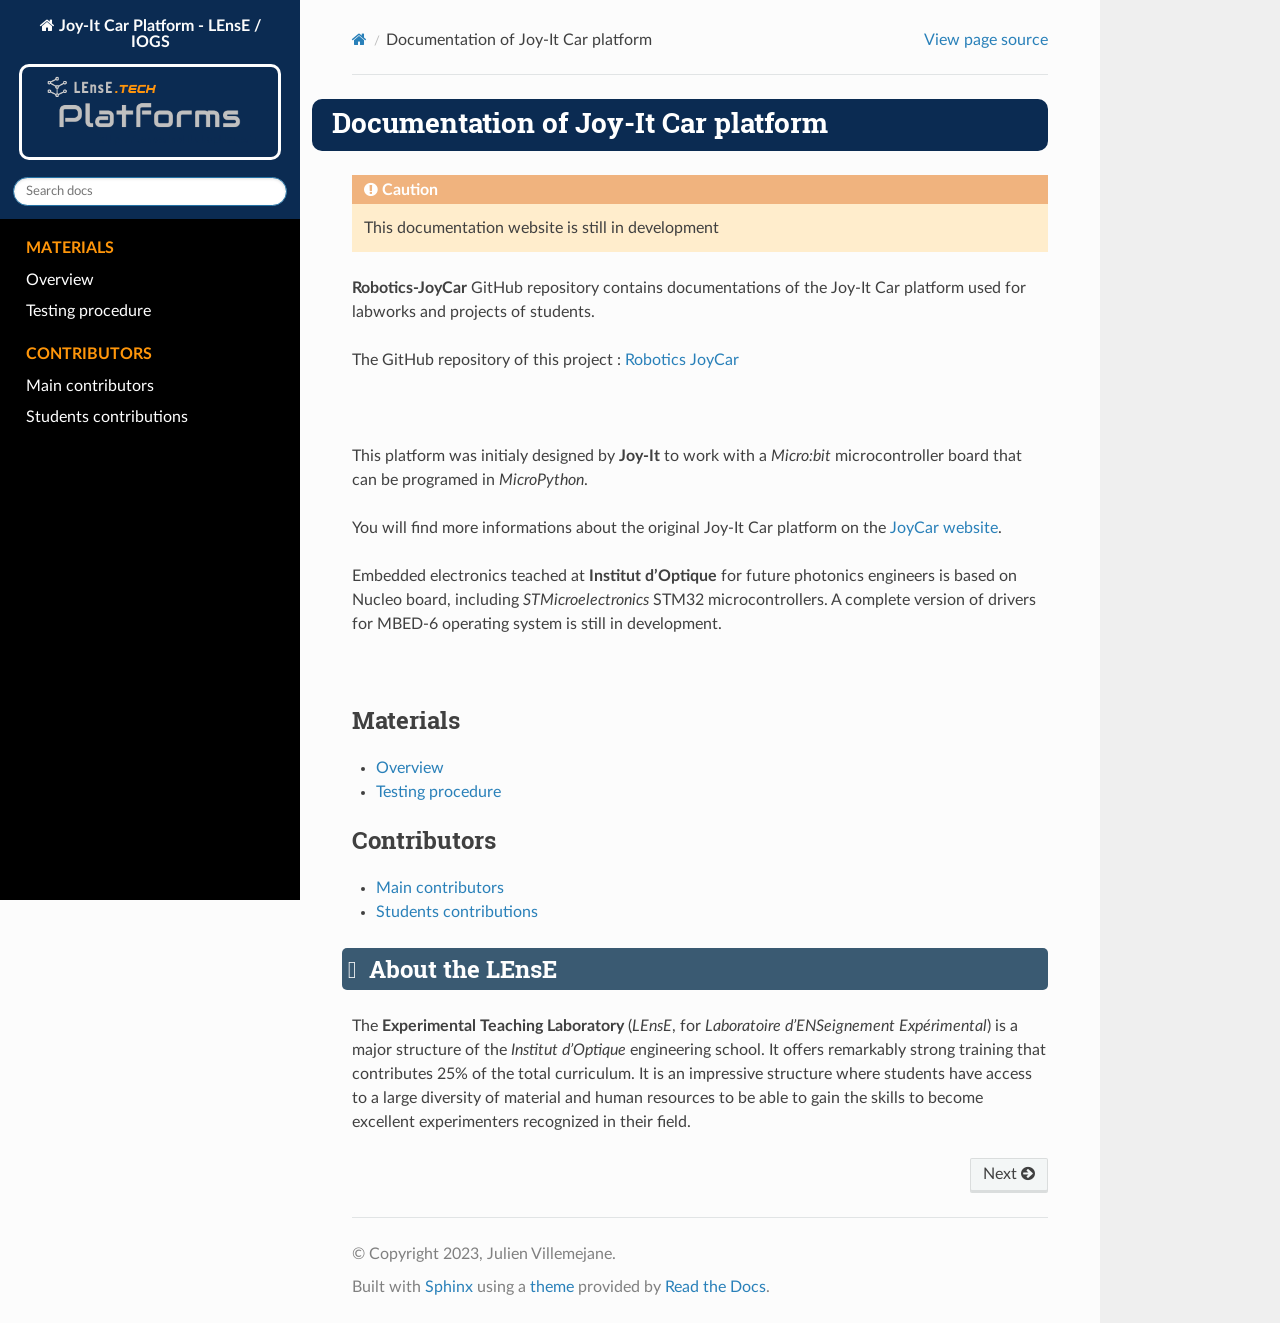
<file: index.html>
<!DOCTYPE html>
<html class="writer-html5" lang="en" data-content_root="./">
<head>
  <meta charset="utf-8" /><meta name="viewport" content="width=device-width, initial-scale=1" />

  <meta name="viewport" content="width=device-width, initial-scale=1.0" />
  <title>Documentation of Joy-It Car platform &mdash; Joy-It Car Platform - LEnsE / IOGS 0.1 documentation</title>
      <link rel="stylesheet" type="text/css" href="_static/pygments.css?v=b86133f3" />
      <link rel="stylesheet" type="text/css" href="_static/css/theme.css?v=e59714d7" />
      <link rel="stylesheet" type="text/css" href="_static/css/lense-platforms.css?v=64eb0f87" />
      <link rel="stylesheet" type="text/css" href="_static/css/links.css?v=7a4609b2" />
      <link rel="stylesheet" type="text/css" href="https://iogs-lense.github.io/lense.tech/assets/css/fontawesome/css/all.css" />

  
      <script src="_static/jquery.js?v=5d32c60e"></script>
      <script src="_static/_sphinx_javascript_frameworks_compat.js?v=2cd50e6c"></script>
      <script src="_static/documentation_options.js?v=2709fde1"></script>
      <script src="_static/doctools.js?v=9bcbadda"></script>
      <script src="_static/sphinx_highlight.js?v=dc90522c"></script>
    <script src="_static/js/theme.js"></script>
    <link rel="index" title="Index" href="genindex.html" />
    <link rel="search" title="Search" href="search.html" />
    <link rel="next" title="Overview of the platform" href="contents/material_overview.html" /> 
</head>

<body class="wy-body-for-nav"> 
  <div class="wy-grid-for-nav">
    <nav data-toggle="wy-nav-shift" class="wy-nav-side">
      <div class="wy-side-scroll">
        <div class="wy-side-nav-search" >

          
          
          <a href="#" class="icon icon-home">
            Joy-It Car Platform - LEnsE / IOGS
              <img src="_static/logo-platforms_git.png" class="logo" alt="Logo"/>
          </a>
<div role="search">
  <form id="rtd-search-form" class="wy-form" action="search.html" method="get">
    <input type="text" name="q" placeholder="Search docs" aria-label="Search docs" />
    <input type="hidden" name="check_keywords" value="yes" />
    <input type="hidden" name="area" value="default" />
  </form>
</div>
        </div><div class="wy-menu wy-menu-vertical" data-spy="affix" role="navigation" aria-label="Navigation menu">
              <p class="caption" role="heading"><span class="caption-text">Materials</span></p>
<ul>
<li class="toctree-l1"><a class="reference internal" href="contents/material_overview.html">     Overview</a></li>
<li class="toctree-l1"><a class="reference internal" href="contents/material_testing.html">     Testing procedure</a></li>
</ul>
<p class="caption" role="heading"><span class="caption-text">Contributors</span></p>
<ul>
<li class="toctree-l1"><a class="reference internal" href="contents/main_contributors.html">     Main contributors</a></li>
<li class="toctree-l1"><a class="reference internal" href="contents/other_contributors.html">     Students contributions</a></li>
</ul>

        </div>
      </div>
    </nav>

    <section data-toggle="wy-nav-shift" class="wy-nav-content-wrap"><nav class="wy-nav-top" aria-label="Mobile navigation menu" >
          <i data-toggle="wy-nav-top" class="fa fa-bars"></i>
          <a href="#">Joy-It Car Platform - LEnsE / IOGS</a>
      </nav>

      <div class="wy-nav-content">
        <div class="rst-content">
          <div role="navigation" aria-label="Page navigation">
  <ul class="wy-breadcrumbs">
      <li><a href="#" class="icon icon-home" aria-label="Home"></a></li>
      <li class="breadcrumb-item active">Documentation of Joy-It Car platform</li>
      <li class="wy-breadcrumbs-aside">
            <a href="_sources/index.rst.txt" rel="nofollow"> View page source</a>
      </li>
  </ul>
  <hr/>
</div>
          <div role="main" class="document" itemscope="itemscope" itemtype="http://schema.org/Article">
           <div itemprop="articleBody">
             
  <section id="documentation-of-joy-it-car-platform">
<h1>Documentation of Joy-It Car platform<a class="headerlink" href="#documentation-of-joy-it-car-platform" title="Link to this heading"></a></h1>
<div class="admonition caution">
<p class="admonition-title">Caution</p>
<p>This documentation website is still in development</p>
</div>
<p><strong>Robotics-JoyCar</strong> GitHub repository contains documentations of the Joy-It Car platform used for labworks and projects of students.</p>
<p>The GitHub repository of this project : <a class="reference external" href="https://github.com/IOGS-LEnsE/robotics-joycar">Robotics JoyCar</a></p>
<div class="line-block">
<div class="line"><br /></div>
</div>
<p>This platform was initialy designed by <strong>Joy-It</strong> to work with a <em>Micro:bit</em> microcontroller board that can be programed in <em>MicroPython</em>.</p>
<p>You will find more informations about the original Joy-It Car platform on the <a class="reference external" href="https://joycar.joy-it.net/en/">JoyCar website</a>.</p>
<p>Embedded electronics teached at <strong>Institut d’Optique</strong> for future photonics engineers is based on Nucleo board, including <em>STMicroelectronics</em> STM32 microcontrollers.
A complete version of drivers for MBED-6 operating system is still in development.</p>
<div class="line-block">
<div class="line"><br /></div>
</div>
<div class="toctree-wrapper compound">
<p class="caption" role="heading"><span class="caption-text">Materials</span></p>
<ul>
<li class="toctree-l1"><a class="reference internal" href="contents/material_overview.html">     Overview</a></li>
<li class="toctree-l1"><a class="reference internal" href="contents/material_testing.html">     Testing procedure</a></li>
</ul>
</div>
<div class="toctree-wrapper compound">
</div>
<div class="toctree-wrapper compound">
<p class="caption" role="heading"><span class="caption-text">Contributors</span></p>
<ul>
<li class="toctree-l1"><a class="reference internal" href="contents/main_contributors.html">     Main contributors</a></li>
<li class="toctree-l1"><a class="reference internal" href="contents/other_contributors.html">     Students contributions</a></li>
</ul>
</div>
<section id="about-the-lense">
<h2>About the LEnsE<a class="headerlink" href="#about-the-lense" title="Link to this heading"></a></h2>
<p>The <strong>Experimental Teaching Laboratory</strong> (<em>LEnsE</em>, for <em>Laboratoire d’ENSeignement Expérimental</em>) is a major structure of the <em>Institut d’Optique</em> engineering school. It offers remarkably strong training that contributes 25% of the total curriculum. It is an impressive structure where students have access to a large diversity of material and human resources to be able to gain the skills to become excellent experimenters recognized in their field.</p>
</section>
</section>


           </div>
          </div>
          <footer><div class="rst-footer-buttons" role="navigation" aria-label="Footer">
        <a href="contents/material_overview.html" class="btn btn-neutral float-right" title="Overview of the platform" accesskey="n" rel="next">Next <span class="fa fa-arrow-circle-right" aria-hidden="true"></span></a>
    </div>

  <hr/>

  <div role="contentinfo">
    <p>&#169; Copyright 2023, Julien Villemejane.</p>
  </div>

  Built with <a href="https://www.sphinx-doc.org/">Sphinx</a> using a
    <a href="https://github.com/readthedocs/sphinx_rtd_theme">theme</a>
    provided by <a href="https://readthedocs.org">Read the Docs</a>.
   

</footer>
        </div>
      </div>
    </section>
  </div>
  <script>
      jQuery(function () {
          SphinxRtdTheme.Navigation.enable(true);
      });
  </script> 

</body>
</html>
</file>
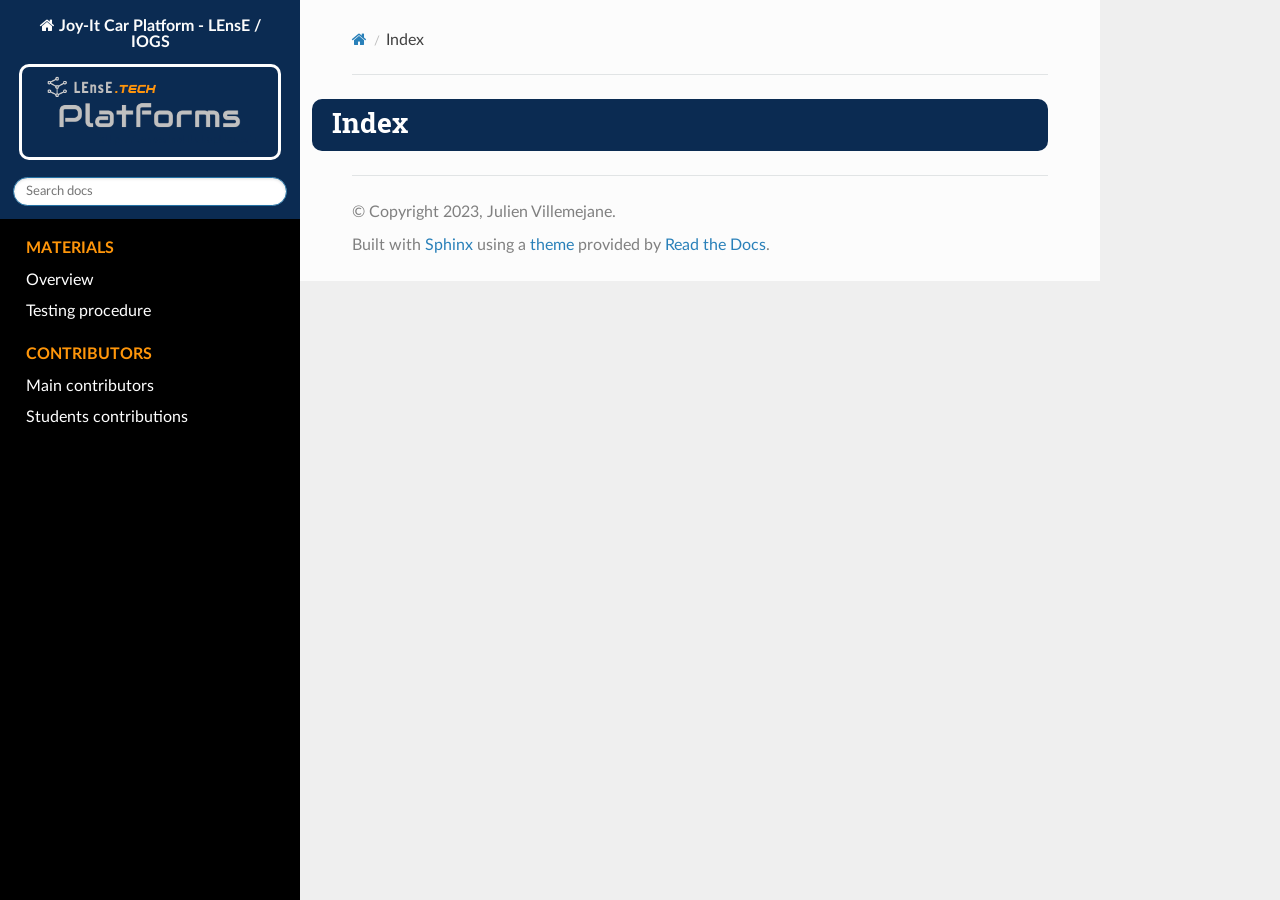
<file: genindex.html>
<!DOCTYPE html>
<html class="writer-html5" lang="en" data-content_root="./">
<head>
  <meta charset="utf-8" />
  <meta name="viewport" content="width=device-width, initial-scale=1.0" />
  <title>Index &mdash; Joy-It Car Platform - LEnsE / IOGS 0.1 documentation</title>
      <link rel="stylesheet" type="text/css" href="_static/pygments.css?v=b86133f3" />
      <link rel="stylesheet" type="text/css" href="_static/css/theme.css?v=e59714d7" />
      <link rel="stylesheet" type="text/css" href="_static/css/lense-platforms.css?v=64eb0f87" />
      <link rel="stylesheet" type="text/css" href="_static/css/links.css?v=7a4609b2" />
      <link rel="stylesheet" type="text/css" href="https://iogs-lense.github.io/lense.tech/assets/css/fontawesome/css/all.css" />

  
      <script src="_static/jquery.js?v=5d32c60e"></script>
      <script src="_static/_sphinx_javascript_frameworks_compat.js?v=2cd50e6c"></script>
      <script src="_static/documentation_options.js?v=2709fde1"></script>
      <script src="_static/doctools.js?v=9bcbadda"></script>
      <script src="_static/sphinx_highlight.js?v=dc90522c"></script>
    <script src="_static/js/theme.js"></script>
    <link rel="index" title="Index" href="#" />
    <link rel="search" title="Search" href="search.html" /> 
</head>

<body class="wy-body-for-nav"> 
  <div class="wy-grid-for-nav">
    <nav data-toggle="wy-nav-shift" class="wy-nav-side">
      <div class="wy-side-scroll">
        <div class="wy-side-nav-search" >

          
          
          <a href="index.html" class="icon icon-home">
            Joy-It Car Platform - LEnsE / IOGS
              <img src="_static/logo-platforms_git.png" class="logo" alt="Logo"/>
          </a>
<div role="search">
  <form id="rtd-search-form" class="wy-form" action="search.html" method="get">
    <input type="text" name="q" placeholder="Search docs" aria-label="Search docs" />
    <input type="hidden" name="check_keywords" value="yes" />
    <input type="hidden" name="area" value="default" />
  </form>
</div>
        </div><div class="wy-menu wy-menu-vertical" data-spy="affix" role="navigation" aria-label="Navigation menu">
              <p class="caption" role="heading"><span class="caption-text">Materials</span></p>
<ul>
<li class="toctree-l1"><a class="reference internal" href="contents/material_overview.html">     Overview</a></li>
<li class="toctree-l1"><a class="reference internal" href="contents/material_testing.html">     Testing procedure</a></li>
</ul>
<p class="caption" role="heading"><span class="caption-text">Contributors</span></p>
<ul>
<li class="toctree-l1"><a class="reference internal" href="contents/main_contributors.html">     Main contributors</a></li>
<li class="toctree-l1"><a class="reference internal" href="contents/other_contributors.html">     Students contributions</a></li>
</ul>

        </div>
      </div>
    </nav>

    <section data-toggle="wy-nav-shift" class="wy-nav-content-wrap"><nav class="wy-nav-top" aria-label="Mobile navigation menu" >
          <i data-toggle="wy-nav-top" class="fa fa-bars"></i>
          <a href="index.html">Joy-It Car Platform - LEnsE / IOGS</a>
      </nav>

      <div class="wy-nav-content">
        <div class="rst-content">
          <div role="navigation" aria-label="Page navigation">
  <ul class="wy-breadcrumbs">
      <li><a href="index.html" class="icon icon-home" aria-label="Home"></a></li>
      <li class="breadcrumb-item active">Index</li>
      <li class="wy-breadcrumbs-aside">
      </li>
  </ul>
  <hr/>
</div>
          <div role="main" class="document" itemscope="itemscope" itemtype="http://schema.org/Article">
           <div itemprop="articleBody">
             

<h1 id="index">Index</h1>

<div class="genindex-jumpbox">
 
</div>


           </div>
          </div>
          <footer>

  <hr/>

  <div role="contentinfo">
    <p>&#169; Copyright 2023, Julien Villemejane.</p>
  </div>

  Built with <a href="https://www.sphinx-doc.org/">Sphinx</a> using a
    <a href="https://github.com/readthedocs/sphinx_rtd_theme">theme</a>
    provided by <a href="https://readthedocs.org">Read the Docs</a>.
   

</footer>
        </div>
      </div>
    </section>
  </div>
  <script>
      jQuery(function () {
          SphinxRtdTheme.Navigation.enable(true);
      });
  </script> 

</body>
</html>
</file>
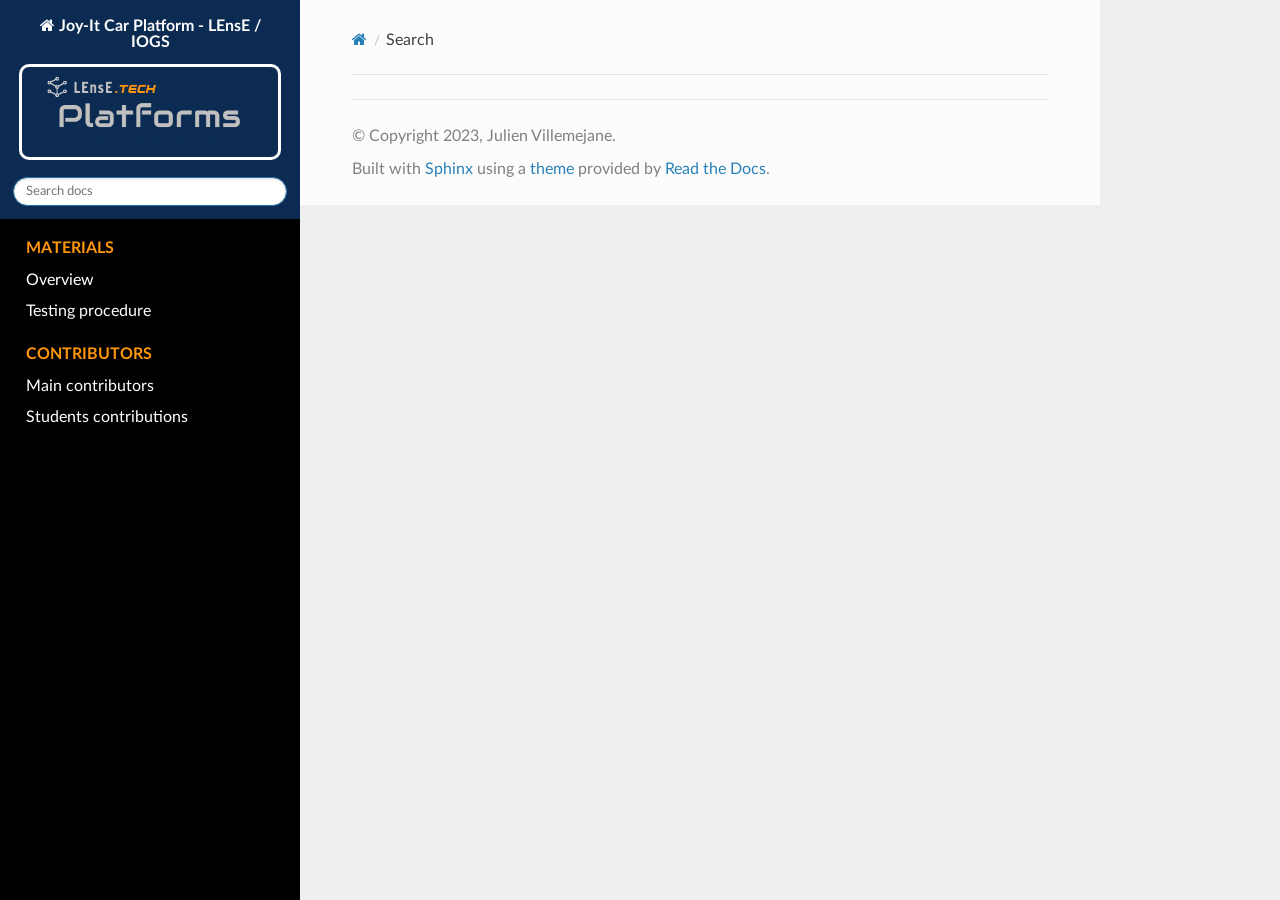
<file: search.html>
<!DOCTYPE html>
<html class="writer-html5" lang="en" data-content_root="./">
<head>
  <meta charset="utf-8" />
  <meta name="viewport" content="width=device-width, initial-scale=1.0" />
  <title>Search &mdash; Joy-It Car Platform - LEnsE / IOGS 0.1 documentation</title>
      <link rel="stylesheet" type="text/css" href="_static/pygments.css?v=b86133f3" />
      <link rel="stylesheet" type="text/css" href="_static/css/theme.css?v=e59714d7" />
      <link rel="stylesheet" type="text/css" href="_static/css/lense-platforms.css?v=64eb0f87" />
      <link rel="stylesheet" type="text/css" href="_static/css/links.css?v=7a4609b2" />
      <link rel="stylesheet" type="text/css" href="https://iogs-lense.github.io/lense.tech/assets/css/fontawesome/css/all.css" />

  
    
      <script src="_static/jquery.js?v=5d32c60e"></script>
      <script src="_static/_sphinx_javascript_frameworks_compat.js?v=2cd50e6c"></script>
      <script src="_static/documentation_options.js?v=2709fde1"></script>
      <script src="_static/doctools.js?v=9bcbadda"></script>
      <script src="_static/sphinx_highlight.js?v=dc90522c"></script>
    <script src="_static/js/theme.js"></script>
    <script src="_static/searchtools.js"></script>
    <script src="_static/language_data.js"></script>
    <link rel="index" title="Index" href="genindex.html" />
    <link rel="search" title="Search" href="#" /> 
</head>

<body class="wy-body-for-nav"> 
  <div class="wy-grid-for-nav">
    <nav data-toggle="wy-nav-shift" class="wy-nav-side">
      <div class="wy-side-scroll">
        <div class="wy-side-nav-search" >

          
          
          <a href="index.html" class="icon icon-home">
            Joy-It Car Platform - LEnsE / IOGS
              <img src="_static/logo-platforms_git.png" class="logo" alt="Logo"/>
          </a>
<div role="search">
  <form id="rtd-search-form" class="wy-form" action="#" method="get">
    <input type="text" name="q" placeholder="Search docs" aria-label="Search docs" />
    <input type="hidden" name="check_keywords" value="yes" />
    <input type="hidden" name="area" value="default" />
  </form>
</div>
        </div><div class="wy-menu wy-menu-vertical" data-spy="affix" role="navigation" aria-label="Navigation menu">
              <p class="caption" role="heading"><span class="caption-text">Materials</span></p>
<ul>
<li class="toctree-l1"><a class="reference internal" href="contents/material_overview.html">     Overview</a></li>
<li class="toctree-l1"><a class="reference internal" href="contents/material_testing.html">     Testing procedure</a></li>
</ul>
<p class="caption" role="heading"><span class="caption-text">Contributors</span></p>
<ul>
<li class="toctree-l1"><a class="reference internal" href="contents/main_contributors.html">     Main contributors</a></li>
<li class="toctree-l1"><a class="reference internal" href="contents/other_contributors.html">     Students contributions</a></li>
</ul>

        </div>
      </div>
    </nav>

    <section data-toggle="wy-nav-shift" class="wy-nav-content-wrap"><nav class="wy-nav-top" aria-label="Mobile navigation menu" >
          <i data-toggle="wy-nav-top" class="fa fa-bars"></i>
          <a href="index.html">Joy-It Car Platform - LEnsE / IOGS</a>
      </nav>

      <div class="wy-nav-content">
        <div class="rst-content">
          <div role="navigation" aria-label="Page navigation">
  <ul class="wy-breadcrumbs">
      <li><a href="index.html" class="icon icon-home" aria-label="Home"></a></li>
      <li class="breadcrumb-item active">Search</li>
      <li class="wy-breadcrumbs-aside">
      </li>
  </ul>
  <hr/>
</div>
          <div role="main" class="document" itemscope="itemscope" itemtype="http://schema.org/Article">
           <div itemprop="articleBody">
             
  <noscript>
  <div id="fallback" class="admonition warning">
    <p class="last">
      Please activate JavaScript to enable the search functionality.
    </p>
  </div>
  </noscript>

  
  <div id="search-results">
  
  </div>

           </div>
          </div>
          <footer>

  <hr/>

  <div role="contentinfo">
    <p>&#169; Copyright 2023, Julien Villemejane.</p>
  </div>

  Built with <a href="https://www.sphinx-doc.org/">Sphinx</a> using a
    <a href="https://github.com/readthedocs/sphinx_rtd_theme">theme</a>
    provided by <a href="https://readthedocs.org">Read the Docs</a>.
   

</footer>
        </div>
      </div>
    </section>
  </div>
  <script>
      jQuery(function () {
          SphinxRtdTheme.Navigation.enable(true);
      });
  </script>
  <script>
    jQuery(function() { Search.loadIndex("searchindex.js"); });
  </script>
  
  <script id="searchindexloader"></script>
   


</body>
</html>
</file>
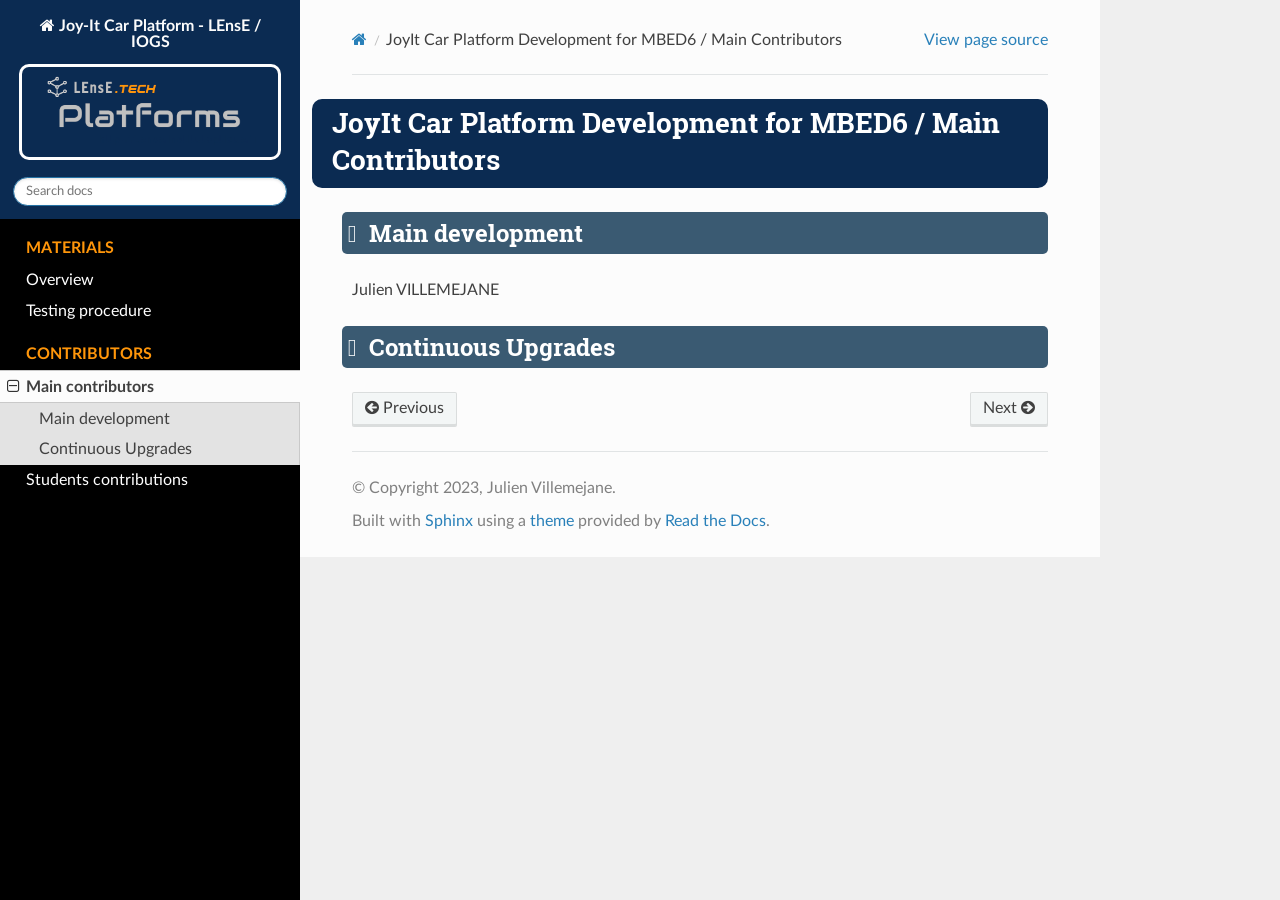
<file: contents/main_contributors.html>
<!DOCTYPE html>
<html class="writer-html5" lang="en" data-content_root="../">
<head>
  <meta charset="utf-8" /><meta name="viewport" content="width=device-width, initial-scale=1" />

  <meta name="viewport" content="width=device-width, initial-scale=1.0" />
  <title>JoyIt Car Platform Development for MBED6 / Main Contributors &mdash; Joy-It Car Platform - LEnsE / IOGS 0.1 documentation</title>
      <link rel="stylesheet" type="text/css" href="../_static/pygments.css?v=b86133f3" />
      <link rel="stylesheet" type="text/css" href="../_static/css/theme.css?v=e59714d7" />
      <link rel="stylesheet" type="text/css" href="../_static/css/lense-platforms.css?v=64eb0f87" />
      <link rel="stylesheet" type="text/css" href="../_static/css/links.css?v=7a4609b2" />
      <link rel="stylesheet" type="text/css" href="https://iogs-lense.github.io/lense.tech/assets/css/fontawesome/css/all.css" />

  
      <script src="../_static/jquery.js?v=5d32c60e"></script>
      <script src="../_static/_sphinx_javascript_frameworks_compat.js?v=2cd50e6c"></script>
      <script src="../_static/documentation_options.js?v=2709fde1"></script>
      <script src="../_static/doctools.js?v=9bcbadda"></script>
      <script src="../_static/sphinx_highlight.js?v=dc90522c"></script>
    <script src="../_static/js/theme.js"></script>
    <link rel="index" title="Index" href="../genindex.html" />
    <link rel="search" title="Search" href="../search.html" />
    <link rel="next" title="Light Source Radiant Intensity Measuring Platform" href="other_contributors.html" />
    <link rel="prev" title="Machine Vision Testing procedures" href="material_testing.html" /> 
</head>

<body class="wy-body-for-nav"> 
  <div class="wy-grid-for-nav">
    <nav data-toggle="wy-nav-shift" class="wy-nav-side">
      <div class="wy-side-scroll">
        <div class="wy-side-nav-search" >

          
          
          <a href="../index.html" class="icon icon-home">
            Joy-It Car Platform - LEnsE / IOGS
              <img src="../_static/logo-platforms_git.png" class="logo" alt="Logo"/>
          </a>
<div role="search">
  <form id="rtd-search-form" class="wy-form" action="../search.html" method="get">
    <input type="text" name="q" placeholder="Search docs" aria-label="Search docs" />
    <input type="hidden" name="check_keywords" value="yes" />
    <input type="hidden" name="area" value="default" />
  </form>
</div>
        </div><div class="wy-menu wy-menu-vertical" data-spy="affix" role="navigation" aria-label="Navigation menu">
              <p class="caption" role="heading"><span class="caption-text">Materials</span></p>
<ul>
<li class="toctree-l1"><a class="reference internal" href="material_overview.html">     Overview</a></li>
<li class="toctree-l1"><a class="reference internal" href="material_testing.html">     Testing procedure</a></li>
</ul>
<p class="caption" role="heading"><span class="caption-text">Contributors</span></p>
<ul class="current">
<li class="toctree-l1 current"><a class="current reference internal" href="#">     Main contributors</a><ul>
<li class="toctree-l2"><a class="reference internal" href="#main-development">Main development</a></li>
<li class="toctree-l2"><a class="reference internal" href="#continuous-upgrades">Continuous Upgrades</a></li>
</ul>
</li>
<li class="toctree-l1"><a class="reference internal" href="other_contributors.html">     Students contributions</a></li>
</ul>

        </div>
      </div>
    </nav>

    <section data-toggle="wy-nav-shift" class="wy-nav-content-wrap"><nav class="wy-nav-top" aria-label="Mobile navigation menu" >
          <i data-toggle="wy-nav-top" class="fa fa-bars"></i>
          <a href="../index.html">Joy-It Car Platform - LEnsE / IOGS</a>
      </nav>

      <div class="wy-nav-content">
        <div class="rst-content">
          <div role="navigation" aria-label="Page navigation">
  <ul class="wy-breadcrumbs">
      <li><a href="../index.html" class="icon icon-home" aria-label="Home"></a></li>
      <li class="breadcrumb-item active">JoyIt Car Platform Development for MBED6 / Main Contributors</li>
      <li class="wy-breadcrumbs-aside">
            <a href="../_sources/contents/main_contributors.rst.txt" rel="nofollow"> View page source</a>
      </li>
  </ul>
  <hr/>
</div>
          <div role="main" class="document" itemscope="itemscope" itemtype="http://schema.org/Article">
           <div itemprop="articleBody">
             
  <section id="joyit-car-platform-development-for-mbed6-main-contributors">
<h1>JoyIt Car Platform Development for MBED6 / Main Contributors<a class="headerlink" href="#joyit-car-platform-development-for-mbed6-main-contributors" title="Link to this heading"></a></h1>
<section id="main-development">
<h2>Main development<a class="headerlink" href="#main-development" title="Link to this heading"></a></h2>
<p>Julien VILLEMEJANE</p>
</section>
<section id="continuous-upgrades">
<h2>Continuous Upgrades<a class="headerlink" href="#continuous-upgrades" title="Link to this heading"></a></h2>
</section>
</section>


           </div>
          </div>
          <footer><div class="rst-footer-buttons" role="navigation" aria-label="Footer">
        <a href="material_testing.html" class="btn btn-neutral float-left" title="Machine Vision Testing procedures" accesskey="p" rel="prev"><span class="fa fa-arrow-circle-left" aria-hidden="true"></span> Previous</a>
        <a href="other_contributors.html" class="btn btn-neutral float-right" title="Light Source Radiant Intensity Measuring Platform" accesskey="n" rel="next">Next <span class="fa fa-arrow-circle-right" aria-hidden="true"></span></a>
    </div>

  <hr/>

  <div role="contentinfo">
    <p>&#169; Copyright 2023, Julien Villemejane.</p>
  </div>

  Built with <a href="https://www.sphinx-doc.org/">Sphinx</a> using a
    <a href="https://github.com/readthedocs/sphinx_rtd_theme">theme</a>
    provided by <a href="https://readthedocs.org">Read the Docs</a>.
   

</footer>
        </div>
      </div>
    </section>
  </div>
  <script>
      jQuery(function () {
          SphinxRtdTheme.Navigation.enable(true);
      });
  </script> 

</body>
</html>
</file>
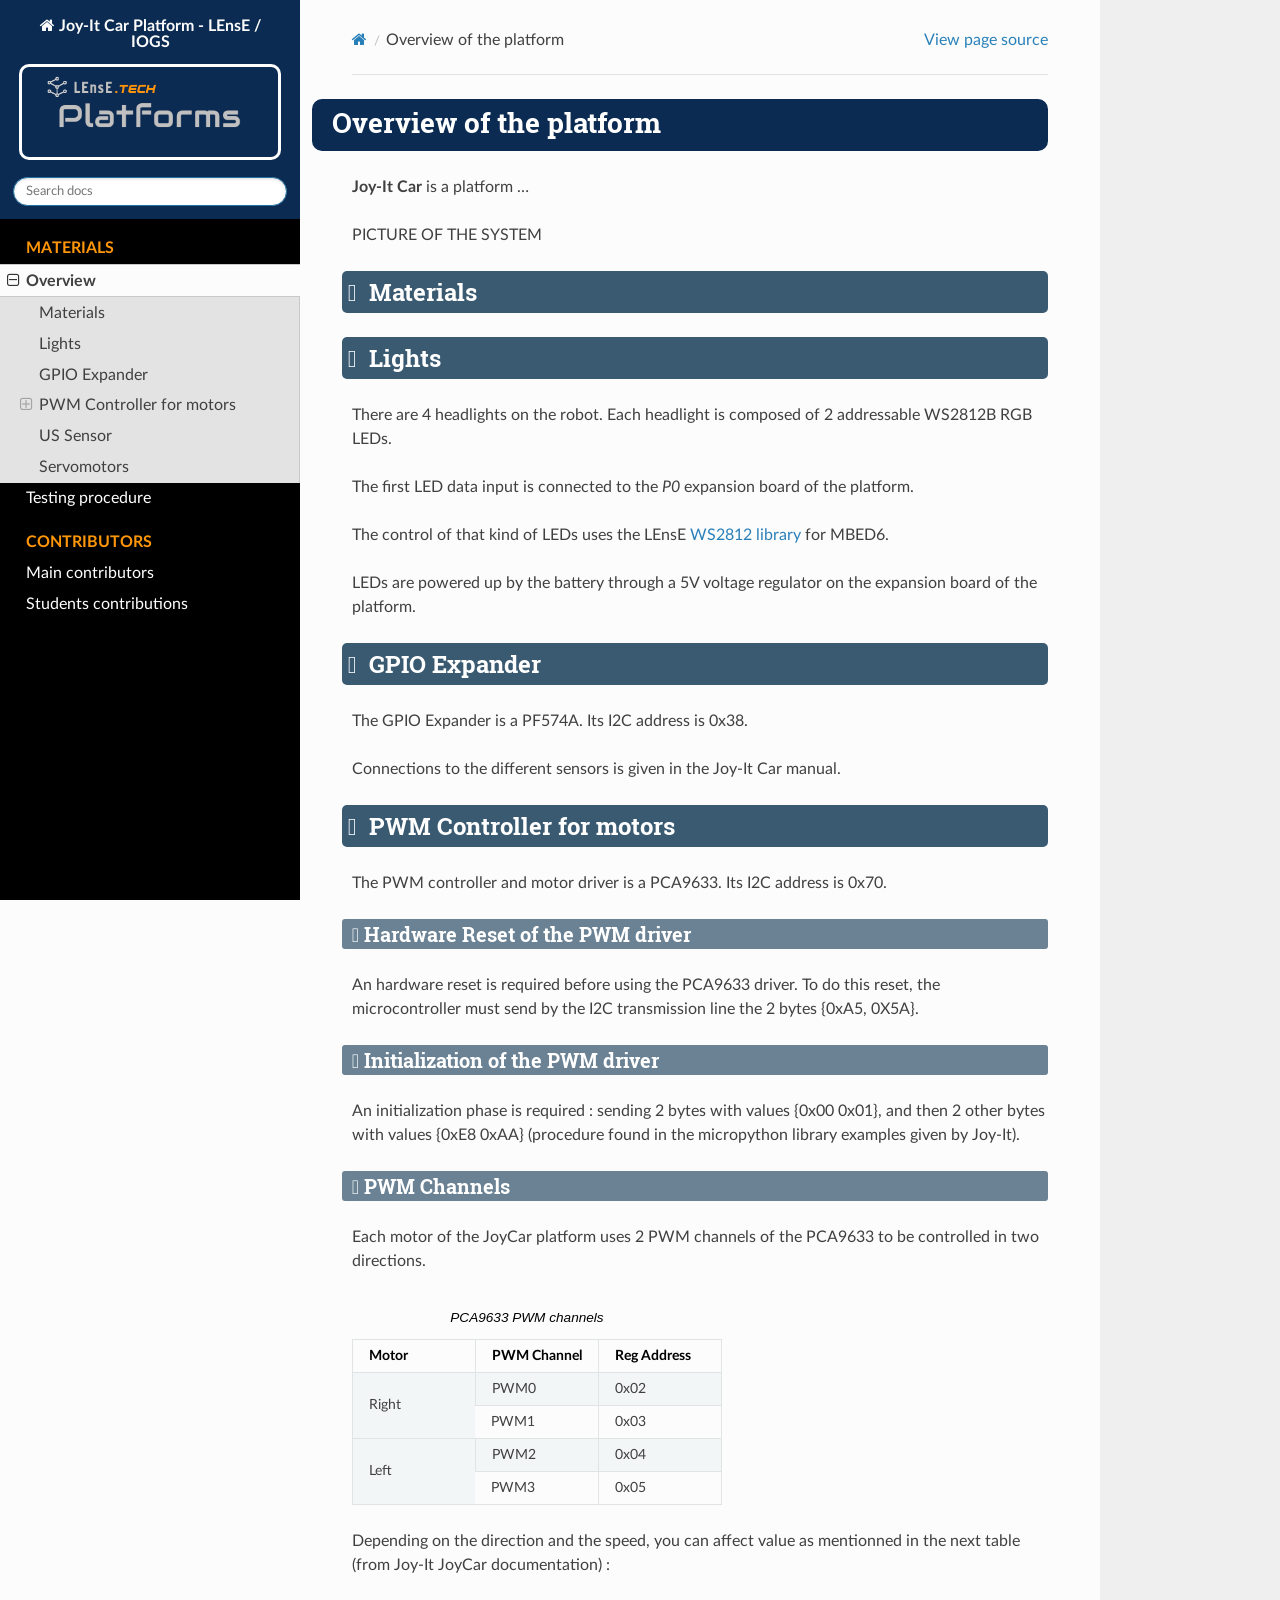
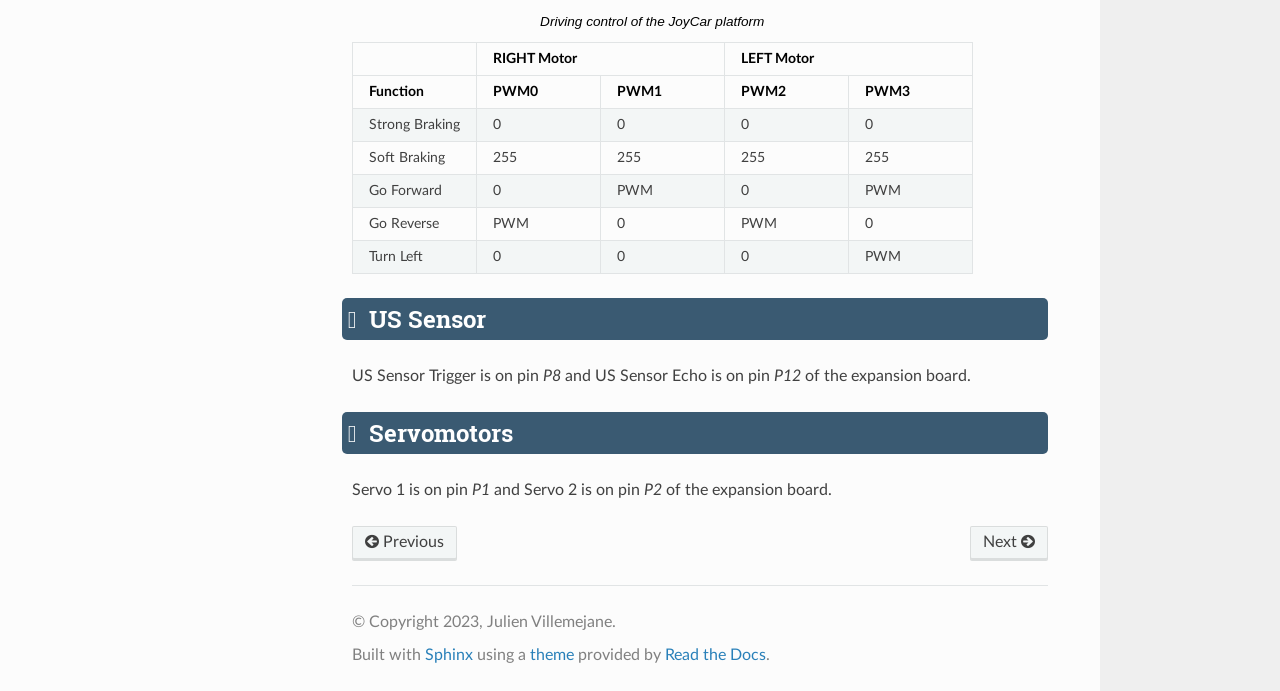
<file: contents/material_overview.html>
<!DOCTYPE html>
<html class="writer-html5" lang="en" data-content_root="../">
<head>
  <meta charset="utf-8" /><meta name="viewport" content="width=device-width, initial-scale=1" />

  <meta name="viewport" content="width=device-width, initial-scale=1.0" />
  <title>Overview of the platform &mdash; Joy-It Car Platform - LEnsE / IOGS 0.1 documentation</title>
      <link rel="stylesheet" type="text/css" href="../_static/pygments.css?v=b86133f3" />
      <link rel="stylesheet" type="text/css" href="../_static/css/theme.css?v=e59714d7" />
      <link rel="stylesheet" type="text/css" href="../_static/css/lense-platforms.css?v=64eb0f87" />
      <link rel="stylesheet" type="text/css" href="../_static/css/links.css?v=7a4609b2" />
      <link rel="stylesheet" type="text/css" href="https://iogs-lense.github.io/lense.tech/assets/css/fontawesome/css/all.css" />

  
      <script src="../_static/jquery.js?v=5d32c60e"></script>
      <script src="../_static/_sphinx_javascript_frameworks_compat.js?v=2cd50e6c"></script>
      <script src="../_static/documentation_options.js?v=2709fde1"></script>
      <script src="../_static/doctools.js?v=9bcbadda"></script>
      <script src="../_static/sphinx_highlight.js?v=dc90522c"></script>
    <script src="../_static/js/theme.js"></script>
    <link rel="index" title="Index" href="../genindex.html" />
    <link rel="search" title="Search" href="../search.html" />
    <link rel="next" title="Machine Vision Testing procedures" href="material_testing.html" />
    <link rel="prev" title="Documentation of Joy-It Car platform" href="../index.html" /> 
</head>

<body class="wy-body-for-nav"> 
  <div class="wy-grid-for-nav">
    <nav data-toggle="wy-nav-shift" class="wy-nav-side">
      <div class="wy-side-scroll">
        <div class="wy-side-nav-search" >

          
          
          <a href="../index.html" class="icon icon-home">
            Joy-It Car Platform - LEnsE / IOGS
              <img src="../_static/logo-platforms_git.png" class="logo" alt="Logo"/>
          </a>
<div role="search">
  <form id="rtd-search-form" class="wy-form" action="../search.html" method="get">
    <input type="text" name="q" placeholder="Search docs" aria-label="Search docs" />
    <input type="hidden" name="check_keywords" value="yes" />
    <input type="hidden" name="area" value="default" />
  </form>
</div>
        </div><div class="wy-menu wy-menu-vertical" data-spy="affix" role="navigation" aria-label="Navigation menu">
              <p class="caption" role="heading"><span class="caption-text">Materials</span></p>
<ul class="current">
<li class="toctree-l1 current"><a class="current reference internal" href="#">     Overview</a><ul>
<li class="toctree-l2"><a class="reference internal" href="#materials">Materials</a></li>
<li class="toctree-l2"><a class="reference internal" href="#lights">Lights</a></li>
<li class="toctree-l2"><a class="reference internal" href="#gpio-expander">GPIO Expander</a></li>
<li class="toctree-l2"><a class="reference internal" href="#pwm-controller-for-motors">PWM Controller for motors</a><ul>
<li class="toctree-l3"><a class="reference internal" href="#hardware-reset-of-the-pwm-driver">Hardware Reset of the PWM driver</a></li>
<li class="toctree-l3"><a class="reference internal" href="#initialization-of-the-pwm-driver">Initialization of the PWM driver</a></li>
<li class="toctree-l3"><a class="reference internal" href="#pwm-channels">PWM Channels</a></li>
</ul>
</li>
<li class="toctree-l2"><a class="reference internal" href="#us-sensor">US Sensor</a></li>
<li class="toctree-l2"><a class="reference internal" href="#servomotors">Servomotors</a></li>
</ul>
</li>
<li class="toctree-l1"><a class="reference internal" href="material_testing.html">     Testing procedure</a></li>
</ul>
<p class="caption" role="heading"><span class="caption-text">Contributors</span></p>
<ul>
<li class="toctree-l1"><a class="reference internal" href="main_contributors.html">     Main contributors</a></li>
<li class="toctree-l1"><a class="reference internal" href="other_contributors.html">     Students contributions</a></li>
</ul>

        </div>
      </div>
    </nav>

    <section data-toggle="wy-nav-shift" class="wy-nav-content-wrap"><nav class="wy-nav-top" aria-label="Mobile navigation menu" >
          <i data-toggle="wy-nav-top" class="fa fa-bars"></i>
          <a href="../index.html">Joy-It Car Platform - LEnsE / IOGS</a>
      </nav>

      <div class="wy-nav-content">
        <div class="rst-content">
          <div role="navigation" aria-label="Page navigation">
  <ul class="wy-breadcrumbs">
      <li><a href="../index.html" class="icon icon-home" aria-label="Home"></a></li>
      <li class="breadcrumb-item active">Overview of the platform</li>
      <li class="wy-breadcrumbs-aside">
            <a href="../_sources/contents/material_overview.rst.txt" rel="nofollow"> View page source</a>
      </li>
  </ul>
  <hr/>
</div>
          <div role="main" class="document" itemscope="itemscope" itemtype="http://schema.org/Article">
           <div itemprop="articleBody">
             
  <section id="overview-of-the-platform">
<h1>Overview of the platform<a class="headerlink" href="#overview-of-the-platform" title="Link to this heading"></a></h1>
<p><strong>Joy-It Car</strong> is a platform …</p>
<p>PICTURE OF THE SYSTEM</p>
<section id="materials">
<h2>Materials<a class="headerlink" href="#materials" title="Link to this heading"></a></h2>
</section>
<section id="lights">
<h2>Lights<a class="headerlink" href="#lights" title="Link to this heading"></a></h2>
<p>There are 4 headlights on the robot. Each headlight is composed of 2 addressable WS2812B RGB LEDs.</p>
<p>The first LED data input is connected to the <em>P0</em> expansion board of the platform.</p>
<p>The control of that kind of LEDs uses the LEnsE <a class="reference external" href="https://github.com/IOGS-LEnsE-embedded/MBED6_SupOpLibraries/tree/main/WS2812">WS2812 library</a>  for MBED6.</p>
<p>LEDs are powered up by the battery through a 5V voltage regulator on the expansion board of the platform.</p>
</section>
<section id="gpio-expander">
<h2>GPIO Expander<a class="headerlink" href="#gpio-expander" title="Link to this heading"></a></h2>
<p>The GPIO Expander is a PF574A. Its I2C address is 0x38.</p>
<p>Connections to the different sensors is given in the Joy-It Car manual.</p>
</section>
<section id="pwm-controller-for-motors">
<h2>PWM Controller for motors<a class="headerlink" href="#pwm-controller-for-motors" title="Link to this heading"></a></h2>
<p>The PWM controller and motor driver is a PCA9633. Its I2C address is 0x70.</p>
<section id="hardware-reset-of-the-pwm-driver">
<h3>Hardware Reset of the PWM driver<a class="headerlink" href="#hardware-reset-of-the-pwm-driver" title="Link to this heading"></a></h3>
<p>An hardware reset is required before using the PCA9633 driver. To do this reset, the microcontroller must send by the I2C transmission line the 2 bytes {0xA5, 0X5A}.</p>
</section>
<section id="initialization-of-the-pwm-driver">
<h3>Initialization of the PWM driver<a class="headerlink" href="#initialization-of-the-pwm-driver" title="Link to this heading"></a></h3>
<p>An initialization phase is required : sending 2 bytes with values {0x00 0x01}, and then 2 other bytes with values {0xE8 0xAA} (procedure found in the micropython library examples given by Joy-It).</p>
</section>
<section id="pwm-channels">
<h3>PWM Channels<a class="headerlink" href="#pwm-channels" title="Link to this heading"></a></h3>
<p>Each motor of the JoyCar platform uses 2 PWM channels of the PCA9633 to be controlled in two directions.</p>
<table class="docutils align-default" id="id1">
<caption><span class="caption-text">PCA9633 PWM channels</span><a class="headerlink" href="#id1" title="Link to this table"></a></caption>
<colgroup>
<col style="width: 33.3%" />
<col style="width: 33.3%" />
<col style="width: 33.3%" />
</colgroup>
<thead>
<tr class="row-odd"><th class="head"><p>Motor</p></th>
<th class="head"><p>PWM Channel</p></th>
<th class="head"><p>Reg Address</p></th>
</tr>
</thead>
<tbody>
<tr class="row-even"><td rowspan="2"><p> Right</p></td>
<td><p>PWM0</p></td>
<td><p>0x02</p></td>
</tr>
<tr class="row-odd"><td><p>PWM1</p></td>
<td><p>0x03</p></td>
</tr>
<tr class="row-even"><td rowspan="2"><p> Left</p></td>
<td><p>PWM2</p></td>
<td><p>0x04</p></td>
</tr>
<tr class="row-odd"><td><p>PWM3</p></td>
<td><p>0x05</p></td>
</tr>
</tbody>
</table>
<p>Depending on the direction and the speed, you can affect value as mentionned in the next table (from Joy-It JoyCar documentation) :</p>
<table class="docutils align-default" id="id2">
<caption><span class="caption-text">Driving control of the JoyCar platform</span><a class="headerlink" href="#id2" title="Link to this table"></a></caption>
<colgroup>
<col style="width: 20.0%" />
<col style="width: 20.0%" />
<col style="width: 20.0%" />
<col style="width: 20.0%" />
<col style="width: 20.0%" />
</colgroup>
<thead>
<tr class="row-odd"><th class="head"></th>
<th class="head" colspan="2"><p> RIGHT Motor</p></th>
<th class="head" colspan="2"><p> LEFT Motor</p></th>
</tr>
<tr class="row-even"><th class="head"><p>Function</p></th>
<th class="head"><p>PWM0</p></th>
<th class="head"><p>PWM1</p></th>
<th class="head"><p>PWM2</p></th>
<th class="head"><p>PWM3</p></th>
</tr>
</thead>
<tbody>
<tr class="row-odd"><td><p>Strong Braking</p></td>
<td><p>0</p></td>
<td><p>0</p></td>
<td><p>0</p></td>
<td><p>0</p></td>
</tr>
<tr class="row-even"><td><p>Soft Braking</p></td>
<td><p>255</p></td>
<td><p>255</p></td>
<td><p>255</p></td>
<td><p>255</p></td>
</tr>
<tr class="row-odd"><td><p>Go Forward</p></td>
<td><p>0</p></td>
<td><p>PWM</p></td>
<td><p>0</p></td>
<td><p>PWM</p></td>
</tr>
<tr class="row-even"><td><p>Go Reverse</p></td>
<td><p>PWM</p></td>
<td><p>0</p></td>
<td><p>PWM</p></td>
<td><p>0</p></td>
</tr>
<tr class="row-odd"><td><p>Turn Left</p></td>
<td><p>0</p></td>
<td><p>0</p></td>
<td><p>0</p></td>
<td><p>PWM</p></td>
</tr>
</tbody>
</table>
</section>
</section>
<section id="us-sensor">
<h2>US Sensor<a class="headerlink" href="#us-sensor" title="Link to this heading"></a></h2>
<p>US Sensor Trigger is on pin <em>P8</em> and US Sensor Echo is on pin <em>P12</em> of the expansion board.</p>
</section>
<section id="servomotors">
<h2>Servomotors<a class="headerlink" href="#servomotors" title="Link to this heading"></a></h2>
<p>Servo 1 is on pin <em>P1</em> and Servo 2 is on pin <em>P2</em> of the expansion board.</p>
</section>
</section>


           </div>
          </div>
          <footer><div class="rst-footer-buttons" role="navigation" aria-label="Footer">
        <a href="../index.html" class="btn btn-neutral float-left" title="Documentation of Joy-It Car platform" accesskey="p" rel="prev"><span class="fa fa-arrow-circle-left" aria-hidden="true"></span> Previous</a>
        <a href="material_testing.html" class="btn btn-neutral float-right" title="Machine Vision Testing procedures" accesskey="n" rel="next">Next <span class="fa fa-arrow-circle-right" aria-hidden="true"></span></a>
    </div>

  <hr/>

  <div role="contentinfo">
    <p>&#169; Copyright 2023, Julien Villemejane.</p>
  </div>

  Built with <a href="https://www.sphinx-doc.org/">Sphinx</a> using a
    <a href="https://github.com/readthedocs/sphinx_rtd_theme">theme</a>
    provided by <a href="https://readthedocs.org">Read the Docs</a>.
   

</footer>
        </div>
      </div>
    </section>
  </div>
  <script>
      jQuery(function () {
          SphinxRtdTheme.Navigation.enable(true);
      });
  </script> 

</body>
</html>
</file>
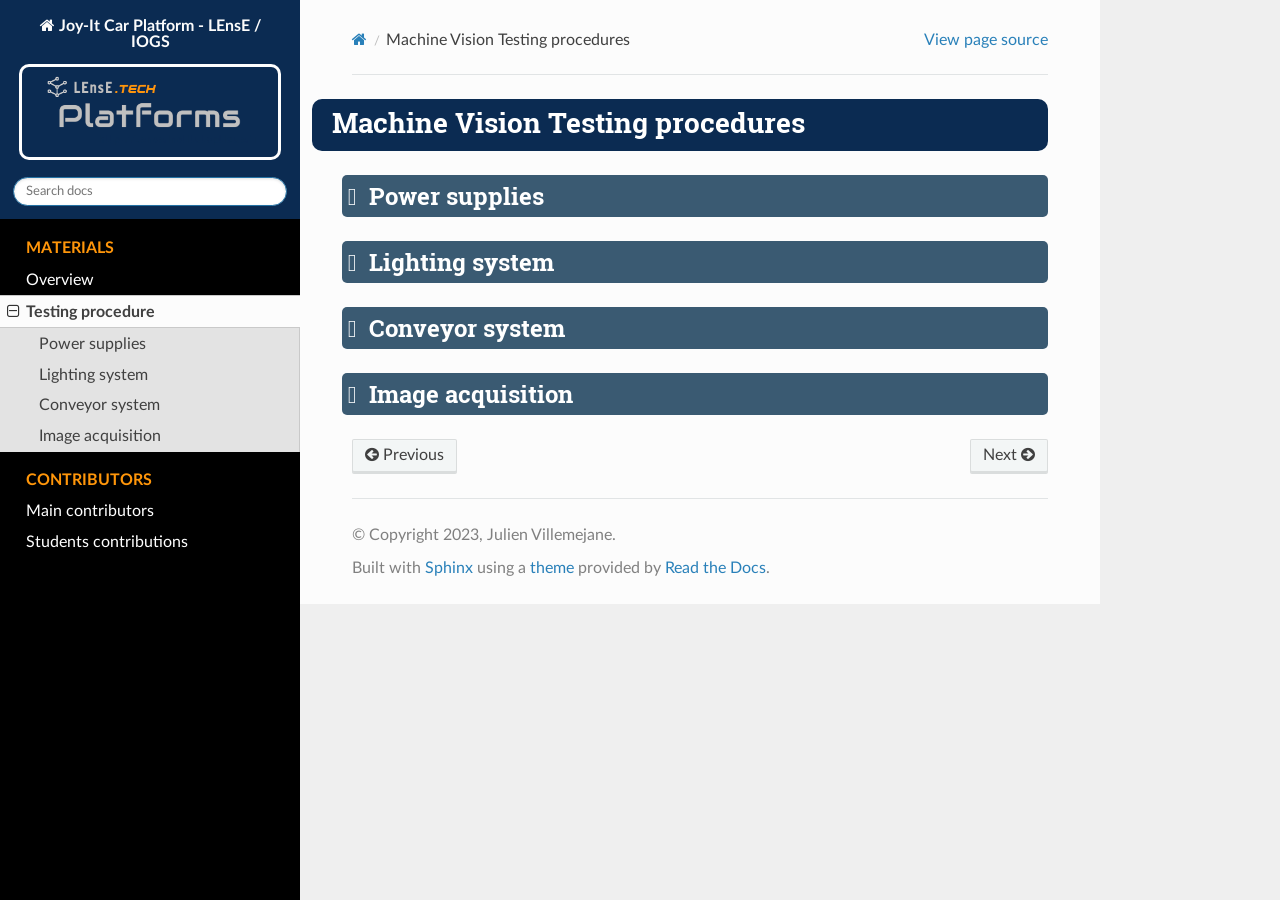
<file: contents/material_testing.html>
<!DOCTYPE html>
<html class="writer-html5" lang="en" data-content_root="../">
<head>
  <meta charset="utf-8" /><meta name="viewport" content="width=device-width, initial-scale=1" />

  <meta name="viewport" content="width=device-width, initial-scale=1.0" />
  <title>Machine Vision Testing procedures &mdash; Joy-It Car Platform - LEnsE / IOGS 0.1 documentation</title>
      <link rel="stylesheet" type="text/css" href="../_static/pygments.css?v=b86133f3" />
      <link rel="stylesheet" type="text/css" href="../_static/css/theme.css?v=e59714d7" />
      <link rel="stylesheet" type="text/css" href="../_static/css/lense-platforms.css?v=64eb0f87" />
      <link rel="stylesheet" type="text/css" href="../_static/css/links.css?v=7a4609b2" />
      <link rel="stylesheet" type="text/css" href="https://iogs-lense.github.io/lense.tech/assets/css/fontawesome/css/all.css" />

  
      <script src="../_static/jquery.js?v=5d32c60e"></script>
      <script src="../_static/_sphinx_javascript_frameworks_compat.js?v=2cd50e6c"></script>
      <script src="../_static/documentation_options.js?v=2709fde1"></script>
      <script src="../_static/doctools.js?v=9bcbadda"></script>
      <script src="../_static/sphinx_highlight.js?v=dc90522c"></script>
    <script src="../_static/js/theme.js"></script>
    <link rel="index" title="Index" href="../genindex.html" />
    <link rel="search" title="Search" href="../search.html" />
    <link rel="next" title="JoyIt Car Platform Development for MBED6 / Main Contributors" href="main_contributors.html" />
    <link rel="prev" title="Overview of the platform" href="material_overview.html" /> 
</head>

<body class="wy-body-for-nav"> 
  <div class="wy-grid-for-nav">
    <nav data-toggle="wy-nav-shift" class="wy-nav-side">
      <div class="wy-side-scroll">
        <div class="wy-side-nav-search" >

          
          
          <a href="../index.html" class="icon icon-home">
            Joy-It Car Platform - LEnsE / IOGS
              <img src="../_static/logo-platforms_git.png" class="logo" alt="Logo"/>
          </a>
<div role="search">
  <form id="rtd-search-form" class="wy-form" action="../search.html" method="get">
    <input type="text" name="q" placeholder="Search docs" aria-label="Search docs" />
    <input type="hidden" name="check_keywords" value="yes" />
    <input type="hidden" name="area" value="default" />
  </form>
</div>
        </div><div class="wy-menu wy-menu-vertical" data-spy="affix" role="navigation" aria-label="Navigation menu">
              <p class="caption" role="heading"><span class="caption-text">Materials</span></p>
<ul class="current">
<li class="toctree-l1"><a class="reference internal" href="material_overview.html">     Overview</a></li>
<li class="toctree-l1 current"><a class="current reference internal" href="#">     Testing procedure</a><ul>
<li class="toctree-l2"><a class="reference internal" href="#power-supplies">Power supplies</a></li>
<li class="toctree-l2"><a class="reference internal" href="#lighting-system">Lighting system</a></li>
<li class="toctree-l2"><a class="reference internal" href="#conveyor-system">Conveyor system</a></li>
<li class="toctree-l2"><a class="reference internal" href="#image-acquisition">Image acquisition</a></li>
</ul>
</li>
</ul>
<p class="caption" role="heading"><span class="caption-text">Contributors</span></p>
<ul>
<li class="toctree-l1"><a class="reference internal" href="main_contributors.html">     Main contributors</a></li>
<li class="toctree-l1"><a class="reference internal" href="other_contributors.html">     Students contributions</a></li>
</ul>

        </div>
      </div>
    </nav>

    <section data-toggle="wy-nav-shift" class="wy-nav-content-wrap"><nav class="wy-nav-top" aria-label="Mobile navigation menu" >
          <i data-toggle="wy-nav-top" class="fa fa-bars"></i>
          <a href="../index.html">Joy-It Car Platform - LEnsE / IOGS</a>
      </nav>

      <div class="wy-nav-content">
        <div class="rst-content">
          <div role="navigation" aria-label="Page navigation">
  <ul class="wy-breadcrumbs">
      <li><a href="../index.html" class="icon icon-home" aria-label="Home"></a></li>
      <li class="breadcrumb-item active">Machine Vision Testing procedures</li>
      <li class="wy-breadcrumbs-aside">
            <a href="../_sources/contents/material_testing.rst.txt" rel="nofollow"> View page source</a>
      </li>
  </ul>
  <hr/>
</div>
          <div role="main" class="document" itemscope="itemscope" itemtype="http://schema.org/Article">
           <div itemprop="articleBody">
             
  <section id="machine-vision-testing-procedures">
<h1>Machine Vision Testing procedures<a class="headerlink" href="#machine-vision-testing-procedures" title="Link to this heading"></a></h1>
<section id="power-supplies">
<h2>Power supplies<a class="headerlink" href="#power-supplies" title="Link to this heading"></a></h2>
</section>
<section id="lighting-system">
<h2>Lighting system<a class="headerlink" href="#lighting-system" title="Link to this heading"></a></h2>
</section>
<section id="conveyor-system">
<h2>Conveyor system<a class="headerlink" href="#conveyor-system" title="Link to this heading"></a></h2>
</section>
<section id="image-acquisition">
<h2>Image acquisition<a class="headerlink" href="#image-acquisition" title="Link to this heading"></a></h2>
</section>
</section>


           </div>
          </div>
          <footer><div class="rst-footer-buttons" role="navigation" aria-label="Footer">
        <a href="material_overview.html" class="btn btn-neutral float-left" title="Overview of the platform" accesskey="p" rel="prev"><span class="fa fa-arrow-circle-left" aria-hidden="true"></span> Previous</a>
        <a href="main_contributors.html" class="btn btn-neutral float-right" title="JoyIt Car Platform Development for MBED6 / Main Contributors" accesskey="n" rel="next">Next <span class="fa fa-arrow-circle-right" aria-hidden="true"></span></a>
    </div>

  <hr/>

  <div role="contentinfo">
    <p>&#169; Copyright 2023, Julien Villemejane.</p>
  </div>

  Built with <a href="https://www.sphinx-doc.org/">Sphinx</a> using a
    <a href="https://github.com/readthedocs/sphinx_rtd_theme">theme</a>
    provided by <a href="https://readthedocs.org">Read the Docs</a>.
   

</footer>
        </div>
      </div>
    </section>
  </div>
  <script>
      jQuery(function () {
          SphinxRtdTheme.Navigation.enable(true);
      });
  </script> 

</body>
</html>
</file>
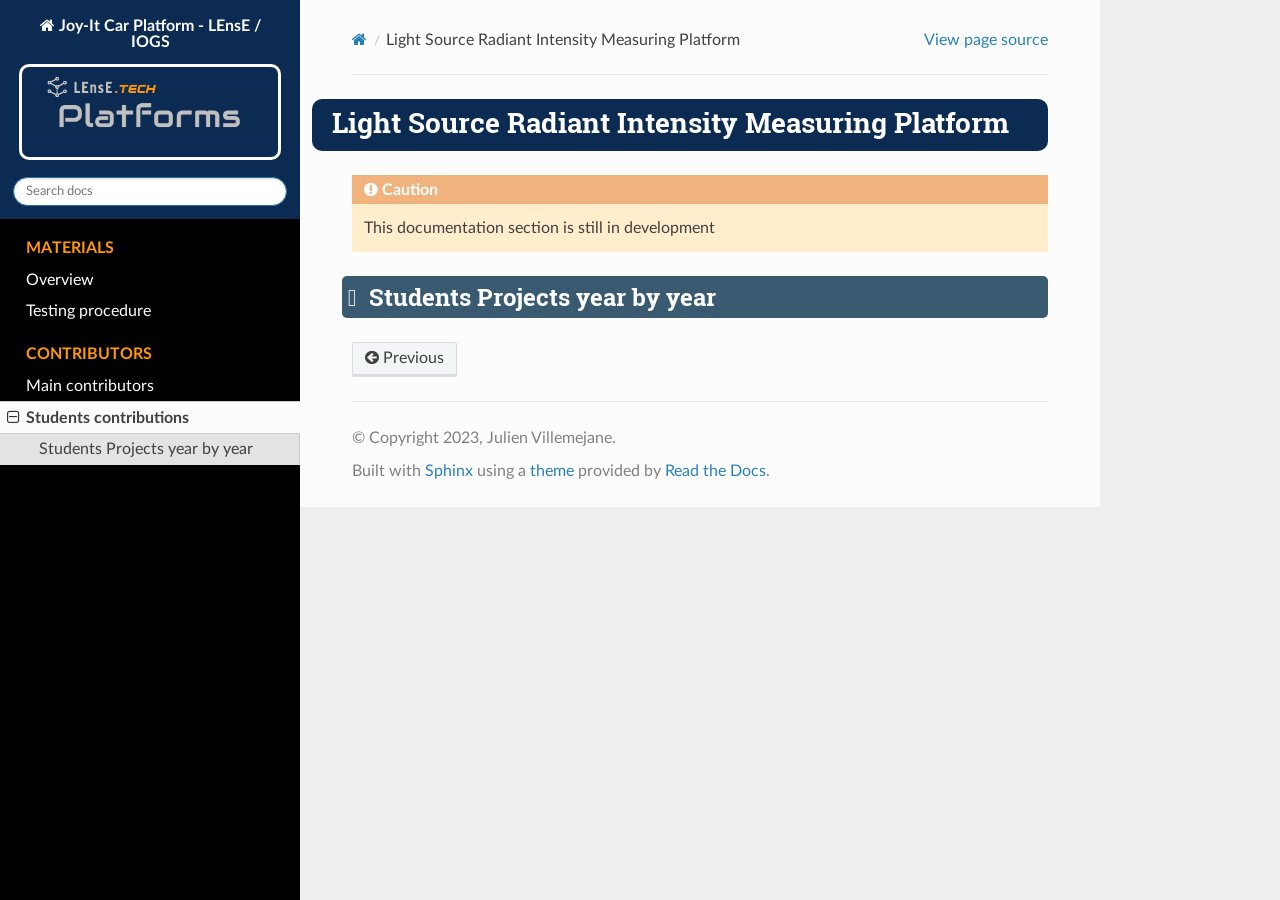
<file: contents/other_contributors.html>
<!DOCTYPE html>
<html class="writer-html5" lang="en" data-content_root="../">
<head>
  <meta charset="utf-8" /><meta name="viewport" content="width=device-width, initial-scale=1" />

  <meta name="viewport" content="width=device-width, initial-scale=1.0" />
  <title>Light Source Radiant Intensity Measuring Platform &mdash; Joy-It Car Platform - LEnsE / IOGS 0.1 documentation</title>
      <link rel="stylesheet" type="text/css" href="../_static/pygments.css?v=b86133f3" />
      <link rel="stylesheet" type="text/css" href="../_static/css/theme.css?v=e59714d7" />
      <link rel="stylesheet" type="text/css" href="../_static/css/lense-platforms.css?v=64eb0f87" />
      <link rel="stylesheet" type="text/css" href="../_static/css/links.css?v=7a4609b2" />
      <link rel="stylesheet" type="text/css" href="https://iogs-lense.github.io/lense.tech/assets/css/fontawesome/css/all.css" />

  
      <script src="../_static/jquery.js?v=5d32c60e"></script>
      <script src="../_static/_sphinx_javascript_frameworks_compat.js?v=2cd50e6c"></script>
      <script src="../_static/documentation_options.js?v=2709fde1"></script>
      <script src="../_static/doctools.js?v=9bcbadda"></script>
      <script src="../_static/sphinx_highlight.js?v=dc90522c"></script>
    <script src="../_static/js/theme.js"></script>
    <link rel="index" title="Index" href="../genindex.html" />
    <link rel="search" title="Search" href="../search.html" />
    <link rel="prev" title="JoyIt Car Platform Development for MBED6 / Main Contributors" href="main_contributors.html" /> 
</head>

<body class="wy-body-for-nav"> 
  <div class="wy-grid-for-nav">
    <nav data-toggle="wy-nav-shift" class="wy-nav-side">
      <div class="wy-side-scroll">
        <div class="wy-side-nav-search" >

          
          
          <a href="../index.html" class="icon icon-home">
            Joy-It Car Platform - LEnsE / IOGS
              <img src="../_static/logo-platforms_git.png" class="logo" alt="Logo"/>
          </a>
<div role="search">
  <form id="rtd-search-form" class="wy-form" action="../search.html" method="get">
    <input type="text" name="q" placeholder="Search docs" aria-label="Search docs" />
    <input type="hidden" name="check_keywords" value="yes" />
    <input type="hidden" name="area" value="default" />
  </form>
</div>
        </div><div class="wy-menu wy-menu-vertical" data-spy="affix" role="navigation" aria-label="Navigation menu">
              <p class="caption" role="heading"><span class="caption-text">Materials</span></p>
<ul>
<li class="toctree-l1"><a class="reference internal" href="material_overview.html">     Overview</a></li>
<li class="toctree-l1"><a class="reference internal" href="material_testing.html">     Testing procedure</a></li>
</ul>
<p class="caption" role="heading"><span class="caption-text">Contributors</span></p>
<ul class="current">
<li class="toctree-l1"><a class="reference internal" href="main_contributors.html">     Main contributors</a></li>
<li class="toctree-l1 current"><a class="current reference internal" href="#">     Students contributions</a><ul>
<li class="toctree-l2"><a class="reference internal" href="#students-projects-year-by-year">Students Projects year by year</a></li>
</ul>
</li>
</ul>

        </div>
      </div>
    </nav>

    <section data-toggle="wy-nav-shift" class="wy-nav-content-wrap"><nav class="wy-nav-top" aria-label="Mobile navigation menu" >
          <i data-toggle="wy-nav-top" class="fa fa-bars"></i>
          <a href="../index.html">Joy-It Car Platform - LEnsE / IOGS</a>
      </nav>

      <div class="wy-nav-content">
        <div class="rst-content">
          <div role="navigation" aria-label="Page navigation">
  <ul class="wy-breadcrumbs">
      <li><a href="../index.html" class="icon icon-home" aria-label="Home"></a></li>
      <li class="breadcrumb-item active">Light Source Radiant Intensity Measuring Platform</li>
      <li class="wy-breadcrumbs-aside">
            <a href="../_sources/contents/other_contributors.rst.txt" rel="nofollow"> View page source</a>
      </li>
  </ul>
  <hr/>
</div>
          <div role="main" class="document" itemscope="itemscope" itemtype="http://schema.org/Article">
           <div itemprop="articleBody">
             
  <section id="light-source-radiant-intensity-measuring-platform">
<h1>Light Source Radiant Intensity Measuring Platform<a class="headerlink" href="#light-source-radiant-intensity-measuring-platform" title="Link to this heading"></a></h1>
<div class="admonition caution">
<p class="admonition-title">Caution</p>
<p>This documentation section is still in development</p>
</div>
<section id="students-projects-year-by-year">
<h2>Students Projects year by year<a class="headerlink" href="#students-projects-year-by-year" title="Link to this heading"></a></h2>
</section>
</section>


           </div>
          </div>
          <footer><div class="rst-footer-buttons" role="navigation" aria-label="Footer">
        <a href="main_contributors.html" class="btn btn-neutral float-left" title="JoyIt Car Platform Development for MBED6 / Main Contributors" accesskey="p" rel="prev"><span class="fa fa-arrow-circle-left" aria-hidden="true"></span> Previous</a>
    </div>

  <hr/>

  <div role="contentinfo">
    <p>&#169; Copyright 2023, Julien Villemejane.</p>
  </div>

  Built with <a href="https://www.sphinx-doc.org/">Sphinx</a> using a
    <a href="https://github.com/readthedocs/sphinx_rtd_theme">theme</a>
    provided by <a href="https://readthedocs.org">Read the Docs</a>.
   

</footer>
        </div>
      </div>
    </section>
  </div>
  <script>
      jQuery(function () {
          SphinxRtdTheme.Navigation.enable(true);
      });
  </script> 

</body>
</html>
</file>
<file: _static/pygments.css>
pre { line-height: 125%; }
td.linenos .normal { color: inherit; background-color: transparent; padding-left: 5px; padding-right: 5px; }
span.linenos { color: inherit; background-color: transparent; padding-left: 5px; padding-right: 5px; }
td.linenos .special { color: #000000; background-color: #ffffc0; padding-left: 5px; padding-right: 5px; }
span.linenos.special { color: #000000; background-color: #ffffc0; padding-left: 5px; padding-right: 5px; }
.highlight .hll { background-color: #ffffcc }
.highlight { background: #f8f8f8; }
.highlight .c { color: #3D7B7B; font-style: italic } /* Comment */
.highlight .err { border: 1px solid #F00 } /* Error */
.highlight .k { color: #008000; font-weight: bold } /* Keyword */
.highlight .o { color: #666 } /* Operator */
.highlight .ch { color: #3D7B7B; font-style: italic } /* Comment.Hashbang */
.highlight .cm { color: #3D7B7B; font-style: italic } /* Comment.Multiline */
.highlight .cp { color: #9C6500 } /* Comment.Preproc */
.highlight .cpf { color: #3D7B7B; font-style: italic } /* Comment.PreprocFile */
.highlight .c1 { color: #3D7B7B; font-style: italic } /* Comment.Single */
.highlight .cs { color: #3D7B7B; font-style: italic } /* Comment.Special */
.highlight .gd { color: #A00000 } /* Generic.Deleted */
.highlight .ge { font-style: italic } /* Generic.Emph */
.highlight .ges { font-weight: bold; font-style: italic } /* Generic.EmphStrong */
.highlight .gr { color: #E40000 } /* Generic.Error */
.highlight .gh { color: #000080; font-weight: bold } /* Generic.Heading */
.highlight .gi { color: #008400 } /* Generic.Inserted */
.highlight .go { color: #717171 } /* Generic.Output */
.highlight .gp { color: #000080; font-weight: bold } /* Generic.Prompt */
.highlight .gs { font-weight: bold } /* Generic.Strong */
.highlight .gu { color: #800080; font-weight: bold } /* Generic.Subheading */
.highlight .gt { color: #04D } /* Generic.Traceback */
.highlight .kc { color: #008000; font-weight: bold } /* Keyword.Constant */
.highlight .kd { color: #008000; font-weight: bold } /* Keyword.Declaration */
.highlight .kn { color: #008000; font-weight: bold } /* Keyword.Namespace */
.highlight .kp { color: #008000 } /* Keyword.Pseudo */
.highlight .kr { color: #008000; font-weight: bold } /* Keyword.Reserved */
.highlight .kt { color: #B00040 } /* Keyword.Type */
.highlight .m { color: #666 } /* Literal.Number */
.highlight .s { color: #BA2121 } /* Literal.String */
.highlight .na { color: #687822 } /* Name.Attribute */
.highlight .nb { color: #008000 } /* Name.Builtin */
.highlight .nc { color: #00F; font-weight: bold } /* Name.Class */
.highlight .no { color: #800 } /* Name.Constant */
.highlight .nd { color: #A2F } /* Name.Decorator */
.highlight .ni { color: #717171; font-weight: bold } /* Name.Entity */
.highlight .ne { color: #CB3F38; font-weight: bold } /* Name.Exception */
.highlight .nf { color: #00F } /* Name.Function */
.highlight .nl { color: #767600 } /* Name.Label */
.highlight .nn { color: #00F; font-weight: bold } /* Name.Namespace */
.highlight .nt { color: #008000; font-weight: bold } /* Name.Tag */
.highlight .nv { color: #19177C } /* Name.Variable */
.highlight .ow { color: #A2F; font-weight: bold } /* Operator.Word */
.highlight .w { color: #BBB } /* Text.Whitespace */
.highlight .mb { color: #666 } /* Literal.Number.Bin */
.highlight .mf { color: #666 } /* Literal.Number.Float */
.highlight .mh { color: #666 } /* Literal.Number.Hex */
.highlight .mi { color: #666 } /* Literal.Number.Integer */
.highlight .mo { color: #666 } /* Literal.Number.Oct */
.highlight .sa { color: #BA2121 } /* Literal.String.Affix */
.highlight .sb { color: #BA2121 } /* Literal.String.Backtick */
.highlight .sc { color: #BA2121 } /* Literal.String.Char */
.highlight .dl { color: #BA2121 } /* Literal.String.Delimiter */
.highlight .sd { color: #BA2121; font-style: italic } /* Literal.String.Doc */
.highlight .s2 { color: #BA2121 } /* Literal.String.Double */
.highlight .se { color: #AA5D1F; font-weight: bold } /* Literal.String.Escape */
.highlight .sh { color: #BA2121 } /* Literal.String.Heredoc */
.highlight .si { color: #A45A77; font-weight: bold } /* Literal.String.Interpol */
.highlight .sx { color: #008000 } /* Literal.String.Other */
.highlight .sr { color: #A45A77 } /* Literal.String.Regex */
.highlight .s1 { color: #BA2121 } /* Literal.String.Single */
.highlight .ss { color: #19177C } /* Literal.String.Symbol */
.highlight .bp { color: #008000 } /* Name.Builtin.Pseudo */
.highlight .fm { color: #00F } /* Name.Function.Magic */
.highlight .vc { color: #19177C } /* Name.Variable.Class */
.highlight .vg { color: #19177C } /* Name.Variable.Global */
.highlight .vi { color: #19177C } /* Name.Variable.Instance */
.highlight .vm { color: #19177C } /* Name.Variable.Magic */
.highlight .il { color: #666 } /* Literal.Number.Integer.Long */
</file>
<file: _static/css/theme.css>
html{box-sizing:border-box}*,:after,:before{box-sizing:inherit}article,aside,details,figcaption,figure,footer,header,hgroup,nav,section{display:block}audio,canvas,video{display:inline-block;*display:inline;*zoom:1}[hidden],audio:not([controls]){display:none}*{-webkit-box-sizing:border-box;-moz-box-sizing:border-box;box-sizing:border-box}html{font-size:100%;-webkit-text-size-adjust:100%;-ms-text-size-adjust:100%}body{margin:0}a:active,a:hover{outline:0}abbr[title]{border-bottom:1px dotted}b,strong{font-weight:700}blockquote{margin:0}dfn{font-style:italic}ins{background:#ff9;text-decoration:none}ins,mark{color:#000}mark{background:#ff0;font-style:italic;font-weight:700}.rst-content code,.rst-content tt,code,kbd,pre,samp{font-family:monospace,serif;_font-family:courier new,monospace;font-size:1em}pre{white-space:pre}q{quotes:none}q:after,q:before{content:"";content:none}small{font-size:85%}sub,sup{font-size:75%;line-height:0;position:relative;vertical-align:baseline}sup{top:-.5em}sub{bottom:-.25em}dl,ol,ul{margin:0;padding:0;list-style:none;list-style-image:none}li{list-style:none}dd{margin:0}img{border:0;-ms-interpolation-mode:bicubic;vertical-align:middle;max-width:100%}svg:not(:root){overflow:hidden}figure,form{margin:0}label{cursor:pointer}button,input,select,textarea{font-size:100%;margin:0;vertical-align:baseline;*vertical-align:middle}button,input{line-height:normal}button,input[type=button],input[type=reset],input[type=submit]{cursor:pointer;-webkit-appearance:button;*overflow:visible}button[disabled],input[disabled]{cursor:default}input[type=search]{-webkit-appearance:textfield;-moz-box-sizing:content-box;-webkit-box-sizing:content-box;box-sizing:content-box}textarea{resize:vertical}table{border-collapse:collapse;border-spacing:0}td{vertical-align:top}.chromeframe{margin:.2em 0;background:#ccc;color:#000;padding:.2em 0}.ir{display:block;border:0;text-indent:-999em;overflow:hidden;background-color:transparent;background-repeat:no-repeat;text-align:left;direction:ltr;*line-height:0}.ir br{display:none}.hidden{display:none!important;visibility:hidden}.visuallyhidden{border:0;clip:rect(0 0 0 0);height:1px;margin:-1px;overflow:hidden;padding:0;position:absolute;width:1px}.visuallyhidden.focusable:active,.visuallyhidden.focusable:focus{clip:auto;height:auto;margin:0;overflow:visible;position:static;width:auto}.invisible{visibility:hidden}.relative{position:relative}big,small{font-size:100%}@media print{body,html,section{background:none!important}*{box-shadow:none!important;text-shadow:none!important;filter:none!important;-ms-filter:none!important}a,a:visited{text-decoration:underline}.ir a:after,a[href^="#"]:after,a[href^="javascript:"]:after{content:""}blockquote,pre{page-break-inside:avoid}thead{display:table-header-group}img,tr{page-break-inside:avoid}img{max-width:100%!important}@page{margin:.5cm}.rst-content .toctree-wrapper>p.caption,h2,h3,p{orphans:3;widows:3}.rst-content .toctree-wrapper>p.caption,h2,h3{page-break-after:avoid}}.btn,.fa:before,.icon:before,.rst-content .admonition,.rst-content .admonition-title:before,.rst-content .admonition-todo,.rst-content .attention,.rst-content .caution,.rst-content .code-block-caption .headerlink:before,.rst-content .danger,.rst-content .eqno .headerlink:before,.rst-content .error,.rst-content .hint,.rst-content .important,.rst-content .note,.rst-content .seealso,.rst-content .tip,.rst-content .warning,.rst-content code.download span:first-child:before,.rst-content dl dt .headerlink:before,.rst-content h1 .headerlink:before,.rst-content h2 .headerlink:before,.rst-content h3 .headerlink:before,.rst-content h4 .headerlink:before,.rst-content h5 .headerlink:before,.rst-content h6 .headerlink:before,.rst-content p.caption .headerlink:before,.rst-content p .headerlink:before,.rst-content table>caption .headerlink:before,.rst-content tt.download span:first-child:before,.wy-alert,.wy-dropdown .caret:before,.wy-inline-validate.wy-inline-validate-danger .wy-input-context:before,.wy-inline-validate.wy-inline-validate-info .wy-input-context:before,.wy-inline-validate.wy-inline-validate-success .wy-input-context:before,.wy-inline-validate.wy-inline-validate-warning .wy-input-context:before,.wy-menu-vertical li.current>a button.toctree-expand:before,.wy-menu-vertical li.on a button.toctree-expand:before,.wy-menu-vertical li button.toctree-expand:before,input[type=color],input[type=date],input[type=datetime-local],input[type=datetime],input[type=email],input[type=month],input[type=number],input[type=password],input[type=search],input[type=tel],input[type=text],input[type=time],input[type=url],input[type=week],select,textarea{-webkit-font-smoothing:antialiased}.clearfix{*zoom:1}.clearfix:after,.clearfix:before{display:table;content:""}.clearfix:after{clear:both}/*!
 *  Font Awesome 4.7.0 by @davegandy - http://fontawesome.io - @fontawesome
 *  License - http://fontawesome.io/license (Font: SIL OFL 1.1, CSS: MIT License)
 */@font-face{font-family:FontAwesome;src:url(fonts/fontawesome-webfont.eot?674f50d287a8c48dc19ba404d20fe713);src:url(fonts/fontawesome-webfont.eot?674f50d287a8c48dc19ba404d20fe713?#iefix&v=4.7.0) format("embedded-opentype"),url(fonts/fontawesome-webfont.woff2?af7ae505a9eed503f8b8e6982036873e) format("woff2"),url(fonts/fontawesome-webfont.woff?fee66e712a8a08eef5805a46892932ad) format("woff"),url(fonts/fontawesome-webfont.ttf?b06871f281fee6b241d60582ae9369b9) format("truetype"),url(fonts/fontawesome-webfont.svg?912ec66d7572ff821749319396470bde#fontawesomeregular) format("svg");font-weight:400;font-style:normal}.fa,.icon,.rst-content .admonition-title,.rst-content .code-block-caption .headerlink,.rst-content .eqno .headerlink,.rst-content code.download span:first-child,.rst-content dl dt .headerlink,.rst-content h1 .headerlink,.rst-content h2 .headerlink,.rst-content h3 .headerlink,.rst-content h4 .headerlink,.rst-content h5 .headerlink,.rst-content h6 .headerlink,.rst-content p.caption .headerlink,.rst-content p .headerlink,.rst-content table>caption .headerlink,.rst-content tt.download span:first-child,.wy-menu-vertical li.current>a button.toctree-expand,.wy-menu-vertical li.on a button.toctree-expand,.wy-menu-vertical li button.toctree-expand{display:inline-block;font:normal normal normal 14px/1 FontAwesome;font-size:inherit;text-rendering:auto;-webkit-font-smoothing:antialiased;-moz-osx-font-smoothing:grayscale}.fa-lg{font-size:1.33333em;line-height:.75em;vertical-align:-15%}.fa-2x{font-size:2em}.fa-3x{font-size:3em}.fa-4x{font-size:4em}.fa-5x{font-size:5em}.fa-fw{width:1.28571em;text-align:center}.fa-ul{padding-left:0;margin-left:2.14286em;list-style-type:none}.fa-ul>li{position:relative}.fa-li{position:absolute;left:-2.14286em;width:2.14286em;top:.14286em;text-align:center}.fa-li.fa-lg{left:-1.85714em}.fa-border{padding:.2em .25em .15em;border:.08em solid #eee;border-radius:.1em}.fa-pull-left{float:left}.fa-pull-right{float:right}.fa-pull-left.icon,.fa.fa-pull-left,.rst-content .code-block-caption .fa-pull-left.headerlink,.rst-content .eqno .fa-pull-left.headerlink,.rst-content .fa-pull-left.admonition-title,.rst-content code.download span.fa-pull-left:first-child,.rst-content dl dt .fa-pull-left.headerlink,.rst-content h1 .fa-pull-left.headerlink,.rst-content h2 .fa-pull-left.headerlink,.rst-content h3 .fa-pull-left.headerlink,.rst-content h4 .fa-pull-left.headerlink,.rst-content h5 .fa-pull-left.headerlink,.rst-content h6 .fa-pull-left.headerlink,.rst-content p .fa-pull-left.headerlink,.rst-content table>caption .fa-pull-left.headerlink,.rst-content tt.download span.fa-pull-left:first-child,.wy-menu-vertical li.current>a button.fa-pull-left.toctree-expand,.wy-menu-vertical li.on a button.fa-pull-left.toctree-expand,.wy-menu-vertical li button.fa-pull-left.toctree-expand{margin-right:.3em}.fa-pull-right.icon,.fa.fa-pull-right,.rst-content .code-block-caption .fa-pull-right.headerlink,.rst-content .eqno .fa-pull-right.headerlink,.rst-content .fa-pull-right.admonition-title,.rst-content code.download span.fa-pull-right:first-child,.rst-content dl dt .fa-pull-right.headerlink,.rst-content h1 .fa-pull-right.headerlink,.rst-content h2 .fa-pull-right.headerlink,.rst-content h3 .fa-pull-right.headerlink,.rst-content h4 .fa-pull-right.headerlink,.rst-content h5 .fa-pull-right.headerlink,.rst-content h6 .fa-pull-right.headerlink,.rst-content p .fa-pull-right.headerlink,.rst-content table>caption .fa-pull-right.headerlink,.rst-content tt.download span.fa-pull-right:first-child,.wy-menu-vertical li.current>a button.fa-pull-right.toctree-expand,.wy-menu-vertical li.on a button.fa-pull-right.toctree-expand,.wy-menu-vertical li button.fa-pull-right.toctree-expand{margin-left:.3em}.pull-right{float:right}.pull-left{float:left}.fa.pull-left,.pull-left.icon,.rst-content .code-block-caption .pull-left.headerlink,.rst-content .eqno .pull-left.headerlink,.rst-content .pull-left.admonition-title,.rst-content code.download span.pull-left:first-child,.rst-content dl dt .pull-left.headerlink,.rst-content h1 .pull-left.headerlink,.rst-content h2 .pull-left.headerlink,.rst-content h3 .pull-left.headerlink,.rst-content h4 .pull-left.headerlink,.rst-content h5 .pull-left.headerlink,.rst-content h6 .pull-left.headerlink,.rst-content p .pull-left.headerlink,.rst-content table>caption .pull-left.headerlink,.rst-content tt.download span.pull-left:first-child,.wy-menu-vertical li.current>a button.pull-left.toctree-expand,.wy-menu-vertical li.on a button.pull-left.toctree-expand,.wy-menu-vertical li button.pull-left.toctree-expand{margin-right:.3em}.fa.pull-right,.pull-right.icon,.rst-content .code-block-caption .pull-right.headerlink,.rst-content .eqno .pull-right.headerlink,.rst-content .pull-right.admonition-title,.rst-content code.download span.pull-right:first-child,.rst-content dl dt .pull-right.headerlink,.rst-content h1 .pull-right.headerlink,.rst-content h2 .pull-right.headerlink,.rst-content h3 .pull-right.headerlink,.rst-content h4 .pull-right.headerlink,.rst-content h5 .pull-right.headerlink,.rst-content h6 .pull-right.headerlink,.rst-content p .pull-right.headerlink,.rst-content table>caption .pull-right.headerlink,.rst-content tt.download span.pull-right:first-child,.wy-menu-vertical li.current>a button.pull-right.toctree-expand,.wy-menu-vertical li.on a button.pull-right.toctree-expand,.wy-menu-vertical li button.pull-right.toctree-expand{margin-left:.3em}.fa-spin{-webkit-animation:fa-spin 2s linear infinite;animation:fa-spin 2s linear infinite}.fa-pulse{-webkit-animation:fa-spin 1s steps(8) infinite;animation:fa-spin 1s steps(8) infinite}@-webkit-keyframes fa-spin{0%{-webkit-transform:rotate(0deg);transform:rotate(0deg)}to{-webkit-transform:rotate(359deg);transform:rotate(359deg)}}@keyframes fa-spin{0%{-webkit-transform:rotate(0deg);transform:rotate(0deg)}to{-webkit-transform:rotate(359deg);transform:rotate(359deg)}}.fa-rotate-90{-ms-filter:"progid:DXImageTransform.Microsoft.BasicImage(rotation=1)";-webkit-transform:rotate(90deg);-ms-transform:rotate(90deg);transform:rotate(90deg)}.fa-rotate-180{-ms-filter:"progid:DXImageTransform.Microsoft.BasicImage(rotation=2)";-webkit-transform:rotate(180deg);-ms-transform:rotate(180deg);transform:rotate(180deg)}.fa-rotate-270{-ms-filter:"progid:DXImageTransform.Microsoft.BasicImage(rotation=3)";-webkit-transform:rotate(270deg);-ms-transform:rotate(270deg);transform:rotate(270deg)}.fa-flip-horizontal{-ms-filter:"progid:DXImageTransform.Microsoft.BasicImage(rotation=0, mirror=1)";-webkit-transform:scaleX(-1);-ms-transform:scaleX(-1);transform:scaleX(-1)}.fa-flip-vertical{-ms-filter:"progid:DXImageTransform.Microsoft.BasicImage(rotation=2, mirror=1)";-webkit-transform:scaleY(-1);-ms-transform:scaleY(-1);transform:scaleY(-1)}:root .fa-flip-horizontal,:root .fa-flip-vertical,:root .fa-rotate-90,:root .fa-rotate-180,:root .fa-rotate-270{filter:none}.fa-stack{position:relative;display:inline-block;width:2em;height:2em;line-height:2em;vertical-align:middle}.fa-stack-1x,.fa-stack-2x{position:absolute;left:0;width:100%;text-align:center}.fa-stack-1x{line-height:inherit}.fa-stack-2x{font-size:2em}.fa-inverse{color:#fff}.fa-glass:before{content:""}.fa-music:before{content:""}.fa-search:before,.icon-search:before{content:""}.fa-envelope-o:before{content:""}.fa-heart:before{content:""}.fa-star:before{content:""}.fa-star-o:before{content:""}.fa-user:before{content:""}.fa-film:before{content:""}.fa-th-large:before{content:""}.fa-th:before{content:""}.fa-th-list:before{content:""}.fa-check:before{content:""}.fa-close:before,.fa-remove:before,.fa-times:before{content:""}.fa-search-plus:before{content:""}.fa-search-minus:before{content:""}.fa-power-off:before{content:""}.fa-signal:before{content:""}.fa-cog:before,.fa-gear:before{content:""}.fa-trash-o:before{content:""}.fa-home:before,.icon-home:before{content:""}.fa-file-o:before{content:""}.fa-clock-o:before{content:""}.fa-road:before{content:""}.fa-download:before,.rst-content code.download span:first-child:before,.rst-content tt.download span:first-child:before{content:""}.fa-arrow-circle-o-down:before{content:""}.fa-arrow-circle-o-up:before{content:""}.fa-inbox:before{content:""}.fa-play-circle-o:before{content:""}.fa-repeat:before,.fa-rotate-right:before{content:""}.fa-refresh:before{content:""}.fa-list-alt:before{content:""}.fa-lock:before{content:""}.fa-flag:before{content:""}.fa-headphones:before{content:""}.fa-volume-off:before{content:""}.fa-volume-down:before{content:""}.fa-volume-up:before{content:""}.fa-qrcode:before{content:""}.fa-barcode:before{content:""}.fa-tag:before{content:""}.fa-tags:before{content:""}.fa-book:before,.icon-book:before{content:""}.fa-bookmark:before{content:""}.fa-print:before{content:""}.fa-camera:before{content:""}.fa-font:before{content:""}.fa-bold:before{content:""}.fa-italic:before{content:""}.fa-text-height:before{content:""}.fa-text-width:before{content:""}.fa-align-left:before{content:""}.fa-align-center:before{content:""}.fa-align-right:before{content:""}.fa-align-justify:before{content:""}.fa-list:before{content:""}.fa-dedent:before,.fa-outdent:before{content:""}.fa-indent:before{content:""}.fa-video-camera:before{content:""}.fa-image:before,.fa-photo:before,.fa-picture-o:before{content:""}.fa-pencil:before{content:""}.fa-map-marker:before{content:""}.fa-adjust:before{content:""}.fa-tint:before{content:""}.fa-edit:before,.fa-pencil-square-o:before{content:""}.fa-share-square-o:before{content:""}.fa-check-square-o:before{content:""}.fa-arrows:before{content:""}.fa-step-backward:before{content:""}.fa-fast-backward:before{content:""}.fa-backward:before{content:""}.fa-play:before{content:""}.fa-pause:before{content:""}.fa-stop:before{content:""}.fa-forward:before{content:""}.fa-fast-forward:before{content:""}.fa-step-forward:before{content:""}.fa-eject:before{content:""}.fa-chevron-left:before{content:""}.fa-chevron-right:before{content:""}.fa-plus-circle:before{content:""}.fa-minus-circle:before{content:""}.fa-times-circle:before,.wy-inline-validate.wy-inline-validate-danger .wy-input-context:before{content:""}.fa-check-circle:before,.wy-inline-validate.wy-inline-validate-success .wy-input-context:before{content:""}.fa-question-circle:before{content:""}.fa-info-circle:before{content:""}.fa-crosshairs:before{content:""}.fa-times-circle-o:before{content:""}.fa-check-circle-o:before{content:""}.fa-ban:before{content:""}.fa-arrow-left:before{content:""}.fa-arrow-right:before{content:""}.fa-arrow-up:before{content:""}.fa-arrow-down:before{content:""}.fa-mail-forward:before,.fa-share:before{content:""}.fa-expand:before{content:""}.fa-compress:before{content:""}.fa-plus:before{content:""}.fa-minus:before{content:""}.fa-asterisk:before{content:""}.fa-exclamation-circle:before,.rst-content .admonition-title:before,.wy-inline-validate.wy-inline-validate-info .wy-input-context:before,.wy-inline-validate.wy-inline-validate-warning .wy-input-context:before{content:""}.fa-gift:before{content:""}.fa-leaf:before{content:""}.fa-fire:before,.icon-fire:before{content:""}.fa-eye:before{content:""}.fa-eye-slash:before{content:""}.fa-exclamation-triangle:before,.fa-warning:before{content:""}.fa-plane:before{content:""}.fa-calendar:before{content:""}.fa-random:before{content:""}.fa-comment:before{content:""}.fa-magnet:before{content:""}.fa-chevron-up:before{content:""}.fa-chevron-down:before{content:""}.fa-retweet:before{content:""}.fa-shopping-cart:before{content:""}.fa-folder:before{content:""}.fa-folder-open:before{content:""}.fa-arrows-v:before{content:""}.fa-arrows-h:before{content:""}.fa-bar-chart-o:before,.fa-bar-chart:before{content:""}.fa-twitter-square:before{content:""}.fa-facebook-square:before{content:""}.fa-camera-retro:before{content:""}.fa-key:before{content:""}.fa-cogs:before,.fa-gears:before{content:""}.fa-comments:before{content:""}.fa-thumbs-o-up:before{content:""}.fa-thumbs-o-down:before{content:""}.fa-star-half:before{content:""}.fa-heart-o:before{content:""}.fa-sign-out:before{content:""}.fa-linkedin-square:before{content:""}.fa-thumb-tack:before{content:""}.fa-external-link:before{content:""}.fa-sign-in:before{content:""}.fa-trophy:before{content:""}.fa-github-square:before{content:""}.fa-upload:before{content:""}.fa-lemon-o:before{content:""}.fa-phone:before{content:""}.fa-square-o:before{content:""}.fa-bookmark-o:before{content:""}.fa-phone-square:before{content:""}.fa-twitter:before{content:""}.fa-facebook-f:before,.fa-facebook:before{content:""}.fa-github:before,.icon-github:before{content:""}.fa-unlock:before{content:""}.fa-credit-card:before{content:""}.fa-feed:before,.fa-rss:before{content:""}.fa-hdd-o:before{content:""}.fa-bullhorn:before{content:""}.fa-bell:before{content:""}.fa-certificate:before{content:""}.fa-hand-o-right:before{content:""}.fa-hand-o-left:before{content:""}.fa-hand-o-up:before{content:""}.fa-hand-o-down:before{content:""}.fa-arrow-circle-left:before,.icon-circle-arrow-left:before{content:""}.fa-arrow-circle-right:before,.icon-circle-arrow-right:before{content:""}.fa-arrow-circle-up:before{content:""}.fa-arrow-circle-down:before{content:""}.fa-globe:before{content:""}.fa-wrench:before{content:""}.fa-tasks:before{content:""}.fa-filter:before{content:""}.fa-briefcase:before{content:""}.fa-arrows-alt:before{content:""}.fa-group:before,.fa-users:before{content:""}.fa-chain:before,.fa-link:before,.icon-link:before{content:""}.fa-cloud:before{content:""}.fa-flask:before{content:""}.fa-cut:before,.fa-scissors:before{content:""}.fa-copy:before,.fa-files-o:before{content:""}.fa-paperclip:before{content:""}.fa-floppy-o:before,.fa-save:before{content:""}.fa-square:before{content:""}.fa-bars:before,.fa-navicon:before,.fa-reorder:before{content:""}.fa-list-ul:before{content:""}.fa-list-ol:before{content:""}.fa-strikethrough:before{content:""}.fa-underline:before{content:""}.fa-table:before{content:""}.fa-magic:before{content:""}.fa-truck:before{content:""}.fa-pinterest:before{content:""}.fa-pinterest-square:before{content:""}.fa-google-plus-square:before{content:""}.fa-google-plus:before{content:""}.fa-money:before{content:""}.fa-caret-down:before,.icon-caret-down:before,.wy-dropdown .caret:before{content:""}.fa-caret-up:before{content:""}.fa-caret-left:before{content:""}.fa-caret-right:before{content:""}.fa-columns:before{content:""}.fa-sort:before,.fa-unsorted:before{content:""}.fa-sort-desc:before,.fa-sort-down:before{content:""}.fa-sort-asc:before,.fa-sort-up:before{content:""}.fa-envelope:before{content:""}.fa-linkedin:before{content:""}.fa-rotate-left:before,.fa-undo:before{content:""}.fa-gavel:before,.fa-legal:before{content:""}.fa-dashboard:before,.fa-tachometer:before{content:""}.fa-comment-o:before{content:""}.fa-comments-o:before{content:""}.fa-bolt:before,.fa-flash:before{content:""}.fa-sitemap:before{content:""}.fa-umbrella:before{content:""}.fa-clipboard:before,.fa-paste:before{content:""}.fa-lightbulb-o:before{content:""}.fa-exchange:before{content:""}.fa-cloud-download:before{content:""}.fa-cloud-upload:before{content:""}.fa-user-md:before{content:""}.fa-stethoscope:before{content:""}.fa-suitcase:before{content:""}.fa-bell-o:before{content:""}.fa-coffee:before{content:""}.fa-cutlery:before{content:""}.fa-file-text-o:before{content:""}.fa-building-o:before{content:""}.fa-hospital-o:before{content:""}.fa-ambulance:before{content:""}.fa-medkit:before{content:""}.fa-fighter-jet:before{content:""}.fa-beer:before{content:""}.fa-h-square:before{content:""}.fa-plus-square:before{content:""}.fa-angle-double-left:before{content:""}.fa-angle-double-right:before{content:""}.fa-angle-double-up:before{content:""}.fa-angle-double-down:before{content:""}.fa-angle-left:before{content:""}.fa-angle-right:before{content:""}.fa-angle-up:before{content:""}.fa-angle-down:before{content:""}.fa-desktop:before{content:""}.fa-laptop:before{content:""}.fa-tablet:before{content:""}.fa-mobile-phone:before,.fa-mobile:before{content:""}.fa-circle-o:before{content:""}.fa-quote-left:before{content:""}.fa-quote-right:before{content:""}.fa-spinner:before{content:""}.fa-circle:before{content:""}.fa-mail-reply:before,.fa-reply:before{content:""}.fa-github-alt:before{content:""}.fa-folder-o:before{content:""}.fa-folder-open-o:before{content:""}.fa-smile-o:before{content:""}.fa-frown-o:before{content:""}.fa-meh-o:before{content:""}.fa-gamepad:before{content:""}.fa-keyboard-o:before{content:""}.fa-flag-o:before{content:""}.fa-flag-checkered:before{content:""}.fa-terminal:before{content:""}.fa-code:before{content:""}.fa-mail-reply-all:before,.fa-reply-all:before{content:""}.fa-star-half-empty:before,.fa-star-half-full:before,.fa-star-half-o:before{content:""}.fa-location-arrow:before{content:""}.fa-crop:before{content:""}.fa-code-fork:before{content:""}.fa-chain-broken:before,.fa-unlink:before{content:""}.fa-question:before{content:""}.fa-info:before{content:""}.fa-exclamation:before{content:""}.fa-superscript:before{content:""}.fa-subscript:before{content:""}.fa-eraser:before{content:""}.fa-puzzle-piece:before{content:""}.fa-microphone:before{content:""}.fa-microphone-slash:before{content:""}.fa-shield:before{content:""}.fa-calendar-o:before{content:""}.fa-fire-extinguisher:before{content:""}.fa-rocket:before{content:""}.fa-maxcdn:before{content:""}.fa-chevron-circle-left:before{content:""}.fa-chevron-circle-right:before{content:""}.fa-chevron-circle-up:before{content:""}.fa-chevron-circle-down:before{content:""}.fa-html5:before{content:""}.fa-css3:before{content:""}.fa-anchor:before{content:""}.fa-unlock-alt:before{content:""}.fa-bullseye:before{content:""}.fa-ellipsis-h:before{content:""}.fa-ellipsis-v:before{content:""}.fa-rss-square:before{content:""}.fa-play-circle:before{content:""}.fa-ticket:before{content:""}.fa-minus-square:before{content:""}.fa-minus-square-o:before,.wy-menu-vertical li.current>a button.toctree-expand:before,.wy-menu-vertical li.on a button.toctree-expand:before{content:""}.fa-level-up:before{content:""}.fa-level-down:before{content:""}.fa-check-square:before{content:""}.fa-pencil-square:before{content:""}.fa-external-link-square:before{content:""}.fa-share-square:before{content:""}.fa-compass:before{content:""}.fa-caret-square-o-down:before,.fa-toggle-down:before{content:""}.fa-caret-square-o-up:before,.fa-toggle-up:before{content:""}.fa-caret-square-o-right:before,.fa-toggle-right:before{content:""}.fa-eur:before,.fa-euro:before{content:""}.fa-gbp:before{content:""}.fa-dollar:before,.fa-usd:before{content:""}.fa-inr:before,.fa-rupee:before{content:""}.fa-cny:before,.fa-jpy:before,.fa-rmb:before,.fa-yen:before{content:""}.fa-rouble:before,.fa-rub:before,.fa-ruble:before{content:""}.fa-krw:before,.fa-won:before{content:""}.fa-bitcoin:before,.fa-btc:before{content:""}.fa-file:before{content:""}.fa-file-text:before{content:""}.fa-sort-alpha-asc:before{content:""}.fa-sort-alpha-desc:before{content:""}.fa-sort-amount-asc:before{content:""}.fa-sort-amount-desc:before{content:""}.fa-sort-numeric-asc:before{content:""}.fa-sort-numeric-desc:before{content:""}.fa-thumbs-up:before{content:""}.fa-thumbs-down:before{content:""}.fa-youtube-square:before{content:""}.fa-youtube:before{content:""}.fa-xing:before{content:""}.fa-xing-square:before{content:""}.fa-youtube-play:before{content:""}.fa-dropbox:before{content:""}.fa-stack-overflow:before{content:""}.fa-instagram:before{content:""}.fa-flickr:before{content:""}.fa-adn:before{content:""}.fa-bitbucket:before,.icon-bitbucket:before{content:""}.fa-bitbucket-square:before{content:""}.fa-tumblr:before{content:""}.fa-tumblr-square:before{content:""}.fa-long-arrow-down:before{content:""}.fa-long-arrow-up:before{content:""}.fa-long-arrow-left:before{content:""}.fa-long-arrow-right:before{content:""}.fa-apple:before{content:""}.fa-windows:before{content:""}.fa-android:before{content:""}.fa-linux:before{content:""}.fa-dribbble:before{content:""}.fa-skype:before{content:""}.fa-foursquare:before{content:""}.fa-trello:before{content:""}.fa-female:before{content:""}.fa-male:before{content:""}.fa-gittip:before,.fa-gratipay:before{content:""}.fa-sun-o:before{content:""}.fa-moon-o:before{content:""}.fa-archive:before{content:""}.fa-bug:before{content:""}.fa-vk:before{content:""}.fa-weibo:before{content:""}.fa-renren:before{content:""}.fa-pagelines:before{content:""}.fa-stack-exchange:before{content:""}.fa-arrow-circle-o-right:before{content:""}.fa-arrow-circle-o-left:before{content:""}.fa-caret-square-o-left:before,.fa-toggle-left:before{content:""}.fa-dot-circle-o:before{content:""}.fa-wheelchair:before{content:""}.fa-vimeo-square:before{content:""}.fa-try:before,.fa-turkish-lira:before{content:""}.fa-plus-square-o:before,.wy-menu-vertical li button.toctree-expand:before{content:""}.fa-space-shuttle:before{content:""}.fa-slack:before{content:""}.fa-envelope-square:before{content:""}.fa-wordpress:before{content:""}.fa-openid:before{content:""}.fa-bank:before,.fa-institution:before,.fa-university:before{content:""}.fa-graduation-cap:before,.fa-mortar-board:before{content:""}.fa-yahoo:before{content:""}.fa-google:before{content:""}.fa-reddit:before{content:""}.fa-reddit-square:before{content:""}.fa-stumbleupon-circle:before{content:""}.fa-stumbleupon:before{content:""}.fa-delicious:before{content:""}.fa-digg:before{content:""}.fa-pied-piper-pp:before{content:""}.fa-pied-piper-alt:before{content:""}.fa-drupal:before{content:""}.fa-joomla:before{content:""}.fa-language:before{content:""}.fa-fax:before{content:""}.fa-building:before{content:""}.fa-child:before{content:""}.fa-paw:before{content:""}.fa-spoon:before{content:""}.fa-cube:before{content:""}.fa-cubes:before{content:""}.fa-behance:before{content:""}.fa-behance-square:before{content:""}.fa-steam:before{content:""}.fa-steam-square:before{content:""}.fa-recycle:before{content:""}.fa-automobile:before,.fa-car:before{content:""}.fa-cab:before,.fa-taxi:before{content:""}.fa-tree:before{content:""}.fa-spotify:before{content:""}.fa-deviantart:before{content:""}.fa-soundcloud:before{content:""}.fa-database:before{content:""}.fa-file-pdf-o:before{content:""}.fa-file-word-o:before{content:""}.fa-file-excel-o:before{content:""}.fa-file-powerpoint-o:before{content:""}.fa-file-image-o:before,.fa-file-photo-o:before,.fa-file-picture-o:before{content:""}.fa-file-archive-o:before,.fa-file-zip-o:before{content:""}.fa-file-audio-o:before,.fa-file-sound-o:before{content:""}.fa-file-movie-o:before,.fa-file-video-o:before{content:""}.fa-file-code-o:before{content:""}.fa-vine:before{content:""}.fa-codepen:before{content:""}.fa-jsfiddle:before{content:""}.fa-life-bouy:before,.fa-life-buoy:before,.fa-life-ring:before,.fa-life-saver:before,.fa-support:before{content:""}.fa-circle-o-notch:before{content:""}.fa-ra:before,.fa-rebel:before,.fa-resistance:before{content:""}.fa-empire:before,.fa-ge:before{content:""}.fa-git-square:before{content:""}.fa-git:before{content:""}.fa-hacker-news:before,.fa-y-combinator-square:before,.fa-yc-square:before{content:""}.fa-tencent-weibo:before{content:""}.fa-qq:before{content:""}.fa-wechat:before,.fa-weixin:before{content:""}.fa-paper-plane:before,.fa-send:before{content:""}.fa-paper-plane-o:before,.fa-send-o:before{content:""}.fa-history:before{content:""}.fa-circle-thin:before{content:""}.fa-header:before{content:""}.fa-paragraph:before{content:""}.fa-sliders:before{content:""}.fa-share-alt:before{content:""}.fa-share-alt-square:before{content:""}.fa-bomb:before{content:""}.fa-futbol-o:before,.fa-soccer-ball-o:before{content:""}.fa-tty:before{content:""}.fa-binoculars:before{content:""}.fa-plug:before{content:""}.fa-slideshare:before{content:""}.fa-twitch:before{content:""}.fa-yelp:before{content:""}.fa-newspaper-o:before{content:""}.fa-wifi:before{content:""}.fa-calculator:before{content:""}.fa-paypal:before{content:""}.fa-google-wallet:before{content:""}.fa-cc-visa:before{content:""}.fa-cc-mastercard:before{content:""}.fa-cc-discover:before{content:""}.fa-cc-amex:before{content:""}.fa-cc-paypal:before{content:""}.fa-cc-stripe:before{content:""}.fa-bell-slash:before{content:""}.fa-bell-slash-o:before{content:""}.fa-trash:before{content:""}.fa-copyright:before{content:""}.fa-at:before{content:""}.fa-eyedropper:before{content:""}.fa-paint-brush:before{content:""}.fa-birthday-cake:before{content:""}.fa-area-chart:before{content:""}.fa-pie-chart:before{content:""}.fa-line-chart:before{content:""}.fa-lastfm:before{content:""}.fa-lastfm-square:before{content:""}.fa-toggle-off:before{content:""}.fa-toggle-on:before{content:""}.fa-bicycle:before{content:""}.fa-bus:before{content:""}.fa-ioxhost:before{content:""}.fa-angellist:before{content:""}.fa-cc:before{content:""}.fa-ils:before,.fa-shekel:before,.fa-sheqel:before{content:""}.fa-meanpath:before{content:""}.fa-buysellads:before{content:""}.fa-connectdevelop:before{content:""}.fa-dashcube:before{content:""}.fa-forumbee:before{content:""}.fa-leanpub:before{content:""}.fa-sellsy:before{content:""}.fa-shirtsinbulk:before{content:""}.fa-simplybuilt:before{content:""}.fa-skyatlas:before{content:""}.fa-cart-plus:before{content:""}.fa-cart-arrow-down:before{content:""}.fa-diamond:before{content:""}.fa-ship:before{content:""}.fa-user-secret:before{content:""}.fa-motorcycle:before{content:""}.fa-street-view:before{content:""}.fa-heartbeat:before{content:""}.fa-venus:before{content:""}.fa-mars:before{content:""}.fa-mercury:before{content:""}.fa-intersex:before,.fa-transgender:before{content:""}.fa-transgender-alt:before{content:""}.fa-venus-double:before{content:""}.fa-mars-double:before{content:""}.fa-venus-mars:before{content:""}.fa-mars-stroke:before{content:""}.fa-mars-stroke-v:before{content:""}.fa-mars-stroke-h:before{content:""}.fa-neuter:before{content:""}.fa-genderless:before{content:""}.fa-facebook-official:before{content:""}.fa-pinterest-p:before{content:""}.fa-whatsapp:before{content:""}.fa-server:before{content:""}.fa-user-plus:before{content:""}.fa-user-times:before{content:""}.fa-bed:before,.fa-hotel:before{content:""}.fa-viacoin:before{content:""}.fa-train:before{content:""}.fa-subway:before{content:""}.fa-medium:before{content:""}.fa-y-combinator:before,.fa-yc:before{content:""}.fa-optin-monster:before{content:""}.fa-opencart:before{content:""}.fa-expeditedssl:before{content:""}.fa-battery-4:before,.fa-battery-full:before,.fa-battery:before{content:""}.fa-battery-3:before,.fa-battery-three-quarters:before{content:""}.fa-battery-2:before,.fa-battery-half:before{content:""}.fa-battery-1:before,.fa-battery-quarter:before{content:""}.fa-battery-0:before,.fa-battery-empty:before{content:""}.fa-mouse-pointer:before{content:""}.fa-i-cursor:before{content:""}.fa-object-group:before{content:""}.fa-object-ungroup:before{content:""}.fa-sticky-note:before{content:""}.fa-sticky-note-o:before{content:""}.fa-cc-jcb:before{content:""}.fa-cc-diners-club:before{content:""}.fa-clone:before{content:""}.fa-balance-scale:before{content:""}.fa-hourglass-o:before{content:""}.fa-hourglass-1:before,.fa-hourglass-start:before{content:""}.fa-hourglass-2:before,.fa-hourglass-half:before{content:""}.fa-hourglass-3:before,.fa-hourglass-end:before{content:""}.fa-hourglass:before{content:""}.fa-hand-grab-o:before,.fa-hand-rock-o:before{content:""}.fa-hand-paper-o:before,.fa-hand-stop-o:before{content:""}.fa-hand-scissors-o:before{content:""}.fa-hand-lizard-o:before{content:""}.fa-hand-spock-o:before{content:""}.fa-hand-pointer-o:before{content:""}.fa-hand-peace-o:before{content:""}.fa-trademark:before{content:""}.fa-registered:before{content:""}.fa-creative-commons:before{content:""}.fa-gg:before{content:""}.fa-gg-circle:before{content:""}.fa-tripadvisor:before{content:""}.fa-odnoklassniki:before{content:""}.fa-odnoklassniki-square:before{content:""}.fa-get-pocket:before{content:""}.fa-wikipedia-w:before{content:""}.fa-safari:before{content:""}.fa-chrome:before{content:""}.fa-firefox:before{content:""}.fa-opera:before{content:""}.fa-internet-explorer:before{content:""}.fa-television:before,.fa-tv:before{content:""}.fa-contao:before{content:""}.fa-500px:before{content:""}.fa-amazon:before{content:""}.fa-calendar-plus-o:before{content:""}.fa-calendar-minus-o:before{content:""}.fa-calendar-times-o:before{content:""}.fa-calendar-check-o:before{content:""}.fa-industry:before{content:""}.fa-map-pin:before{content:""}.fa-map-signs:before{content:""}.fa-map-o:before{content:""}.fa-map:before{content:""}.fa-commenting:before{content:""}.fa-commenting-o:before{content:""}.fa-houzz:before{content:""}.fa-vimeo:before{content:""}.fa-black-tie:before{content:""}.fa-fonticons:before{content:""}.fa-reddit-alien:before{content:""}.fa-edge:before{content:""}.fa-credit-card-alt:before{content:""}.fa-codiepie:before{content:""}.fa-modx:before{content:""}.fa-fort-awesome:before{content:""}.fa-usb:before{content:""}.fa-product-hunt:before{content:""}.fa-mixcloud:before{content:""}.fa-scribd:before{content:""}.fa-pause-circle:before{content:""}.fa-pause-circle-o:before{content:""}.fa-stop-circle:before{content:""}.fa-stop-circle-o:before{content:""}.fa-shopping-bag:before{content:""}.fa-shopping-basket:before{content:""}.fa-hashtag:before{content:""}.fa-bluetooth:before{content:""}.fa-bluetooth-b:before{content:""}.fa-percent:before{content:""}.fa-gitlab:before,.icon-gitlab:before{content:""}.fa-wpbeginner:before{content:""}.fa-wpforms:before{content:""}.fa-envira:before{content:""}.fa-universal-access:before{content:""}.fa-wheelchair-alt:before{content:""}.fa-question-circle-o:before{content:""}.fa-blind:before{content:""}.fa-audio-description:before{content:""}.fa-volume-control-phone:before{content:""}.fa-braille:before{content:""}.fa-assistive-listening-systems:before{content:""}.fa-american-sign-language-interpreting:before,.fa-asl-interpreting:before{content:""}.fa-deaf:before,.fa-deafness:before,.fa-hard-of-hearing:before{content:""}.fa-glide:before{content:""}.fa-glide-g:before{content:""}.fa-sign-language:before,.fa-signing:before{content:""}.fa-low-vision:before{content:""}.fa-viadeo:before{content:""}.fa-viadeo-square:before{content:""}.fa-snapchat:before{content:""}.fa-snapchat-ghost:before{content:""}.fa-snapchat-square:before{content:""}.fa-pied-piper:before{content:""}.fa-first-order:before{content:""}.fa-yoast:before{content:""}.fa-themeisle:before{content:""}.fa-google-plus-circle:before,.fa-google-plus-official:before{content:""}.fa-fa:before,.fa-font-awesome:before{content:""}.fa-handshake-o:before{content:""}.fa-envelope-open:before{content:""}.fa-envelope-open-o:before{content:""}.fa-linode:before{content:""}.fa-address-book:before{content:""}.fa-address-book-o:before{content:""}.fa-address-card:before,.fa-vcard:before{content:""}.fa-address-card-o:before,.fa-vcard-o:before{content:""}.fa-user-circle:before{content:""}.fa-user-circle-o:before{content:""}.fa-user-o:before{content:""}.fa-id-badge:before{content:""}.fa-drivers-license:before,.fa-id-card:before{content:""}.fa-drivers-license-o:before,.fa-id-card-o:before{content:""}.fa-quora:before{content:""}.fa-free-code-camp:before{content:""}.fa-telegram:before{content:""}.fa-thermometer-4:before,.fa-thermometer-full:before,.fa-thermometer:before{content:""}.fa-thermometer-3:before,.fa-thermometer-three-quarters:before{content:""}.fa-thermometer-2:before,.fa-thermometer-half:before{content:""}.fa-thermometer-1:before,.fa-thermometer-quarter:before{content:""}.fa-thermometer-0:before,.fa-thermometer-empty:before{content:""}.fa-shower:before{content:""}.fa-bath:before,.fa-bathtub:before,.fa-s15:before{content:""}.fa-podcast:before{content:""}.fa-window-maximize:before{content:""}.fa-window-minimize:before{content:""}.fa-window-restore:before{content:""}.fa-times-rectangle:before,.fa-window-close:before{content:""}.fa-times-rectangle-o:before,.fa-window-close-o:before{content:""}.fa-bandcamp:before{content:""}.fa-grav:before{content:""}.fa-etsy:before{content:""}.fa-imdb:before{content:""}.fa-ravelry:before{content:""}.fa-eercast:before{content:""}.fa-microchip:before{content:""}.fa-snowflake-o:before{content:""}.fa-superpowers:before{content:""}.fa-wpexplorer:before{content:""}.fa-meetup:before{content:""}.sr-only{position:absolute;width:1px;height:1px;padding:0;margin:-1px;overflow:hidden;clip:rect(0,0,0,0);border:0}.sr-only-focusable:active,.sr-only-focusable:focus{position:static;width:auto;height:auto;margin:0;overflow:visible;clip:auto}.fa,.icon,.rst-content .admonition-title,.rst-content .code-block-caption .headerlink,.rst-content .eqno .headerlink,.rst-content code.download span:first-child,.rst-content dl dt .headerlink,.rst-content h1 .headerlink,.rst-content h2 .headerlink,.rst-content h3 .headerlink,.rst-content h4 .headerlink,.rst-content h5 .headerlink,.rst-content h6 .headerlink,.rst-content p.caption .headerlink,.rst-content p .headerlink,.rst-content table>caption .headerlink,.rst-content tt.download span:first-child,.wy-dropdown .caret,.wy-inline-validate.wy-inline-validate-danger .wy-input-context,.wy-inline-validate.wy-inline-validate-info .wy-input-context,.wy-inline-validate.wy-inline-validate-success .wy-input-context,.wy-inline-validate.wy-inline-validate-warning .wy-input-context,.wy-menu-vertical li.current>a button.toctree-expand,.wy-menu-vertical li.on a button.toctree-expand,.wy-menu-vertical li button.toctree-expand{font-family:inherit}.fa:before,.icon:before,.rst-content .admonition-title:before,.rst-content .code-block-caption .headerlink:before,.rst-content .eqno .headerlink:before,.rst-content code.download span:first-child:before,.rst-content dl dt .headerlink:before,.rst-content h1 .headerlink:before,.rst-content h2 .headerlink:before,.rst-content h3 .headerlink:before,.rst-content h4 .headerlink:before,.rst-content h5 .headerlink:before,.rst-content h6 .headerlink:before,.rst-content p.caption .headerlink:before,.rst-content p .headerlink:before,.rst-content table>caption .headerlink:before,.rst-content tt.download span:first-child:before,.wy-dropdown .caret:before,.wy-inline-validate.wy-inline-validate-danger .wy-input-context:before,.wy-inline-validate.wy-inline-validate-info .wy-input-context:before,.wy-inline-validate.wy-inline-validate-success .wy-input-context:before,.wy-inline-validate.wy-inline-validate-warning .wy-input-context:before,.wy-menu-vertical li.current>a button.toctree-expand:before,.wy-menu-vertical li.on a button.toctree-expand:before,.wy-menu-vertical li button.toctree-expand:before{font-family:FontAwesome;display:inline-block;font-style:normal;font-weight:400;line-height:1;text-decoration:inherit}.rst-content .code-block-caption a .headerlink,.rst-content .eqno a .headerlink,.rst-content a .admonition-title,.rst-content code.download a span:first-child,.rst-content dl dt a .headerlink,.rst-content h1 a .headerlink,.rst-content h2 a .headerlink,.rst-content h3 a .headerlink,.rst-content h4 a .headerlink,.rst-content h5 a .headerlink,.rst-content h6 a .headerlink,.rst-content p.caption a .headerlink,.rst-content p a .headerlink,.rst-content table>caption a .headerlink,.rst-content tt.download a span:first-child,.wy-menu-vertical li.current>a button.toctree-expand,.wy-menu-vertical li.on a button.toctree-expand,.wy-menu-vertical li a button.toctree-expand,a .fa,a .icon,a .rst-content .admonition-title,a .rst-content .code-block-caption .headerlink,a .rst-content .eqno .headerlink,a .rst-content code.download span:first-child,a .rst-content dl dt .headerlink,a .rst-content h1 .headerlink,a .rst-content h2 .headerlink,a .rst-content h3 .headerlink,a .rst-content h4 .headerlink,a .rst-content h5 .headerlink,a .rst-content h6 .headerlink,a .rst-content p.caption .headerlink,a .rst-content p .headerlink,a .rst-content table>caption .headerlink,a .rst-content tt.download span:first-child,a .wy-menu-vertical li button.toctree-expand{display:inline-block;text-decoration:inherit}.btn .fa,.btn .icon,.btn .rst-content .admonition-title,.btn .rst-content .code-block-caption .headerlink,.btn .rst-content .eqno .headerlink,.btn .rst-content code.download span:first-child,.btn .rst-content dl dt .headerlink,.btn .rst-content h1 .headerlink,.btn .rst-content h2 .headerlink,.btn .rst-content h3 .headerlink,.btn .rst-content h4 .headerlink,.btn .rst-content h5 .headerlink,.btn .rst-content h6 .headerlink,.btn .rst-content p .headerlink,.btn .rst-content table>caption .headerlink,.btn .rst-content tt.download span:first-child,.btn .wy-menu-vertical li.current>a button.toctree-expand,.btn .wy-menu-vertical li.on a button.toctree-expand,.btn .wy-menu-vertical li button.toctree-expand,.nav .fa,.nav .icon,.nav .rst-content .admonition-title,.nav .rst-content .code-block-caption .headerlink,.nav .rst-content .eqno .headerlink,.nav .rst-content code.download span:first-child,.nav .rst-content dl dt .headerlink,.nav .rst-content h1 .headerlink,.nav .rst-content h2 .headerlink,.nav .rst-content h3 .headerlink,.nav .rst-content h4 .headerlink,.nav .rst-content h5 .headerlink,.nav .rst-content h6 .headerlink,.nav .rst-content p .headerlink,.nav .rst-content table>caption .headerlink,.nav .rst-content tt.download span:first-child,.nav .wy-menu-vertical li.current>a button.toctree-expand,.nav .wy-menu-vertical li.on a button.toctree-expand,.nav .wy-menu-vertical li button.toctree-expand,.rst-content .btn .admonition-title,.rst-content .code-block-caption .btn .headerlink,.rst-content .code-block-caption .nav .headerlink,.rst-content .eqno .btn .headerlink,.rst-content .eqno .nav .headerlink,.rst-content .nav .admonition-title,.rst-content code.download .btn span:first-child,.rst-content code.download .nav span:first-child,.rst-content dl dt .btn .headerlink,.rst-content dl dt .nav .headerlink,.rst-content h1 .btn .headerlink,.rst-content h1 .nav .headerlink,.rst-content h2 .btn .headerlink,.rst-content h2 .nav .headerlink,.rst-content h3 .btn .headerlink,.rst-content h3 .nav .headerlink,.rst-content h4 .btn .headerlink,.rst-content h4 .nav .headerlink,.rst-content h5 .btn .headerlink,.rst-content h5 .nav .headerlink,.rst-content h6 .btn .headerlink,.rst-content h6 .nav .headerlink,.rst-content p .btn .headerlink,.rst-content p .nav .headerlink,.rst-content table>caption .btn .headerlink,.rst-content table>caption .nav .headerlink,.rst-content tt.download .btn span:first-child,.rst-content tt.download .nav span:first-child,.wy-menu-vertical li .btn button.toctree-expand,.wy-menu-vertical li.current>a .btn button.toctree-expand,.wy-menu-vertical li.current>a .nav button.toctree-expand,.wy-menu-vertical li .nav button.toctree-expand,.wy-menu-vertical li.on a .btn button.toctree-expand,.wy-menu-vertical li.on a .nav button.toctree-expand{display:inline}.btn .fa-large.icon,.btn .fa.fa-large,.btn .rst-content .code-block-caption .fa-large.headerlink,.btn .rst-content .eqno .fa-large.headerlink,.btn .rst-content .fa-large.admonition-title,.btn .rst-content code.download span.fa-large:first-child,.btn .rst-content dl dt .fa-large.headerlink,.btn .rst-content h1 .fa-large.headerlink,.btn .rst-content h2 .fa-large.headerlink,.btn .rst-content h3 .fa-large.headerlink,.btn .rst-content h4 .fa-large.headerlink,.btn .rst-content h5 .fa-large.headerlink,.btn .rst-content h6 .fa-large.headerlink,.btn .rst-content p .fa-large.headerlink,.btn .rst-content table>caption .fa-large.headerlink,.btn .rst-content tt.download span.fa-large:first-child,.btn .wy-menu-vertical li button.fa-large.toctree-expand,.nav .fa-large.icon,.nav .fa.fa-large,.nav .rst-content .code-block-caption .fa-large.headerlink,.nav .rst-content .eqno .fa-large.headerlink,.nav .rst-content .fa-large.admonition-title,.nav .rst-content code.download span.fa-large:first-child,.nav .rst-content dl dt .fa-large.headerlink,.nav .rst-content h1 .fa-large.headerlink,.nav .rst-content h2 .fa-large.headerlink,.nav .rst-content h3 .fa-large.headerlink,.nav .rst-content h4 .fa-large.headerlink,.nav .rst-content h5 .fa-large.headerlink,.nav .rst-content h6 .fa-large.headerlink,.nav .rst-content p .fa-large.headerlink,.nav .rst-content table>caption .fa-large.headerlink,.nav .rst-content tt.download span.fa-large:first-child,.nav .wy-menu-vertical li button.fa-large.toctree-expand,.rst-content .btn .fa-large.admonition-title,.rst-content .code-block-caption .btn .fa-large.headerlink,.rst-content .code-block-caption .nav .fa-large.headerlink,.rst-content .eqno .btn .fa-large.headerlink,.rst-content .eqno .nav .fa-large.headerlink,.rst-content .nav .fa-large.admonition-title,.rst-content code.download .btn span.fa-large:first-child,.rst-content code.download .nav span.fa-large:first-child,.rst-content dl dt .btn .fa-large.headerlink,.rst-content dl dt .nav .fa-large.headerlink,.rst-content h1 .btn .fa-large.headerlink,.rst-content h1 .nav .fa-large.headerlink,.rst-content h2 .btn .fa-large.headerlink,.rst-content h2 .nav .fa-large.headerlink,.rst-content h3 .btn .fa-large.headerlink,.rst-content h3 .nav .fa-large.headerlink,.rst-content h4 .btn .fa-large.headerlink,.rst-content h4 .nav .fa-large.headerlink,.rst-content h5 .btn .fa-large.headerlink,.rst-content h5 .nav .fa-large.headerlink,.rst-content h6 .btn .fa-large.headerlink,.rst-content h6 .nav .fa-large.headerlink,.rst-content p .btn .fa-large.headerlink,.rst-content p .nav .fa-large.headerlink,.rst-content table>caption .btn .fa-large.headerlink,.rst-content table>caption .nav .fa-large.headerlink,.rst-content tt.download .btn span.fa-large:first-child,.rst-content tt.download .nav span.fa-large:first-child,.wy-menu-vertical li .btn button.fa-large.toctree-expand,.wy-menu-vertical li .nav button.fa-large.toctree-expand{line-height:.9em}.btn .fa-spin.icon,.btn .fa.fa-spin,.btn .rst-content .code-block-caption .fa-spin.headerlink,.btn .rst-content .eqno .fa-spin.headerlink,.btn .rst-content .fa-spin.admonition-title,.btn .rst-content code.download span.fa-spin:first-child,.btn .rst-content dl dt .fa-spin.headerlink,.btn .rst-content h1 .fa-spin.headerlink,.btn .rst-content h2 .fa-spin.headerlink,.btn .rst-content h3 .fa-spin.headerlink,.btn .rst-content h4 .fa-spin.headerlink,.btn .rst-content h5 .fa-spin.headerlink,.btn .rst-content h6 .fa-spin.headerlink,.btn .rst-content p .fa-spin.headerlink,.btn .rst-content table>caption .fa-spin.headerlink,.btn .rst-content tt.download span.fa-spin:first-child,.btn .wy-menu-vertical li button.fa-spin.toctree-expand,.nav .fa-spin.icon,.nav .fa.fa-spin,.nav .rst-content .code-block-caption .fa-spin.headerlink,.nav .rst-content .eqno .fa-spin.headerlink,.nav .rst-content .fa-spin.admonition-title,.nav .rst-content code.download span.fa-spin:first-child,.nav .rst-content dl dt .fa-spin.headerlink,.nav .rst-content h1 .fa-spin.headerlink,.nav .rst-content h2 .fa-spin.headerlink,.nav .rst-content h3 .fa-spin.headerlink,.nav .rst-content h4 .fa-spin.headerlink,.nav .rst-content h5 .fa-spin.headerlink,.nav .rst-content h6 .fa-spin.headerlink,.nav .rst-content p .fa-spin.headerlink,.nav .rst-content table>caption .fa-spin.headerlink,.nav .rst-content tt.download span.fa-spin:first-child,.nav .wy-menu-vertical li button.fa-spin.toctree-expand,.rst-content .btn .fa-spin.admonition-title,.rst-content .code-block-caption .btn .fa-spin.headerlink,.rst-content .code-block-caption .nav .fa-spin.headerlink,.rst-content .eqno .btn .fa-spin.headerlink,.rst-content .eqno .nav .fa-spin.headerlink,.rst-content .nav .fa-spin.admonition-title,.rst-content code.download .btn span.fa-spin:first-child,.rst-content code.download .nav span.fa-spin:first-child,.rst-content dl dt .btn .fa-spin.headerlink,.rst-content dl dt .nav .fa-spin.headerlink,.rst-content h1 .btn .fa-spin.headerlink,.rst-content h1 .nav .fa-spin.headerlink,.rst-content h2 .btn .fa-spin.headerlink,.rst-content h2 .nav .fa-spin.headerlink,.rst-content h3 .btn .fa-spin.headerlink,.rst-content h3 .nav .fa-spin.headerlink,.rst-content h4 .btn .fa-spin.headerlink,.rst-content h4 .nav .fa-spin.headerlink,.rst-content h5 .btn .fa-spin.headerlink,.rst-content h5 .nav .fa-spin.headerlink,.rst-content h6 .btn .fa-spin.headerlink,.rst-content h6 .nav .fa-spin.headerlink,.rst-content p .btn .fa-spin.headerlink,.rst-content p .nav .fa-spin.headerlink,.rst-content table>caption .btn .fa-spin.headerlink,.rst-content table>caption .nav .fa-spin.headerlink,.rst-content tt.download .btn span.fa-spin:first-child,.rst-content tt.download .nav span.fa-spin:first-child,.wy-menu-vertical li .btn button.fa-spin.toctree-expand,.wy-menu-vertical li .nav button.fa-spin.toctree-expand{display:inline-block}.btn.fa:before,.btn.icon:before,.rst-content .btn.admonition-title:before,.rst-content .code-block-caption .btn.headerlink:before,.rst-content .eqno .btn.headerlink:before,.rst-content code.download span.btn:first-child:before,.rst-content dl dt .btn.headerlink:before,.rst-content h1 .btn.headerlink:before,.rst-content h2 .btn.headerlink:before,.rst-content h3 .btn.headerlink:before,.rst-content h4 .btn.headerlink:before,.rst-content h5 .btn.headerlink:before,.rst-content h6 .btn.headerlink:before,.rst-content p .btn.headerlink:before,.rst-content table>caption .btn.headerlink:before,.rst-content tt.download span.btn:first-child:before,.wy-menu-vertical li button.btn.toctree-expand:before{opacity:.5;-webkit-transition:opacity .05s ease-in;-moz-transition:opacity .05s ease-in;transition:opacity .05s ease-in}.btn.fa:hover:before,.btn.icon:hover:before,.rst-content .btn.admonition-title:hover:before,.rst-content .code-block-caption .btn.headerlink:hover:before,.rst-content .eqno .btn.headerlink:hover:before,.rst-content code.download span.btn:first-child:hover:before,.rst-content dl dt .btn.headerlink:hover:before,.rst-content h1 .btn.headerlink:hover:before,.rst-content h2 .btn.headerlink:hover:before,.rst-content h3 .btn.headerlink:hover:before,.rst-content h4 .btn.headerlink:hover:before,.rst-content h5 .btn.headerlink:hover:before,.rst-content h6 .btn.headerlink:hover:before,.rst-content p .btn.headerlink:hover:before,.rst-content table>caption .btn.headerlink:hover:before,.rst-content tt.download span.btn:first-child:hover:before,.wy-menu-vertical li button.btn.toctree-expand:hover:before{opacity:1}.btn-mini .fa:before,.btn-mini .icon:before,.btn-mini .rst-content .admonition-title:before,.btn-mini .rst-content .code-block-caption .headerlink:before,.btn-mini .rst-content .eqno .headerlink:before,.btn-mini .rst-content code.download span:first-child:before,.btn-mini .rst-content dl dt .headerlink:before,.btn-mini .rst-content h1 .headerlink:before,.btn-mini .rst-content h2 .headerlink:before,.btn-mini .rst-content h3 .headerlink:before,.btn-mini .rst-content h4 .headerlink:before,.btn-mini .rst-content h5 .headerlink:before,.btn-mini .rst-content h6 .headerlink:before,.btn-mini .rst-content p .headerlink:before,.btn-mini .rst-content table>caption .headerlink:before,.btn-mini .rst-content tt.download span:first-child:before,.btn-mini .wy-menu-vertical li button.toctree-expand:before,.rst-content .btn-mini .admonition-title:before,.rst-content .code-block-caption .btn-mini .headerlink:before,.rst-content .eqno .btn-mini .headerlink:before,.rst-content code.download .btn-mini span:first-child:before,.rst-content dl dt .btn-mini .headerlink:before,.rst-content h1 .btn-mini .headerlink:before,.rst-content h2 .btn-mini .headerlink:before,.rst-content h3 .btn-mini .headerlink:before,.rst-content h4 .btn-mini .headerlink:before,.rst-content h5 .btn-mini .headerlink:before,.rst-content h6 .btn-mini .headerlink:before,.rst-content p .btn-mini .headerlink:before,.rst-content table>caption .btn-mini .headerlink:before,.rst-content tt.download .btn-mini span:first-child:before,.wy-menu-vertical li .btn-mini button.toctree-expand:before{font-size:14px;vertical-align:-15%}.rst-content .admonition,.rst-content .admonition-todo,.rst-content .attention,.rst-content .caution,.rst-content .danger,.rst-content .error,.rst-content .hint,.rst-content .important,.rst-content .note,.rst-content .seealso,.rst-content .tip,.rst-content .warning,.wy-alert{padding:12px;line-height:24px;margin-bottom:24px;background:#e7f2fa}.rst-content .admonition-title,.wy-alert-title{font-weight:700;display:block;color:#fff;background:#6ab0de;padding:6px 12px;margin:-12px -12px 12px}.rst-content .danger,.rst-content .error,.rst-content .wy-alert-danger.admonition,.rst-content .wy-alert-danger.admonition-todo,.rst-content .wy-alert-danger.attention,.rst-content .wy-alert-danger.caution,.rst-content .wy-alert-danger.hint,.rst-content .wy-alert-danger.important,.rst-content .wy-alert-danger.note,.rst-content .wy-alert-danger.seealso,.rst-content .wy-alert-danger.tip,.rst-content .wy-alert-danger.warning,.wy-alert.wy-alert-danger{background:#fdf3f2}.rst-content .danger .admonition-title,.rst-content .danger .wy-alert-title,.rst-content .error .admonition-title,.rst-content .error .wy-alert-title,.rst-content .wy-alert-danger.admonition-todo .admonition-title,.rst-content .wy-alert-danger.admonition-todo .wy-alert-title,.rst-content .wy-alert-danger.admonition .admonition-title,.rst-content .wy-alert-danger.admonition .wy-alert-title,.rst-content .wy-alert-danger.attention .admonition-title,.rst-content .wy-alert-danger.attention .wy-alert-title,.rst-content .wy-alert-danger.caution .admonition-title,.rst-content .wy-alert-danger.caution .wy-alert-title,.rst-content .wy-alert-danger.hint .admonition-title,.rst-content .wy-alert-danger.hint .wy-alert-title,.rst-content .wy-alert-danger.important .admonition-title,.rst-content .wy-alert-danger.important .wy-alert-title,.rst-content .wy-alert-danger.note .admonition-title,.rst-content .wy-alert-danger.note .wy-alert-title,.rst-content .wy-alert-danger.seealso .admonition-title,.rst-content .wy-alert-danger.seealso .wy-alert-title,.rst-content .wy-alert-danger.tip .admonition-title,.rst-content .wy-alert-danger.tip .wy-alert-title,.rst-content .wy-alert-danger.warning .admonition-title,.rst-content .wy-alert-danger.warning .wy-alert-title,.rst-content .wy-alert.wy-alert-danger .admonition-title,.wy-alert.wy-alert-danger .rst-content .admonition-title,.wy-alert.wy-alert-danger .wy-alert-title{background:#f29f97}.rst-content .admonition-todo,.rst-content .attention,.rst-content .caution,.rst-content .warning,.rst-content .wy-alert-warning.admonition,.rst-content .wy-alert-warning.danger,.rst-content .wy-alert-warning.error,.rst-content .wy-alert-warning.hint,.rst-content .wy-alert-warning.important,.rst-content .wy-alert-warning.note,.rst-content .wy-alert-warning.seealso,.rst-content .wy-alert-warning.tip,.wy-alert.wy-alert-warning{background:#ffedcc}.rst-content .admonition-todo .admonition-title,.rst-content .admonition-todo .wy-alert-title,.rst-content .attention .admonition-title,.rst-content .attention .wy-alert-title,.rst-content .caution .admonition-title,.rst-content .caution .wy-alert-title,.rst-content .warning .admonition-title,.rst-content .warning .wy-alert-title,.rst-content .wy-alert-warning.admonition .admonition-title,.rst-content .wy-alert-warning.admonition .wy-alert-title,.rst-content .wy-alert-warning.danger .admonition-title,.rst-content .wy-alert-warning.danger .wy-alert-title,.rst-content .wy-alert-warning.error .admonition-title,.rst-content .wy-alert-warning.error .wy-alert-title,.rst-content .wy-alert-warning.hint .admonition-title,.rst-content .wy-alert-warning.hint .wy-alert-title,.rst-content .wy-alert-warning.important .admonition-title,.rst-content .wy-alert-warning.important .wy-alert-title,.rst-content .wy-alert-warning.note .admonition-title,.rst-content .wy-alert-warning.note .wy-alert-title,.rst-content .wy-alert-warning.seealso .admonition-title,.rst-content .wy-alert-warning.seealso .wy-alert-title,.rst-content .wy-alert-warning.tip .admonition-title,.rst-content .wy-alert-warning.tip .wy-alert-title,.rst-content .wy-alert.wy-alert-warning .admonition-title,.wy-alert.wy-alert-warning .rst-content .admonition-title,.wy-alert.wy-alert-warning .wy-alert-title{background:#f0b37e}.rst-content .note,.rst-content .seealso,.rst-content .wy-alert-info.admonition,.rst-content .wy-alert-info.admonition-todo,.rst-content .wy-alert-info.attention,.rst-content .wy-alert-info.caution,.rst-content .wy-alert-info.danger,.rst-content .wy-alert-info.error,.rst-content .wy-alert-info.hint,.rst-content .wy-alert-info.important,.rst-content .wy-alert-info.tip,.rst-content .wy-alert-info.warning,.wy-alert.wy-alert-info{background:#e7f2fa}.rst-content .note .admonition-title,.rst-content .note .wy-alert-title,.rst-content .seealso .admonition-title,.rst-content .seealso .wy-alert-title,.rst-content .wy-alert-info.admonition-todo .admonition-title,.rst-content .wy-alert-info.admonition-todo .wy-alert-title,.rst-content .wy-alert-info.admonition .admonition-title,.rst-content .wy-alert-info.admonition .wy-alert-title,.rst-content .wy-alert-info.attention .admonition-title,.rst-content .wy-alert-info.attention .wy-alert-title,.rst-content .wy-alert-info.caution .admonition-title,.rst-content .wy-alert-info.caution .wy-alert-title,.rst-content .wy-alert-info.danger .admonition-title,.rst-content .wy-alert-info.danger .wy-alert-title,.rst-content .wy-alert-info.error .admonition-title,.rst-content .wy-alert-info.error .wy-alert-title,.rst-content .wy-alert-info.hint .admonition-title,.rst-content .wy-alert-info.hint .wy-alert-title,.rst-content .wy-alert-info.important .admonition-title,.rst-content .wy-alert-info.important .wy-alert-title,.rst-content .wy-alert-info.tip .admonition-title,.rst-content .wy-alert-info.tip .wy-alert-title,.rst-content .wy-alert-info.warning .admonition-title,.rst-content .wy-alert-info.warning .wy-alert-title,.rst-content .wy-alert.wy-alert-info .admonition-title,.wy-alert.wy-alert-info .rst-content .admonition-title,.wy-alert.wy-alert-info .wy-alert-title{background:#6ab0de}.rst-content .hint,.rst-content .important,.rst-content .tip,.rst-content .wy-alert-success.admonition,.rst-content .wy-alert-success.admonition-todo,.rst-content .wy-alert-success.attention,.rst-content .wy-alert-success.caution,.rst-content .wy-alert-success.danger,.rst-content .wy-alert-success.error,.rst-content .wy-alert-success.note,.rst-content .wy-alert-success.seealso,.rst-content .wy-alert-success.warning,.wy-alert.wy-alert-success{background:#dbfaf4}.rst-content .hint .admonition-title,.rst-content .hint .wy-alert-title,.rst-content .important .admonition-title,.rst-content .important .wy-alert-title,.rst-content .tip .admonition-title,.rst-content .tip .wy-alert-title,.rst-content .wy-alert-success.admonition-todo .admonition-title,.rst-content .wy-alert-success.admonition-todo .wy-alert-title,.rst-content .wy-alert-success.admonition .admonition-title,.rst-content .wy-alert-success.admonition .wy-alert-title,.rst-content .wy-alert-success.attention .admonition-title,.rst-content .wy-alert-success.attention .wy-alert-title,.rst-content .wy-alert-success.caution .admonition-title,.rst-content .wy-alert-success.caution .wy-alert-title,.rst-content .wy-alert-success.danger .admonition-title,.rst-content .wy-alert-success.danger .wy-alert-title,.rst-content .wy-alert-success.error .admonition-title,.rst-content .wy-alert-success.error .wy-alert-title,.rst-content .wy-alert-success.note .admonition-title,.rst-content .wy-alert-success.note .wy-alert-title,.rst-content .wy-alert-success.seealso .admonition-title,.rst-content .wy-alert-success.seealso .wy-alert-title,.rst-content .wy-alert-success.warning .admonition-title,.rst-content .wy-alert-success.warning .wy-alert-title,.rst-content .wy-alert.wy-alert-success .admonition-title,.wy-alert.wy-alert-success .rst-content .admonition-title,.wy-alert.wy-alert-success .wy-alert-title{background:#1abc9c}.rst-content .wy-alert-neutral.admonition,.rst-content .wy-alert-neutral.admonition-todo,.rst-content .wy-alert-neutral.attention,.rst-content .wy-alert-neutral.caution,.rst-content .wy-alert-neutral.danger,.rst-content .wy-alert-neutral.error,.rst-content .wy-alert-neutral.hint,.rst-content .wy-alert-neutral.important,.rst-content .wy-alert-neutral.note,.rst-content .wy-alert-neutral.seealso,.rst-content .wy-alert-neutral.tip,.rst-content .wy-alert-neutral.warning,.wy-alert.wy-alert-neutral{background:#f3f6f6}.rst-content .wy-alert-neutral.admonition-todo .admonition-title,.rst-content .wy-alert-neutral.admonition-todo .wy-alert-title,.rst-content .wy-alert-neutral.admonition .admonition-title,.rst-content .wy-alert-neutral.admonition .wy-alert-title,.rst-content .wy-alert-neutral.attention .admonition-title,.rst-content .wy-alert-neutral.attention .wy-alert-title,.rst-content .wy-alert-neutral.caution .admonition-title,.rst-content .wy-alert-neutral.caution .wy-alert-title,.rst-content .wy-alert-neutral.danger .admonition-title,.rst-content .wy-alert-neutral.danger .wy-alert-title,.rst-content .wy-alert-neutral.error .admonition-title,.rst-content .wy-alert-neutral.error .wy-alert-title,.rst-content .wy-alert-neutral.hint .admonition-title,.rst-content .wy-alert-neutral.hint .wy-alert-title,.rst-content .wy-alert-neutral.important .admonition-title,.rst-content .wy-alert-neutral.important .wy-alert-title,.rst-content .wy-alert-neutral.note .admonition-title,.rst-content .wy-alert-neutral.note .wy-alert-title,.rst-content .wy-alert-neutral.seealso .admonition-title,.rst-content .wy-alert-neutral.seealso .wy-alert-title,.rst-content .wy-alert-neutral.tip .admonition-title,.rst-content .wy-alert-neutral.tip .wy-alert-title,.rst-content .wy-alert-neutral.warning .admonition-title,.rst-content .wy-alert-neutral.warning .wy-alert-title,.rst-content .wy-alert.wy-alert-neutral .admonition-title,.wy-alert.wy-alert-neutral .rst-content .admonition-title,.wy-alert.wy-alert-neutral .wy-alert-title{color:#404040;background:#e1e4e5}.rst-content .wy-alert-neutral.admonition-todo a,.rst-content .wy-alert-neutral.admonition a,.rst-content .wy-alert-neutral.attention a,.rst-content .wy-alert-neutral.caution a,.rst-content .wy-alert-neutral.danger a,.rst-content .wy-alert-neutral.error a,.rst-content .wy-alert-neutral.hint a,.rst-content .wy-alert-neutral.important a,.rst-content .wy-alert-neutral.note a,.rst-content .wy-alert-neutral.seealso a,.rst-content .wy-alert-neutral.tip a,.rst-content .wy-alert-neutral.warning a,.wy-alert.wy-alert-neutral a{color:#2980b9}.rst-content .admonition-todo p:last-child,.rst-content .admonition p:last-child,.rst-content .attention p:last-child,.rst-content .caution p:last-child,.rst-content .danger p:last-child,.rst-content .error p:last-child,.rst-content .hint p:last-child,.rst-content .important p:last-child,.rst-content .note p:last-child,.rst-content .seealso p:last-child,.rst-content .tip p:last-child,.rst-content .warning p:last-child,.wy-alert p:last-child{margin-bottom:0}.wy-tray-container{position:fixed;bottom:0;left:0;z-index:600}.wy-tray-container li{display:block;width:300px;background:transparent;color:#fff;text-align:center;box-shadow:0 5px 5px 0 rgba(0,0,0,.1);padding:0 24px;min-width:20%;opacity:0;height:0;line-height:56px;overflow:hidden;-webkit-transition:all .3s ease-in;-moz-transition:all .3s ease-in;transition:all .3s ease-in}.wy-tray-container li.wy-tray-item-success{background:#27ae60}.wy-tray-container li.wy-tray-item-info{background:#2980b9}.wy-tray-container li.wy-tray-item-warning{background:#e67e22}.wy-tray-container li.wy-tray-item-danger{background:#e74c3c}.wy-tray-container li.on{opacity:1;height:56px}@media screen and (max-width:768px){.wy-tray-container{bottom:auto;top:0;width:100%}.wy-tray-container li{width:100%}}button{font-size:100%;margin:0;vertical-align:baseline;*vertical-align:middle;cursor:pointer;line-height:normal;-webkit-appearance:button;*overflow:visible}button::-moz-focus-inner,input::-moz-focus-inner{border:0;padding:0}button[disabled]{cursor:default}.btn{display:inline-block;border-radius:2px;line-height:normal;white-space:nowrap;text-align:center;cursor:pointer;font-size:100%;padding:6px 12px 8px;color:#fff;border:1px solid rgba(0,0,0,.1);background-color:#27ae60;text-decoration:none;font-weight:400;font-family:Lato,proxima-nova,Helvetica Neue,Arial,sans-serif;box-shadow:inset 0 1px 2px -1px hsla(0,0%,100%,.5),inset 0 -2px 0 0 rgba(0,0,0,.1);outline-none:false;vertical-align:middle;*display:inline;zoom:1;-webkit-user-drag:none;-webkit-user-select:none;-moz-user-select:none;-ms-user-select:none;user-select:none;-webkit-transition:all .1s linear;-moz-transition:all .1s linear;transition:all .1s linear}.btn-hover{background:#2e8ece;color:#fff}.btn:hover{background:#2cc36b;color:#fff}.btn:focus{background:#2cc36b;outline:0}.btn:active{box-shadow:inset 0 -1px 0 0 rgba(0,0,0,.05),inset 0 2px 0 0 rgba(0,0,0,.1);padding:8px 12px 6px}.btn:visited{color:#fff}.btn-disabled,.btn-disabled:active,.btn-disabled:focus,.btn-disabled:hover,.btn:disabled{background-image:none;filter:progid:DXImageTransform.Microsoft.gradient(enabled = false);filter:alpha(opacity=40);opacity:.4;cursor:not-allowed;box-shadow:none}.btn::-moz-focus-inner{padding:0;border:0}.btn-small{font-size:80%}.btn-info{background-color:#2980b9!important}.btn-info:hover{background-color:#2e8ece!important}.btn-neutral{background-color:#f3f6f6!important;color:#404040!important}.btn-neutral:hover{background-color:#e5ebeb!important;color:#404040}.btn-neutral:visited{color:#404040!important}.btn-success{background-color:#27ae60!important}.btn-success:hover{background-color:#295!important}.btn-danger{background-color:#e74c3c!important}.btn-danger:hover{background-color:#ea6153!important}.btn-warning{background-color:#e67e22!important}.btn-warning:hover{background-color:#e98b39!important}.btn-invert{background-color:#222}.btn-invert:hover{background-color:#2f2f2f!important}.btn-link{background-color:transparent!important;color:#2980b9;box-shadow:none;border-color:transparent!important}.btn-link:active,.btn-link:hover{background-color:transparent!important;color:#409ad5!important;box-shadow:none}.btn-link:visited{color:#9b59b6}.wy-btn-group .btn,.wy-control .btn{vertical-align:middle}.wy-btn-group{margin-bottom:24px;*zoom:1}.wy-btn-group:after,.wy-btn-group:before{display:table;content:""}.wy-btn-group:after{clear:both}.wy-dropdown{position:relative;display:inline-block}.wy-dropdown-active .wy-dropdown-menu{display:block}.wy-dropdown-menu{position:absolute;left:0;display:none;float:left;top:100%;min-width:100%;background:#fcfcfc;z-index:100;border:1px solid #cfd7dd;box-shadow:0 2px 2px 0 rgba(0,0,0,.1);padding:12px}.wy-dropdown-menu>dd>a{display:block;clear:both;color:#404040;white-space:nowrap;font-size:90%;padding:0 12px;cursor:pointer}.wy-dropdown-menu>dd>a:hover{background:#2980b9;color:#fff}.wy-dropdown-menu>dd.divider{border-top:1px solid #cfd7dd;margin:6px 0}.wy-dropdown-menu>dd.search{padding-bottom:12px}.wy-dropdown-menu>dd.search input[type=search]{width:100%}.wy-dropdown-menu>dd.call-to-action{background:#e3e3e3;text-transform:uppercase;font-weight:500;font-size:80%}.wy-dropdown-menu>dd.call-to-action:hover{background:#e3e3e3}.wy-dropdown-menu>dd.call-to-action .btn{color:#fff}.wy-dropdown.wy-dropdown-up .wy-dropdown-menu{bottom:100%;top:auto;left:auto;right:0}.wy-dropdown.wy-dropdown-bubble .wy-dropdown-menu{background:#fcfcfc;margin-top:2px}.wy-dropdown.wy-dropdown-bubble .wy-dropdown-menu a{padding:6px 12px}.wy-dropdown.wy-dropdown-bubble .wy-dropdown-menu a:hover{background:#2980b9;color:#fff}.wy-dropdown.wy-dropdown-left .wy-dropdown-menu{right:0;left:auto;text-align:right}.wy-dropdown-arrow:before{content:" ";border-bottom:5px solid #f5f5f5;border-left:5px solid transparent;border-right:5px solid transparent;position:absolute;display:block;top:-4px;left:50%;margin-left:-3px}.wy-dropdown-arrow.wy-dropdown-arrow-left:before{left:11px}.wy-form-stacked select{display:block}.wy-form-aligned .wy-help-inline,.wy-form-aligned input,.wy-form-aligned label,.wy-form-aligned select,.wy-form-aligned textarea{display:inline-block;*display:inline;*zoom:1;vertical-align:middle}.wy-form-aligned .wy-control-group>label{display:inline-block;vertical-align:middle;width:10em;margin:6px 12px 0 0;float:left}.wy-form-aligned .wy-control{float:left}.wy-form-aligned .wy-control label{display:block}.wy-form-aligned .wy-control select{margin-top:6px}fieldset{margin:0}fieldset,legend{border:0;padding:0}legend{width:100%;white-space:normal;margin-bottom:24px;font-size:150%;*margin-left:-7px}label,legend{display:block}label{margin:0 0 .3125em;color:#333;font-size:90%}input,select,textarea{font-size:100%;margin:0;vertical-align:baseline;*vertical-align:middle}.wy-control-group{margin-bottom:24px;max-width:1200px;margin-left:auto;margin-right:auto;*zoom:1}.wy-control-group:after,.wy-control-group:before{display:table;content:""}.wy-control-group:after{clear:both}.wy-control-group.wy-control-group-required>label:after{content:" *";color:#e74c3c}.wy-control-group .wy-form-full,.wy-control-group .wy-form-halves,.wy-control-group .wy-form-thirds{padding-bottom:12px}.wy-control-group .wy-form-full input[type=color],.wy-control-group .wy-form-full input[type=date],.wy-control-group .wy-form-full input[type=datetime-local],.wy-control-group .wy-form-full input[type=datetime],.wy-control-group .wy-form-full input[type=email],.wy-control-group .wy-form-full input[type=month],.wy-control-group .wy-form-full input[type=number],.wy-control-group .wy-form-full input[type=password],.wy-control-group .wy-form-full input[type=search],.wy-control-group .wy-form-full input[type=tel],.wy-control-group .wy-form-full input[type=text],.wy-control-group .wy-form-full input[type=time],.wy-control-group .wy-form-full input[type=url],.wy-control-group .wy-form-full input[type=week],.wy-control-group .wy-form-full select,.wy-control-group .wy-form-halves input[type=color],.wy-control-group .wy-form-halves input[type=date],.wy-control-group .wy-form-halves input[type=datetime-local],.wy-control-group .wy-form-halves input[type=datetime],.wy-control-group .wy-form-halves input[type=email],.wy-control-group .wy-form-halves input[type=month],.wy-control-group .wy-form-halves input[type=number],.wy-control-group .wy-form-halves input[type=password],.wy-control-group .wy-form-halves input[type=search],.wy-control-group .wy-form-halves input[type=tel],.wy-control-group .wy-form-halves input[type=text],.wy-control-group .wy-form-halves input[type=time],.wy-control-group .wy-form-halves input[type=url],.wy-control-group .wy-form-halves input[type=week],.wy-control-group .wy-form-halves select,.wy-control-group .wy-form-thirds input[type=color],.wy-control-group .wy-form-thirds input[type=date],.wy-control-group .wy-form-thirds input[type=datetime-local],.wy-control-group .wy-form-thirds input[type=datetime],.wy-control-group .wy-form-thirds input[type=email],.wy-control-group .wy-form-thirds input[type=month],.wy-control-group .wy-form-thirds input[type=number],.wy-control-group .wy-form-thirds input[type=password],.wy-control-group .wy-form-thirds input[type=search],.wy-control-group .wy-form-thirds input[type=tel],.wy-control-group .wy-form-thirds input[type=text],.wy-control-group .wy-form-thirds input[type=time],.wy-control-group .wy-form-thirds input[type=url],.wy-control-group .wy-form-thirds input[type=week],.wy-control-group .wy-form-thirds select{width:100%}.wy-control-group .wy-form-full{float:left;display:block;width:100%;margin-right:0}.wy-control-group .wy-form-full:last-child{margin-right:0}.wy-control-group .wy-form-halves{float:left;display:block;margin-right:2.35765%;width:48.82117%}.wy-control-group .wy-form-halves:last-child,.wy-control-group .wy-form-halves:nth-of-type(2n){margin-right:0}.wy-control-group .wy-form-halves:nth-of-type(odd){clear:left}.wy-control-group .wy-form-thirds{float:left;display:block;margin-right:2.35765%;width:31.76157%}.wy-control-group .wy-form-thirds:last-child,.wy-control-group .wy-form-thirds:nth-of-type(3n){margin-right:0}.wy-control-group .wy-form-thirds:nth-of-type(3n+1){clear:left}.wy-control-group.wy-control-group-no-input .wy-control,.wy-control-no-input{margin:6px 0 0;font-size:90%}.wy-control-no-input{display:inline-block}.wy-control-group.fluid-input input[type=color],.wy-control-group.fluid-input input[type=date],.wy-control-group.fluid-input input[type=datetime-local],.wy-control-group.fluid-input input[type=datetime],.wy-control-group.fluid-input input[type=email],.wy-control-group.fluid-input input[type=month],.wy-control-group.fluid-input input[type=number],.wy-control-group.fluid-input input[type=password],.wy-control-group.fluid-input input[type=search],.wy-control-group.fluid-input input[type=tel],.wy-control-group.fluid-input input[type=text],.wy-control-group.fluid-input input[type=time],.wy-control-group.fluid-input input[type=url],.wy-control-group.fluid-input input[type=week]{width:100%}.wy-form-message-inline{padding-left:.3em;color:#666;font-size:90%}.wy-form-message{display:block;color:#999;font-size:70%;margin-top:.3125em;font-style:italic}.wy-form-message p{font-size:inherit;font-style:italic;margin-bottom:6px}.wy-form-message p:last-child{margin-bottom:0}input{line-height:normal}input[type=button],input[type=reset],input[type=submit]{-webkit-appearance:button;cursor:pointer;font-family:Lato,proxima-nova,Helvetica Neue,Arial,sans-serif;*overflow:visible}input[type=color],input[type=date],input[type=datetime-local],input[type=datetime],input[type=email],input[type=month],input[type=number],input[type=password],input[type=search],input[type=tel],input[type=text],input[type=time],input[type=url],input[type=week]{-webkit-appearance:none;padding:6px;display:inline-block;border:1px solid #ccc;font-size:80%;font-family:Lato,proxima-nova,Helvetica Neue,Arial,sans-serif;box-shadow:inset 0 1px 3px #ddd;border-radius:0;-webkit-transition:border .3s linear;-moz-transition:border .3s linear;transition:border .3s linear}input[type=datetime-local]{padding:.34375em .625em}input[disabled]{cursor:default}input[type=checkbox],input[type=radio]{padding:0;margin-right:.3125em;*height:13px;*width:13px}input[type=checkbox],input[type=radio],input[type=search]{-webkit-box-sizing:border-box;-moz-box-sizing:border-box;box-sizing:border-box}input[type=search]::-webkit-search-cancel-button,input[type=search]::-webkit-search-decoration{-webkit-appearance:none}input[type=color]:focus,input[type=date]:focus,input[type=datetime-local]:focus,input[type=datetime]:focus,input[type=email]:focus,input[type=month]:focus,input[type=number]:focus,input[type=password]:focus,input[type=search]:focus,input[type=tel]:focus,input[type=text]:focus,input[type=time]:focus,input[type=url]:focus,input[type=week]:focus{outline:0;outline:thin dotted\9;border-color:#333}input.no-focus:focus{border-color:#ccc!important}input[type=checkbox]:focus,input[type=file]:focus,input[type=radio]:focus{outline:thin dotted #333;outline:1px auto #129fea}input[type=color][disabled],input[type=date][disabled],input[type=datetime-local][disabled],input[type=datetime][disabled],input[type=email][disabled],input[type=month][disabled],input[type=number][disabled],input[type=password][disabled],input[type=search][disabled],input[type=tel][disabled],input[type=text][disabled],input[type=time][disabled],input[type=url][disabled],input[type=week][disabled]{cursor:not-allowed;background-color:#fafafa}input:focus:invalid,select:focus:invalid,textarea:focus:invalid{color:#e74c3c;border:1px solid #e74c3c}input:focus:invalid:focus,select:focus:invalid:focus,textarea:focus:invalid:focus{border-color:#e74c3c}input[type=checkbox]:focus:invalid:focus,input[type=file]:focus:invalid:focus,input[type=radio]:focus:invalid:focus{outline-color:#e74c3c}input.wy-input-large{padding:12px;font-size:100%}textarea{overflow:auto;vertical-align:top;width:100%;font-family:Lato,proxima-nova,Helvetica Neue,Arial,sans-serif}select,textarea{padding:.5em .625em;display:inline-block;border:1px solid #ccc;font-size:80%;box-shadow:inset 0 1px 3px #ddd;-webkit-transition:border .3s linear;-moz-transition:border .3s linear;transition:border .3s linear}select{border:1px solid #ccc;background-color:#fff}select[multiple]{height:auto}select:focus,textarea:focus{outline:0}input[readonly],select[disabled],select[readonly],textarea[disabled],textarea[readonly]{cursor:not-allowed;background-color:#fafafa}input[type=checkbox][disabled],input[type=radio][disabled]{cursor:not-allowed}.wy-checkbox,.wy-radio{margin:6px 0;color:#404040;display:block}.wy-checkbox input,.wy-radio input{vertical-align:baseline}.wy-form-message-inline{display:inline-block;*display:inline;*zoom:1;vertical-align:middle}.wy-input-prefix,.wy-input-suffix{white-space:nowrap;padding:6px}.wy-input-prefix .wy-input-context,.wy-input-suffix .wy-input-context{line-height:27px;padding:0 8px;display:inline-block;font-size:80%;background-color:#f3f6f6;border:1px solid #ccc;color:#999}.wy-input-suffix .wy-input-context{border-left:0}.wy-input-prefix .wy-input-context{border-right:0}.wy-switch{position:relative;display:block;height:24px;margin-top:12px;cursor:pointer}.wy-switch:before{left:0;top:0;width:36px;height:12px;background:#ccc}.wy-switch:after,.wy-switch:before{position:absolute;content:"";display:block;border-radius:4px;-webkit-transition:all .2s ease-in-out;-moz-transition:all .2s ease-in-out;transition:all .2s ease-in-out}.wy-switch:after{width:18px;height:18px;background:#999;left:-3px;top:-3px}.wy-switch span{position:absolute;left:48px;display:block;font-size:12px;color:#ccc;line-height:1}.wy-switch.active:before{background:#1e8449}.wy-switch.active:after{left:24px;background:#27ae60}.wy-switch.disabled{cursor:not-allowed;opacity:.8}.wy-control-group.wy-control-group-error .wy-form-message,.wy-control-group.wy-control-group-error>label{color:#e74c3c}.wy-control-group.wy-control-group-error input[type=color],.wy-control-group.wy-control-group-error input[type=date],.wy-control-group.wy-control-group-error input[type=datetime-local],.wy-control-group.wy-control-group-error input[type=datetime],.wy-control-group.wy-control-group-error input[type=email],.wy-control-group.wy-control-group-error input[type=month],.wy-control-group.wy-control-group-error input[type=number],.wy-control-group.wy-control-group-error input[type=password],.wy-control-group.wy-control-group-error input[type=search],.wy-control-group.wy-control-group-error input[type=tel],.wy-control-group.wy-control-group-error input[type=text],.wy-control-group.wy-control-group-error input[type=time],.wy-control-group.wy-control-group-error input[type=url],.wy-control-group.wy-control-group-error input[type=week],.wy-control-group.wy-control-group-error textarea{border:1px solid #e74c3c}.wy-inline-validate{white-space:nowrap}.wy-inline-validate .wy-input-context{padding:.5em .625em;display:inline-block;font-size:80%}.wy-inline-validate.wy-inline-validate-success .wy-input-context{color:#27ae60}.wy-inline-validate.wy-inline-validate-danger .wy-input-context{color:#e74c3c}.wy-inline-validate.wy-inline-validate-warning .wy-input-context{color:#e67e22}.wy-inline-validate.wy-inline-validate-info .wy-input-context{color:#2980b9}.rotate-90{-webkit-transform:rotate(90deg);-moz-transform:rotate(90deg);-ms-transform:rotate(90deg);-o-transform:rotate(90deg);transform:rotate(90deg)}.rotate-180{-webkit-transform:rotate(180deg);-moz-transform:rotate(180deg);-ms-transform:rotate(180deg);-o-transform:rotate(180deg);transform:rotate(180deg)}.rotate-270{-webkit-transform:rotate(270deg);-moz-transform:rotate(270deg);-ms-transform:rotate(270deg);-o-transform:rotate(270deg);transform:rotate(270deg)}.mirror{-webkit-transform:scaleX(-1);-moz-transform:scaleX(-1);-ms-transform:scaleX(-1);-o-transform:scaleX(-1);transform:scaleX(-1)}.mirror.rotate-90{-webkit-transform:scaleX(-1) rotate(90deg);-moz-transform:scaleX(-1) rotate(90deg);-ms-transform:scaleX(-1) rotate(90deg);-o-transform:scaleX(-1) rotate(90deg);transform:scaleX(-1) rotate(90deg)}.mirror.rotate-180{-webkit-transform:scaleX(-1) rotate(180deg);-moz-transform:scaleX(-1) rotate(180deg);-ms-transform:scaleX(-1) rotate(180deg);-o-transform:scaleX(-1) rotate(180deg);transform:scaleX(-1) rotate(180deg)}.mirror.rotate-270{-webkit-transform:scaleX(-1) rotate(270deg);-moz-transform:scaleX(-1) rotate(270deg);-ms-transform:scaleX(-1) rotate(270deg);-o-transform:scaleX(-1) rotate(270deg);transform:scaleX(-1) rotate(270deg)}@media only screen and (max-width:480px){.wy-form button[type=submit]{margin:.7em 0 0}.wy-form input[type=color],.wy-form input[type=date],.wy-form input[type=datetime-local],.wy-form input[type=datetime],.wy-form input[type=email],.wy-form input[type=month],.wy-form input[type=number],.wy-form input[type=password],.wy-form input[type=search],.wy-form input[type=tel],.wy-form input[type=text],.wy-form input[type=time],.wy-form input[type=url],.wy-form input[type=week],.wy-form label{margin-bottom:.3em;display:block}.wy-form input[type=color],.wy-form input[type=date],.wy-form input[type=datetime-local],.wy-form input[type=datetime],.wy-form input[type=email],.wy-form input[type=month],.wy-form input[type=number],.wy-form input[type=password],.wy-form input[type=search],.wy-form input[type=tel],.wy-form input[type=time],.wy-form input[type=url],.wy-form input[type=week]{margin-bottom:0}.wy-form-aligned .wy-control-group label{margin-bottom:.3em;text-align:left;display:block;width:100%}.wy-form-aligned .wy-control{margin:1.5em 0 0}.wy-form-message,.wy-form-message-inline,.wy-form .wy-help-inline{display:block;font-size:80%;padding:6px 0}}@media screen and (max-width:768px){.tablet-hide{display:none}}@media screen and (max-width:480px){.mobile-hide{display:none}}.float-left{float:left}.float-right{float:right}.full-width{width:100%}.rst-content table.docutils,.rst-content table.field-list,.wy-table{border-collapse:collapse;border-spacing:0;empty-cells:show;margin-bottom:24px}.rst-content table.docutils caption,.rst-content table.field-list caption,.wy-table caption{color:#000;font:italic 85%/1 arial,sans-serif;padding:1em 0;text-align:center}.rst-content table.docutils td,.rst-content table.docutils th,.rst-content table.field-list td,.rst-content table.field-list th,.wy-table td,.wy-table th{font-size:90%;margin:0;overflow:visible;padding:8px 16px}.rst-content table.docutils td:first-child,.rst-content table.docutils th:first-child,.rst-content table.field-list td:first-child,.rst-content table.field-list th:first-child,.wy-table td:first-child,.wy-table th:first-child{border-left-width:0}.rst-content table.docutils thead,.rst-content table.field-list thead,.wy-table thead{color:#000;text-align:left;vertical-align:bottom;white-space:nowrap}.rst-content table.docutils thead th,.rst-content table.field-list thead th,.wy-table thead th{font-weight:700;border-bottom:2px solid #e1e4e5}.rst-content table.docutils td,.rst-content table.field-list td,.wy-table td{background-color:transparent;vertical-align:middle}.rst-content table.docutils td p,.rst-content table.field-list td p,.wy-table td p{line-height:18px}.rst-content table.docutils td p:last-child,.rst-content table.field-list td p:last-child,.wy-table td p:last-child{margin-bottom:0}.rst-content table.docutils .wy-table-cell-min,.rst-content table.field-list .wy-table-cell-min,.wy-table .wy-table-cell-min{width:1%;padding-right:0}.rst-content table.docutils .wy-table-cell-min input[type=checkbox],.rst-content table.field-list .wy-table-cell-min input[type=checkbox],.wy-table .wy-table-cell-min input[type=checkbox]{margin:0}.wy-table-secondary{color:grey;font-size:90%}.wy-table-tertiary{color:grey;font-size:80%}.rst-content table.docutils:not(.field-list) tr:nth-child(2n-1) td,.wy-table-backed,.wy-table-odd td,.wy-table-striped tr:nth-child(2n-1) td{background-color:#f3f6f6}.rst-content table.docutils,.wy-table-bordered-all{border:1px solid #e1e4e5}.rst-content table.docutils td,.wy-table-bordered-all td{border-bottom:1px solid #e1e4e5;border-left:1px solid #e1e4e5}.rst-content table.docutils tbody>tr:last-child td,.wy-table-bordered-all tbody>tr:last-child td{border-bottom-width:0}.wy-table-bordered{border:1px solid #e1e4e5}.wy-table-bordered-rows td{border-bottom:1px solid #e1e4e5}.wy-table-bordered-rows tbody>tr:last-child td{border-bottom-width:0}.wy-table-horizontal td,.wy-table-horizontal th{border-width:0 0 1px;border-bottom:1px solid #e1e4e5}.wy-table-horizontal tbody>tr:last-child td{border-bottom-width:0}.wy-table-responsive{margin-bottom:24px;max-width:100%;overflow:auto}.wy-table-responsive table{margin-bottom:0!important}.wy-table-responsive table td,.wy-table-responsive table th{white-space:nowrap}a{color:#2980b9;text-decoration:none;cursor:pointer}a:hover{color:#3091d1}a:visited{color:#9b59b6}html{height:100%}body,html{overflow-x:hidden}body{font-family:Lato,proxima-nova,Helvetica Neue,Arial,sans-serif;font-weight:400;color:#404040;min-height:100%;background:#edf0f2}.wy-text-left{text-align:left}.wy-text-center{text-align:center}.wy-text-right{text-align:right}.wy-text-large{font-size:120%}.wy-text-normal{font-size:100%}.wy-text-small,small{font-size:80%}.wy-text-strike{text-decoration:line-through}.wy-text-warning{color:#e67e22!important}a.wy-text-warning:hover{color:#eb9950!important}.wy-text-info{color:#2980b9!important}a.wy-text-info:hover{color:#409ad5!important}.wy-text-success{color:#27ae60!important}a.wy-text-success:hover{color:#36d278!important}.wy-text-danger{color:#e74c3c!important}a.wy-text-danger:hover{color:#ed7669!important}.wy-text-neutral{color:#404040!important}a.wy-text-neutral:hover{color:#595959!important}.rst-content .toctree-wrapper>p.caption,h1,h2,h3,h4,h5,h6,legend{margin-top:0;font-weight:700;font-family:Roboto Slab,ff-tisa-web-pro,Georgia,Arial,sans-serif}p{line-height:24px;font-size:16px;margin:0 0 24px}h1{font-size:175%}.rst-content .toctree-wrapper>p.caption,h2{font-size:150%}h3{font-size:125%}h4{font-size:115%}h5{font-size:110%}h6{font-size:100%}hr{display:block;height:1px;border:0;border-top:1px solid #e1e4e5;margin:24px 0;padding:0}.rst-content code,.rst-content tt,code{white-space:nowrap;max-width:100%;background:#fff;border:1px solid #e1e4e5;font-size:75%;padding:0 5px;font-family:SFMono-Regular,Menlo,Monaco,Consolas,Liberation Mono,Courier New,Courier,monospace;color:#e74c3c;overflow-x:auto}.rst-content tt.code-large,code.code-large{font-size:90%}.rst-content .section ul,.rst-content .toctree-wrapper ul,.rst-content section ul,.wy-plain-list-disc,article ul{list-style:disc;line-height:24px;margin-bottom:24px}.rst-content .section ul li,.rst-content .toctree-wrapper ul li,.rst-content section ul li,.wy-plain-list-disc li,article ul li{list-style:disc;margin-left:24px}.rst-content .section ul li p:last-child,.rst-content .section ul li ul,.rst-content .toctree-wrapper ul li p:last-child,.rst-content .toctree-wrapper ul li ul,.rst-content section ul li p:last-child,.rst-content section ul li ul,.wy-plain-list-disc li p:last-child,.wy-plain-list-disc li ul,article ul li p:last-child,article ul li ul{margin-bottom:0}.rst-content .section ul li li,.rst-content .toctree-wrapper ul li li,.rst-content section ul li li,.wy-plain-list-disc li li,article ul li li{list-style:circle}.rst-content .section ul li li li,.rst-content .toctree-wrapper ul li li li,.rst-content section ul li li li,.wy-plain-list-disc li li li,article ul li li li{list-style:square}.rst-content .section ul li ol li,.rst-content .toctree-wrapper ul li ol li,.rst-content section ul li ol li,.wy-plain-list-disc li ol li,article ul li ol li{list-style:decimal}.rst-content .section ol,.rst-content .section ol.arabic,.rst-content .toctree-wrapper ol,.rst-content .toctree-wrapper ol.arabic,.rst-content section ol,.rst-content section ol.arabic,.wy-plain-list-decimal,article ol{list-style:decimal;line-height:24px;margin-bottom:24px}.rst-content .section ol.arabic li,.rst-content .section ol li,.rst-content .toctree-wrapper ol.arabic li,.rst-content .toctree-wrapper ol li,.rst-content section ol.arabic li,.rst-content section ol li,.wy-plain-list-decimal li,article ol li{list-style:decimal;margin-left:24px}.rst-content .section ol.arabic li ul,.rst-content .section ol li p:last-child,.rst-content .section ol li ul,.rst-content .toctree-wrapper ol.arabic li ul,.rst-content .toctree-wrapper ol li p:last-child,.rst-content .toctree-wrapper ol li ul,.rst-content section ol.arabic li ul,.rst-content section ol li p:last-child,.rst-content section ol li ul,.wy-plain-list-decimal li p:last-child,.wy-plain-list-decimal li ul,article ol li p:last-child,article ol li ul{margin-bottom:0}.rst-content .section ol.arabic li ul li,.rst-content .section ol li ul li,.rst-content .toctree-wrapper ol.arabic li ul li,.rst-content .toctree-wrapper ol li ul li,.rst-content section ol.arabic li ul li,.rst-content section ol li ul li,.wy-plain-list-decimal li ul li,article ol li ul li{list-style:disc}.wy-breadcrumbs{*zoom:1}.wy-breadcrumbs:after,.wy-breadcrumbs:before{display:table;content:""}.wy-breadcrumbs:after{clear:both}.wy-breadcrumbs>li{display:inline-block;padding-top:5px}.wy-breadcrumbs>li.wy-breadcrumbs-aside{float:right}.rst-content .wy-breadcrumbs>li code,.rst-content .wy-breadcrumbs>li tt,.wy-breadcrumbs>li .rst-content tt,.wy-breadcrumbs>li code{all:inherit;color:inherit}.breadcrumb-item:before{content:"/";color:#bbb;font-size:13px;padding:0 6px 0 3px}.wy-breadcrumbs-extra{margin-bottom:0;color:#b3b3b3;font-size:80%;display:inline-block}@media screen and (max-width:480px){.wy-breadcrumbs-extra,.wy-breadcrumbs li.wy-breadcrumbs-aside{display:none}}@media print{.wy-breadcrumbs li.wy-breadcrumbs-aside{display:none}}html{font-size:16px}.wy-affix{position:fixed;top:1.618em}.wy-menu a:hover{text-decoration:none}.wy-menu-horiz{*zoom:1}.wy-menu-horiz:after,.wy-menu-horiz:before{display:table;content:""}.wy-menu-horiz:after{clear:both}.wy-menu-horiz li,.wy-menu-horiz ul{display:inline-block}.wy-menu-horiz li:hover{background:hsla(0,0%,100%,.1)}.wy-menu-horiz li.divide-left{border-left:1px solid #404040}.wy-menu-horiz li.divide-right{border-right:1px solid #404040}.wy-menu-horiz a{height:32px;display:inline-block;line-height:32px;padding:0 16px}.wy-menu-vertical{width:300px}.wy-menu-vertical header,.wy-menu-vertical p.caption{color:#55a5d9;height:32px;line-height:32px;padding:0 1.618em;margin:12px 0 0;display:block;font-weight:700;text-transform:uppercase;font-size:85%;white-space:nowrap}.wy-menu-vertical ul{margin-bottom:0}.wy-menu-vertical li.divide-top{border-top:1px solid #404040}.wy-menu-vertical li.divide-bottom{border-bottom:1px solid #404040}.wy-menu-vertical li.current{background:#e3e3e3}.wy-menu-vertical li.current a{color:grey;border-right:1px solid #c9c9c9;padding:.4045em 2.427em}.wy-menu-vertical li.current a:hover{background:#d6d6d6}.rst-content .wy-menu-vertical li tt,.wy-menu-vertical li .rst-content tt,.wy-menu-vertical li code{border:none;background:inherit;color:inherit;padding-left:0;padding-right:0}.wy-menu-vertical li button.toctree-expand{display:block;float:left;margin-left:-1.2em;line-height:18px;color:#4d4d4d;border:none;background:none;padding:0}.wy-menu-vertical li.current>a,.wy-menu-vertical li.on a{color:#404040;font-weight:700;position:relative;background:#fcfcfc;border:none;padding:.4045em 1.618em}.wy-menu-vertical li.current>a:hover,.wy-menu-vertical li.on a:hover{background:#fcfcfc}.wy-menu-vertical li.current>a:hover button.toctree-expand,.wy-menu-vertical li.on a:hover button.toctree-expand{color:grey}.wy-menu-vertical li.current>a button.toctree-expand,.wy-menu-vertical li.on a button.toctree-expand{display:block;line-height:18px;color:#333}.wy-menu-vertical li.toctree-l1.current>a{border-bottom:1px solid #c9c9c9;border-top:1px solid #c9c9c9}.wy-menu-vertical .toctree-l1.current .toctree-l2>ul,.wy-menu-vertical .toctree-l2.current .toctree-l3>ul,.wy-menu-vertical .toctree-l3.current .toctree-l4>ul,.wy-menu-vertical .toctree-l4.current .toctree-l5>ul,.wy-menu-vertical .toctree-l5.current .toctree-l6>ul,.wy-menu-vertical .toctree-l6.current .toctree-l7>ul,.wy-menu-vertical .toctree-l7.current .toctree-l8>ul,.wy-menu-vertical .toctree-l8.current .toctree-l9>ul,.wy-menu-vertical .toctree-l9.current .toctree-l10>ul,.wy-menu-vertical .toctree-l10.current .toctree-l11>ul{display:none}.wy-menu-vertical .toctree-l1.current .current.toctree-l2>ul,.wy-menu-vertical .toctree-l2.current .current.toctree-l3>ul,.wy-menu-vertical .toctree-l3.current .current.toctree-l4>ul,.wy-menu-vertical .toctree-l4.current .current.toctree-l5>ul,.wy-menu-vertical .toctree-l5.current .current.toctree-l6>ul,.wy-menu-vertical .toctree-l6.current .current.toctree-l7>ul,.wy-menu-vertical .toctree-l7.current .current.toctree-l8>ul,.wy-menu-vertical .toctree-l8.current .current.toctree-l9>ul,.wy-menu-vertical .toctree-l9.current .current.toctree-l10>ul,.wy-menu-vertical .toctree-l10.current .current.toctree-l11>ul{display:block}.wy-menu-vertical li.toctree-l3,.wy-menu-vertical li.toctree-l4{font-size:.9em}.wy-menu-vertical li.toctree-l2 a,.wy-menu-vertical li.toctree-l3 a,.wy-menu-vertical li.toctree-l4 a,.wy-menu-vertical li.toctree-l5 a,.wy-menu-vertical li.toctree-l6 a,.wy-menu-vertical li.toctree-l7 a,.wy-menu-vertical li.toctree-l8 a,.wy-menu-vertical li.toctree-l9 a,.wy-menu-vertical li.toctree-l10 a{color:#404040}.wy-menu-vertical li.toctree-l2 a:hover button.toctree-expand,.wy-menu-vertical li.toctree-l3 a:hover button.toctree-expand,.wy-menu-vertical li.toctree-l4 a:hover button.toctree-expand,.wy-menu-vertical li.toctree-l5 a:hover button.toctree-expand,.wy-menu-vertical li.toctree-l6 a:hover button.toctree-expand,.wy-menu-vertical li.toctree-l7 a:hover button.toctree-expand,.wy-menu-vertical li.toctree-l8 a:hover button.toctree-expand,.wy-menu-vertical li.toctree-l9 a:hover button.toctree-expand,.wy-menu-vertical li.toctree-l10 a:hover button.toctree-expand{color:grey}.wy-menu-vertical li.toctree-l2.current li.toctree-l3>a,.wy-menu-vertical li.toctree-l3.current li.toctree-l4>a,.wy-menu-vertical li.toctree-l4.current li.toctree-l5>a,.wy-menu-vertical li.toctree-l5.current li.toctree-l6>a,.wy-menu-vertical li.toctree-l6.current li.toctree-l7>a,.wy-menu-vertical li.toctree-l7.current li.toctree-l8>a,.wy-menu-vertical li.toctree-l8.current li.toctree-l9>a,.wy-menu-vertical li.toctree-l9.current li.toctree-l10>a,.wy-menu-vertical li.toctree-l10.current li.toctree-l11>a{display:block}.wy-menu-vertical li.toctree-l2.current>a{padding:.4045em 2.427em}.wy-menu-vertical li.toctree-l2.current li.toctree-l3>a{padding:.4045em 1.618em .4045em 4.045em}.wy-menu-vertical li.toctree-l3.current>a{padding:.4045em 4.045em}.wy-menu-vertical li.toctree-l3.current li.toctree-l4>a{padding:.4045em 1.618em .4045em 5.663em}.wy-menu-vertical li.toctree-l4.current>a{padding:.4045em 5.663em}.wy-menu-vertical li.toctree-l4.current li.toctree-l5>a{padding:.4045em 1.618em .4045em 7.281em}.wy-menu-vertical li.toctree-l5.current>a{padding:.4045em 7.281em}.wy-menu-vertical li.toctree-l5.current li.toctree-l6>a{padding:.4045em 1.618em .4045em 8.899em}.wy-menu-vertical li.toctree-l6.current>a{padding:.4045em 8.899em}.wy-menu-vertical li.toctree-l6.current li.toctree-l7>a{padding:.4045em 1.618em .4045em 10.517em}.wy-menu-vertical li.toctree-l7.current>a{padding:.4045em 10.517em}.wy-menu-vertical li.toctree-l7.current li.toctree-l8>a{padding:.4045em 1.618em .4045em 12.135em}.wy-menu-vertical li.toctree-l8.current>a{padding:.4045em 12.135em}.wy-menu-vertical li.toctree-l8.current li.toctree-l9>a{padding:.4045em 1.618em .4045em 13.753em}.wy-menu-vertical li.toctree-l9.current>a{padding:.4045em 13.753em}.wy-menu-vertical li.toctree-l9.current li.toctree-l10>a{padding:.4045em 1.618em .4045em 15.371em}.wy-menu-vertical li.toctree-l10.current>a{padding:.4045em 15.371em}.wy-menu-vertical li.toctree-l10.current li.toctree-l11>a{padding:.4045em 1.618em .4045em 16.989em}.wy-menu-vertical li.toctree-l2.current>a,.wy-menu-vertical li.toctree-l2.current li.toctree-l3>a{background:#c9c9c9}.wy-menu-vertical li.toctree-l2 button.toctree-expand{color:#a3a3a3}.wy-menu-vertical li.toctree-l3.current>a,.wy-menu-vertical li.toctree-l3.current li.toctree-l4>a{background:#bdbdbd}.wy-menu-vertical li.toctree-l3 button.toctree-expand{color:#969696}.wy-menu-vertical li.current ul{display:block}.wy-menu-vertical li ul{margin-bottom:0;display:none}.wy-menu-vertical li ul li a{margin-bottom:0;color:#d9d9d9;font-weight:400}.wy-menu-vertical a{line-height:18px;padding:.4045em 1.618em;display:block;position:relative;font-size:90%;color:#d9d9d9}.wy-menu-vertical a:hover{background-color:#4e4a4a;cursor:pointer}.wy-menu-vertical a:hover button.toctree-expand{color:#d9d9d9}.wy-menu-vertical a:active{background-color:#2980b9;cursor:pointer;color:#fff}.wy-menu-vertical a:active button.toctree-expand{color:#fff}.wy-side-nav-search{display:block;width:300px;padding:.809em;margin-bottom:.809em;z-index:200;background-color:#2980b9;text-align:center;color:#fcfcfc}.wy-side-nav-search input[type=text]{width:100%;border-radius:50px;padding:6px 12px;border-color:#2472a4}.wy-side-nav-search img{display:block;margin:auto auto .809em;height:45px;width:45px;background-color:#2980b9;padding:5px;border-radius:100%}.wy-side-nav-search .wy-dropdown>a,.wy-side-nav-search>a{color:#fcfcfc;font-size:100%;font-weight:700;display:inline-block;padding:4px 6px;margin-bottom:.809em;max-width:100%}.wy-side-nav-search .wy-dropdown>a:hover,.wy-side-nav-search .wy-dropdown>aactive,.wy-side-nav-search .wy-dropdown>afocus,.wy-side-nav-search>a:hover,.wy-side-nav-search>aactive,.wy-side-nav-search>afocus{background:hsla(0,0%,100%,.1)}.wy-side-nav-search .wy-dropdown>a img.logo,.wy-side-nav-search>a img.logo{display:block;margin:0 auto;height:auto;width:auto;border-radius:0;max-width:100%;background:transparent}.wy-side-nav-search .wy-dropdown>a.icon,.wy-side-nav-search>a.icon{display:block}.wy-side-nav-search .wy-dropdown>a.icon img.logo,.wy-side-nav-search>a.icon img.logo{margin-top:.85em}.wy-side-nav-search>div.switch-menus{position:relative;display:block;margin-top:-.4045em;margin-bottom:.809em;font-weight:400;color:hsla(0,0%,100%,.3)}.wy-side-nav-search>div.switch-menus>div.language-switch,.wy-side-nav-search>div.switch-menus>div.version-switch{display:inline-block;padding:.2em}.wy-side-nav-search>div.switch-menus>div.language-switch select,.wy-side-nav-search>div.switch-menus>div.version-switch select{display:inline-block;margin-right:-2rem;padding-right:2rem;max-width:240px;text-align-last:center;background:none;border:none;border-radius:0;box-shadow:none;font-family:Lato,proxima-nova,Helvetica Neue,Arial,sans-serif;font-size:1em;font-weight:400;color:hsla(0,0%,100%,.3);cursor:pointer;appearance:none;-webkit-appearance:none;-moz-appearance:none}.wy-side-nav-search>div.switch-menus>div.language-switch select:active,.wy-side-nav-search>div.switch-menus>div.language-switch select:focus,.wy-side-nav-search>div.switch-menus>div.language-switch select:hover,.wy-side-nav-search>div.switch-menus>div.version-switch select:active,.wy-side-nav-search>div.switch-menus>div.version-switch select:focus,.wy-side-nav-search>div.switch-menus>div.version-switch select:hover{background:hsla(0,0%,100%,.1);color:hsla(0,0%,100%,.5)}.wy-side-nav-search>div.switch-menus>div.language-switch select option,.wy-side-nav-search>div.switch-menus>div.version-switch select option{color:#000}.wy-side-nav-search>div.switch-menus>div.language-switch:has(>select):after,.wy-side-nav-search>div.switch-menus>div.version-switch:has(>select):after{display:inline-block;width:1.5em;height:100%;padding:.1em;content:"\f0d7";font-size:1em;line-height:1.2em;font-family:FontAwesome;text-align:center;pointer-events:none;box-sizing:border-box}.wy-nav .wy-menu-vertical header{color:#2980b9}.wy-nav .wy-menu-vertical a{color:#b3b3b3}.wy-nav .wy-menu-vertical a:hover{background-color:#2980b9;color:#fff}[data-menu-wrap]{-webkit-transition:all .2s ease-in;-moz-transition:all .2s ease-in;transition:all .2s ease-in;position:absolute;opacity:1;width:100%;opacity:0}[data-menu-wrap].move-center{left:0;right:auto;opacity:1}[data-menu-wrap].move-left{right:auto;left:-100%;opacity:0}[data-menu-wrap].move-right{right:-100%;left:auto;opacity:0}.wy-body-for-nav{background:#fcfcfc}.wy-grid-for-nav{position:absolute;width:100%;height:100%}.wy-nav-side{position:fixed;top:0;bottom:0;left:0;padding-bottom:2em;width:300px;overflow-x:hidden;overflow-y:hidden;min-height:100%;color:#9b9b9b;background:#343131;z-index:200}.wy-side-scroll{width:320px;position:relative;overflow-x:hidden;overflow-y:scroll;height:100%}.wy-nav-top{display:none;background:#2980b9;color:#fff;padding:.4045em .809em;position:relative;line-height:50px;text-align:center;font-size:100%;*zoom:1}.wy-nav-top:after,.wy-nav-top:before{display:table;content:""}.wy-nav-top:after{clear:both}.wy-nav-top a{color:#fff;font-weight:700}.wy-nav-top img{margin-right:12px;height:45px;width:45px;background-color:#2980b9;padding:5px;border-radius:100%}.wy-nav-top i{font-size:30px;float:left;cursor:pointer;padding-top:inherit}.wy-nav-content-wrap{margin-left:300px;background:#fcfcfc;min-height:100%}.wy-nav-content{padding:1.618em 3.236em;height:100%;max-width:800px;margin:auto}.wy-body-mask{position:fixed;width:100%;height:100%;background:rgba(0,0,0,.2);display:none;z-index:499}.wy-body-mask.on{display:block}footer{color:grey}footer p{margin-bottom:12px}.rst-content footer span.commit tt,footer span.commit .rst-content tt,footer span.commit code{padding:0;font-family:SFMono-Regular,Menlo,Monaco,Consolas,Liberation Mono,Courier New,Courier,monospace;font-size:1em;background:none;border:none;color:grey}.rst-footer-buttons{*zoom:1}.rst-footer-buttons:after,.rst-footer-buttons:before{width:100%;display:table;content:""}.rst-footer-buttons:after{clear:both}.rst-breadcrumbs-buttons{margin-top:12px;*zoom:1}.rst-breadcrumbs-buttons:after,.rst-breadcrumbs-buttons:before{display:table;content:""}.rst-breadcrumbs-buttons:after{clear:both}#search-results .search li{margin-bottom:24px;border-bottom:1px solid #e1e4e5;padding-bottom:24px}#search-results .search li:first-child{border-top:1px solid #e1e4e5;padding-top:24px}#search-results .search li a{font-size:120%;margin-bottom:12px;display:inline-block}#search-results .context{color:grey;font-size:90%}.genindextable li>ul{margin-left:24px}@media screen and (max-width:768px){.wy-body-for-nav{background:#fcfcfc}.wy-nav-top{display:block}.wy-nav-side{left:-300px}.wy-nav-side.shift{width:85%;left:0}.wy-menu.wy-menu-vertical,.wy-side-nav-search,.wy-side-scroll{width:auto}.wy-nav-content-wrap{margin-left:0}.wy-nav-content-wrap .wy-nav-content{padding:1.618em}.wy-nav-content-wrap.shift{position:fixed;min-width:100%;left:85%;top:0;height:100%;overflow:hidden}}@media screen and (min-width:1100px){.wy-nav-content-wrap{background:rgba(0,0,0,.05)}.wy-nav-content{margin:0;background:#fcfcfc}}@media print{.rst-versions,.wy-nav-side,footer{display:none}.wy-nav-content-wrap{margin-left:0}}.rst-versions{position:fixed;bottom:0;left:0;width:300px;color:#fcfcfc;background:#1f1d1d;font-family:Lato,proxima-nova,Helvetica Neue,Arial,sans-serif;z-index:400}.rst-versions a{color:#2980b9;text-decoration:none}.rst-versions .rst-badge-small{display:none}.rst-versions .rst-current-version{padding:12px;background-color:#272525;display:block;text-align:right;font-size:90%;cursor:pointer;color:#27ae60;*zoom:1}.rst-versions .rst-current-version:after,.rst-versions .rst-current-version:before{display:table;content:""}.rst-versions .rst-current-version:after{clear:both}.rst-content .code-block-caption .rst-versions .rst-current-version .headerlink,.rst-content .eqno .rst-versions .rst-current-version .headerlink,.rst-content .rst-versions .rst-current-version .admonition-title,.rst-content code.download .rst-versions .rst-current-version span:first-child,.rst-content dl dt .rst-versions .rst-current-version .headerlink,.rst-content h1 .rst-versions .rst-current-version .headerlink,.rst-content h2 .rst-versions .rst-current-version .headerlink,.rst-content h3 .rst-versions .rst-current-version .headerlink,.rst-content h4 .rst-versions .rst-current-version .headerlink,.rst-content h5 .rst-versions .rst-current-version .headerlink,.rst-content h6 .rst-versions .rst-current-version .headerlink,.rst-content p .rst-versions .rst-current-version .headerlink,.rst-content table>caption .rst-versions .rst-current-version .headerlink,.rst-content tt.download .rst-versions .rst-current-version span:first-child,.rst-versions .rst-current-version .fa,.rst-versions .rst-current-version .icon,.rst-versions .rst-current-version .rst-content .admonition-title,.rst-versions .rst-current-version .rst-content .code-block-caption .headerlink,.rst-versions .rst-current-version .rst-content .eqno .headerlink,.rst-versions .rst-current-version .rst-content code.download span:first-child,.rst-versions .rst-current-version .rst-content dl dt .headerlink,.rst-versions .rst-current-version .rst-content h1 .headerlink,.rst-versions .rst-current-version .rst-content h2 .headerlink,.rst-versions .rst-current-version .rst-content h3 .headerlink,.rst-versions .rst-current-version .rst-content h4 .headerlink,.rst-versions .rst-current-version .rst-content h5 .headerlink,.rst-versions .rst-current-version .rst-content h6 .headerlink,.rst-versions .rst-current-version .rst-content p .headerlink,.rst-versions .rst-current-version .rst-content table>caption .headerlink,.rst-versions .rst-current-version .rst-content tt.download span:first-child,.rst-versions .rst-current-version .wy-menu-vertical li button.toctree-expand,.wy-menu-vertical li .rst-versions .rst-current-version button.toctree-expand{color:#fcfcfc}.rst-versions .rst-current-version .fa-book,.rst-versions .rst-current-version .icon-book{float:left}.rst-versions .rst-current-version.rst-out-of-date{background-color:#e74c3c;color:#fff}.rst-versions .rst-current-version.rst-active-old-version{background-color:#f1c40f;color:#000}.rst-versions.shift-up{height:auto;max-height:100%;overflow-y:scroll}.rst-versions.shift-up .rst-other-versions{display:block}.rst-versions .rst-other-versions{font-size:90%;padding:12px;color:grey;display:none}.rst-versions .rst-other-versions hr{display:block;height:1px;border:0;margin:20px 0;padding:0;border-top:1px solid #413d3d}.rst-versions .rst-other-versions dd{display:inline-block;margin:0}.rst-versions .rst-other-versions dd a{display:inline-block;padding:6px;color:#fcfcfc}.rst-versions .rst-other-versions .rtd-current-item{font-weight:700}.rst-versions.rst-badge{width:auto;bottom:20px;right:20px;left:auto;border:none;max-width:300px;max-height:90%}.rst-versions.rst-badge .fa-book,.rst-versions.rst-badge .icon-book{float:none;line-height:30px}.rst-versions.rst-badge.shift-up .rst-current-version{text-align:right}.rst-versions.rst-badge.shift-up .rst-current-version .fa-book,.rst-versions.rst-badge.shift-up .rst-current-version .icon-book{float:left}.rst-versions.rst-badge>.rst-current-version{width:auto;height:30px;line-height:30px;padding:0 6px;display:block;text-align:center}@media screen and (max-width:768px){.rst-versions{width:85%;display:none}.rst-versions.shift{display:block}}#flyout-search-form{padding:6px}.rst-content .toctree-wrapper>p.caption,.rst-content h1,.rst-content h2,.rst-content h3,.rst-content h4,.rst-content h5,.rst-content h6{margin-bottom:24px}.rst-content img{max-width:100%;height:auto}.rst-content div.figure,.rst-content figure{margin-bottom:24px}.rst-content div.figure .caption-text,.rst-content figure .caption-text{font-style:italic}.rst-content div.figure p:last-child.caption,.rst-content figure p:last-child.caption{margin-bottom:0}.rst-content div.figure.align-center,.rst-content figure.align-center{text-align:center}.rst-content .section>a>img,.rst-content .section>img,.rst-content section>a>img,.rst-content section>img{margin-bottom:24px}.rst-content abbr[title]{text-decoration:none}.rst-content.style-external-links a.reference.external:after{font-family:FontAwesome;content:"\f08e";color:#b3b3b3;vertical-align:super;font-size:60%;margin:0 .2em}.rst-content blockquote{margin-left:24px;line-height:24px;margin-bottom:24px}.rst-content pre.literal-block{white-space:pre;margin:0;padding:12px;font-family:SFMono-Regular,Menlo,Monaco,Consolas,Liberation Mono,Courier New,Courier,monospace;display:block;overflow:auto}.rst-content div[class^=highlight],.rst-content pre.literal-block{border:1px solid #e1e4e5;overflow-x:auto;margin:1px 0 24px}.rst-content div[class^=highlight] div[class^=highlight],.rst-content pre.literal-block div[class^=highlight]{padding:0;border:none;margin:0}.rst-content div[class^=highlight] td.code{width:100%}.rst-content .linenodiv pre{border-right:1px solid #e6e9ea;margin:0;padding:12px;font-family:SFMono-Regular,Menlo,Monaco,Consolas,Liberation Mono,Courier New,Courier,monospace;user-select:none;pointer-events:none}.rst-content div[class^=highlight] pre{white-space:pre;margin:0;padding:12px;display:block;overflow:auto}.rst-content div[class^=highlight] pre .hll{display:block;margin:0 -12px;padding:0 12px}.rst-content .linenodiv pre,.rst-content div[class^=highlight] pre,.rst-content pre.literal-block{font-family:SFMono-Regular,Menlo,Monaco,Consolas,Liberation Mono,Courier New,Courier,monospace;font-size:12px;line-height:1.4}.rst-content div.highlight .gp,.rst-content div.highlight span.linenos{user-select:none;pointer-events:none}.rst-content div.highlight span.linenos{display:inline-block;padding-left:0;padding-right:12px;margin-right:12px;border-right:1px solid #e6e9ea}.rst-content .code-block-caption{font-style:italic;font-size:85%;line-height:1;padding:1em 0;text-align:center}@media print{.rst-content .codeblock,.rst-content div[class^=highlight],.rst-content div[class^=highlight] pre{white-space:pre-wrap}}.rst-content .admonition,.rst-content .admonition-todo,.rst-content .attention,.rst-content .caution,.rst-content .danger,.rst-content .error,.rst-content .hint,.rst-content .important,.rst-content .note,.rst-content .seealso,.rst-content .tip,.rst-content .warning{clear:both}.rst-content .admonition-todo .last,.rst-content .admonition-todo>:last-child,.rst-content .admonition .last,.rst-content .admonition>:last-child,.rst-content .attention .last,.rst-content .attention>:last-child,.rst-content .caution .last,.rst-content .caution>:last-child,.rst-content .danger .last,.rst-content .danger>:last-child,.rst-content .error .last,.rst-content .error>:last-child,.rst-content .hint .last,.rst-content .hint>:last-child,.rst-content .important .last,.rst-content .important>:last-child,.rst-content .note .last,.rst-content .note>:last-child,.rst-content .seealso .last,.rst-content .seealso>:last-child,.rst-content .tip .last,.rst-content .tip>:last-child,.rst-content .warning .last,.rst-content .warning>:last-child{margin-bottom:0}.rst-content .admonition-title:before{margin-right:4px}.rst-content .admonition table{border-color:rgba(0,0,0,.1)}.rst-content .admonition table td,.rst-content .admonition table th{background:transparent!important;border-color:rgba(0,0,0,.1)!important}.rst-content .section ol.loweralpha,.rst-content .section ol.loweralpha>li,.rst-content .toctree-wrapper ol.loweralpha,.rst-content .toctree-wrapper ol.loweralpha>li,.rst-content section ol.loweralpha,.rst-content section ol.loweralpha>li{list-style:lower-alpha}.rst-content .section ol.upperalpha,.rst-content .section ol.upperalpha>li,.rst-content .toctree-wrapper ol.upperalpha,.rst-content .toctree-wrapper ol.upperalpha>li,.rst-content section ol.upperalpha,.rst-content section ol.upperalpha>li{list-style:upper-alpha}.rst-content .section ol li>*,.rst-content .section ul li>*,.rst-content .toctree-wrapper ol li>*,.rst-content .toctree-wrapper ul li>*,.rst-content section ol li>*,.rst-content section ul li>*{margin-top:12px;margin-bottom:12px}.rst-content .section ol li>:first-child,.rst-content .section ul li>:first-child,.rst-content .toctree-wrapper ol li>:first-child,.rst-content .toctree-wrapper ul li>:first-child,.rst-content section ol li>:first-child,.rst-content section ul li>:first-child{margin-top:0}.rst-content .section ol li>p,.rst-content .section ol li>p:last-child,.rst-content .section ul li>p,.rst-content .section ul li>p:last-child,.rst-content .toctree-wrapper ol li>p,.rst-content .toctree-wrapper ol li>p:last-child,.rst-content .toctree-wrapper ul li>p,.rst-content .toctree-wrapper ul li>p:last-child,.rst-content section ol li>p,.rst-content section ol li>p:last-child,.rst-content section ul li>p,.rst-content section ul li>p:last-child{margin-bottom:12px}.rst-content .section ol li>p:only-child,.rst-content .section ol li>p:only-child:last-child,.rst-content .section ul li>p:only-child,.rst-content .section ul li>p:only-child:last-child,.rst-content .toctree-wrapper ol li>p:only-child,.rst-content .toctree-wrapper ol li>p:only-child:last-child,.rst-content .toctree-wrapper ul li>p:only-child,.rst-content .toctree-wrapper ul li>p:only-child:last-child,.rst-content section ol li>p:only-child,.rst-content section ol li>p:only-child:last-child,.rst-content section ul li>p:only-child,.rst-content section ul li>p:only-child:last-child{margin-bottom:0}.rst-content .section ol li>ol,.rst-content .section ol li>ul,.rst-content .section ul li>ol,.rst-content .section ul li>ul,.rst-content .toctree-wrapper ol li>ol,.rst-content .toctree-wrapper ol li>ul,.rst-content .toctree-wrapper ul li>ol,.rst-content .toctree-wrapper ul li>ul,.rst-content section ol li>ol,.rst-content section ol li>ul,.rst-content section ul li>ol,.rst-content section ul li>ul{margin-bottom:12px}.rst-content .section ol.simple li>*,.rst-content .section ol.simple li ol,.rst-content .section ol.simple li ul,.rst-content .section ul.simple li>*,.rst-content .section ul.simple li ol,.rst-content .section ul.simple li ul,.rst-content .toctree-wrapper ol.simple li>*,.rst-content .toctree-wrapper ol.simple li ol,.rst-content .toctree-wrapper ol.simple li ul,.rst-content .toctree-wrapper ul.simple li>*,.rst-content .toctree-wrapper ul.simple li ol,.rst-content .toctree-wrapper ul.simple li ul,.rst-content section ol.simple li>*,.rst-content section ol.simple li ol,.rst-content section ol.simple li ul,.rst-content section ul.simple li>*,.rst-content section ul.simple li ol,.rst-content section ul.simple li ul{margin-top:0;margin-bottom:0}.rst-content .line-block{margin-left:0;margin-bottom:24px;line-height:24px}.rst-content .line-block .line-block{margin-left:24px;margin-bottom:0}.rst-content .topic-title{font-weight:700;margin-bottom:12px}.rst-content .toc-backref{color:#404040}.rst-content .align-right{float:right;margin:0 0 24px 24px}.rst-content .align-left{float:left;margin:0 24px 24px 0}.rst-content .align-center{margin:auto}.rst-content .align-center:not(table){display:block}.rst-content .code-block-caption .headerlink,.rst-content .eqno .headerlink,.rst-content .toctree-wrapper>p.caption .headerlink,.rst-content dl dt .headerlink,.rst-content h1 .headerlink,.rst-content h2 .headerlink,.rst-content h3 .headerlink,.rst-content h4 .headerlink,.rst-content h5 .headerlink,.rst-content h6 .headerlink,.rst-content p.caption .headerlink,.rst-content p .headerlink,.rst-content table>caption .headerlink{opacity:0;font-size:14px;font-family:FontAwesome;margin-left:.5em}.rst-content .code-block-caption .headerlink:focus,.rst-content .code-block-caption:hover .headerlink,.rst-content .eqno .headerlink:focus,.rst-content .eqno:hover .headerlink,.rst-content .toctree-wrapper>p.caption .headerlink:focus,.rst-content .toctree-wrapper>p.caption:hover .headerlink,.rst-content dl dt .headerlink:focus,.rst-content dl dt:hover .headerlink,.rst-content h1 .headerlink:focus,.rst-content h1:hover .headerlink,.rst-content h2 .headerlink:focus,.rst-content h2:hover .headerlink,.rst-content h3 .headerlink:focus,.rst-content h3:hover .headerlink,.rst-content h4 .headerlink:focus,.rst-content h4:hover .headerlink,.rst-content h5 .headerlink:focus,.rst-content h5:hover .headerlink,.rst-content h6 .headerlink:focus,.rst-content h6:hover .headerlink,.rst-content p.caption .headerlink:focus,.rst-content p.caption:hover .headerlink,.rst-content p .headerlink:focus,.rst-content p:hover .headerlink,.rst-content table>caption .headerlink:focus,.rst-content table>caption:hover .headerlink{opacity:1}.rst-content p a{overflow-wrap:anywhere}.rst-content .wy-table td p,.rst-content .wy-table td ul,.rst-content .wy-table th p,.rst-content .wy-table th ul,.rst-content table.docutils td p,.rst-content table.docutils td ul,.rst-content table.docutils th p,.rst-content table.docutils th ul,.rst-content table.field-list td p,.rst-content table.field-list td ul,.rst-content table.field-list th p,.rst-content table.field-list th ul{font-size:inherit}.rst-content .btn:focus{outline:2px solid}.rst-content table>caption .headerlink:after{font-size:12px}.rst-content .centered{text-align:center}.rst-content .sidebar{float:right;width:40%;display:block;margin:0 0 24px 24px;padding:24px;background:#f3f6f6;border:1px solid #e1e4e5}.rst-content .sidebar dl,.rst-content .sidebar p,.rst-content .sidebar ul{font-size:90%}.rst-content .sidebar .last,.rst-content .sidebar>:last-child{margin-bottom:0}.rst-content .sidebar .sidebar-title{display:block;font-family:Roboto Slab,ff-tisa-web-pro,Georgia,Arial,sans-serif;font-weight:700;background:#e1e4e5;padding:6px 12px;margin:-24px -24px 24px;font-size:100%}.rst-content .highlighted{background:#f1c40f;box-shadow:0 0 0 2px #f1c40f;display:inline;font-weight:700}.rst-content .citation-reference,.rst-content .footnote-reference{vertical-align:baseline;position:relative;top:-.4em;line-height:0;font-size:90%}.rst-content .citation-reference>span.fn-bracket,.rst-content .footnote-reference>span.fn-bracket{display:none}.rst-content .hlist{width:100%}.rst-content dl dt span.classifier:before{content:" : "}.rst-content dl dt span.classifier-delimiter{display:none!important}html.writer-html4 .rst-content table.docutils.citation,html.writer-html4 .rst-content table.docutils.footnote{background:none;border:none}html.writer-html4 .rst-content table.docutils.citation td,html.writer-html4 .rst-content table.docutils.citation tr,html.writer-html4 .rst-content table.docutils.footnote td,html.writer-html4 .rst-content table.docutils.footnote tr{border:none;background-color:transparent!important;white-space:normal}html.writer-html4 .rst-content table.docutils.citation td.label,html.writer-html4 .rst-content table.docutils.footnote td.label{padding-left:0;padding-right:0;vertical-align:top}html.writer-html5 .rst-content dl.citation,html.writer-html5 .rst-content dl.field-list,html.writer-html5 .rst-content dl.footnote{display:grid;grid-template-columns:auto minmax(80%,95%)}html.writer-html5 .rst-content dl.citation>dt,html.writer-html5 .rst-content dl.field-list>dt,html.writer-html5 .rst-content dl.footnote>dt{display:inline-grid;grid-template-columns:max-content auto}html.writer-html5 .rst-content aside.citation,html.writer-html5 .rst-content aside.footnote,html.writer-html5 .rst-content div.citation{display:grid;grid-template-columns:auto auto minmax(.65rem,auto) minmax(40%,95%)}html.writer-html5 .rst-content aside.citation>span.label,html.writer-html5 .rst-content aside.footnote>span.label,html.writer-html5 .rst-content div.citation>span.label{grid-column-start:1;grid-column-end:2}html.writer-html5 .rst-content aside.citation>span.backrefs,html.writer-html5 .rst-content aside.footnote>span.backrefs,html.writer-html5 .rst-content div.citation>span.backrefs{grid-column-start:2;grid-column-end:3;grid-row-start:1;grid-row-end:3}html.writer-html5 .rst-content aside.citation>p,html.writer-html5 .rst-content aside.footnote>p,html.writer-html5 .rst-content div.citation>p{grid-column-start:4;grid-column-end:5}html.writer-html5 .rst-content dl.citation,html.writer-html5 .rst-content dl.field-list,html.writer-html5 .rst-content dl.footnote{margin-bottom:24px}html.writer-html5 .rst-content dl.citation>dt,html.writer-html5 .rst-content dl.field-list>dt,html.writer-html5 .rst-content dl.footnote>dt{padding-left:1rem}html.writer-html5 .rst-content dl.citation>dd,html.writer-html5 .rst-content dl.citation>dt,html.writer-html5 .rst-content dl.field-list>dd,html.writer-html5 .rst-content dl.field-list>dt,html.writer-html5 .rst-content dl.footnote>dd,html.writer-html5 .rst-content dl.footnote>dt{margin-bottom:0}html.writer-html5 .rst-content dl.citation,html.writer-html5 .rst-content dl.footnote{font-size:.9rem}html.writer-html5 .rst-content dl.citation>dt,html.writer-html5 .rst-content dl.footnote>dt{margin:0 .5rem .5rem 0;line-height:1.2rem;word-break:break-all;font-weight:400}html.writer-html5 .rst-content dl.citation>dt>span.brackets:before,html.writer-html5 .rst-content dl.footnote>dt>span.brackets:before{content:"["}html.writer-html5 .rst-content dl.citation>dt>span.brackets:after,html.writer-html5 .rst-content dl.footnote>dt>span.brackets:after{content:"]"}html.writer-html5 .rst-content dl.citation>dt>span.fn-backref,html.writer-html5 .rst-content dl.footnote>dt>span.fn-backref{text-align:left;font-style:italic;margin-left:.65rem;word-break:break-word;word-spacing:-.1rem;max-width:5rem}html.writer-html5 .rst-content dl.citation>dt>span.fn-backref>a,html.writer-html5 .rst-content dl.footnote>dt>span.fn-backref>a{word-break:keep-all}html.writer-html5 .rst-content dl.citation>dt>span.fn-backref>a:not(:first-child):before,html.writer-html5 .rst-content dl.footnote>dt>span.fn-backref>a:not(:first-child):before{content:" "}html.writer-html5 .rst-content dl.citation>dd,html.writer-html5 .rst-content dl.footnote>dd{margin:0 0 .5rem;line-height:1.2rem}html.writer-html5 .rst-content dl.citation>dd p,html.writer-html5 .rst-content dl.footnote>dd p{font-size:.9rem}html.writer-html5 .rst-content aside.citation,html.writer-html5 .rst-content aside.footnote,html.writer-html5 .rst-content div.citation{padding-left:1rem;padding-right:1rem;font-size:.9rem;line-height:1.2rem}html.writer-html5 .rst-content aside.citation p,html.writer-html5 .rst-content aside.footnote p,html.writer-html5 .rst-content div.citation p{font-size:.9rem;line-height:1.2rem;margin-bottom:12px}html.writer-html5 .rst-content aside.citation span.backrefs,html.writer-html5 .rst-content aside.footnote span.backrefs,html.writer-html5 .rst-content div.citation span.backrefs{text-align:left;font-style:italic;margin-left:.65rem;word-break:break-word;word-spacing:-.1rem;max-width:5rem}html.writer-html5 .rst-content aside.citation span.backrefs>a,html.writer-html5 .rst-content aside.footnote span.backrefs>a,html.writer-html5 .rst-content div.citation span.backrefs>a{word-break:keep-all}html.writer-html5 .rst-content aside.citation span.backrefs>a:not(:first-child):before,html.writer-html5 .rst-content aside.footnote span.backrefs>a:not(:first-child):before,html.writer-html5 .rst-content div.citation span.backrefs>a:not(:first-child):before{content:" "}html.writer-html5 .rst-content aside.citation span.label,html.writer-html5 .rst-content aside.footnote span.label,html.writer-html5 .rst-content div.citation span.label{line-height:1.2rem}html.writer-html5 .rst-content aside.citation-list,html.writer-html5 .rst-content aside.footnote-list,html.writer-html5 .rst-content div.citation-list{margin-bottom:24px}html.writer-html5 .rst-content dl.option-list kbd{font-size:.9rem}.rst-content table.docutils.footnote,html.writer-html4 .rst-content table.docutils.citation,html.writer-html5 .rst-content aside.footnote,html.writer-html5 .rst-content aside.footnote-list aside.footnote,html.writer-html5 .rst-content div.citation-list>div.citation,html.writer-html5 .rst-content dl.citation,html.writer-html5 .rst-content dl.footnote{color:grey}.rst-content table.docutils.footnote code,.rst-content table.docutils.footnote tt,html.writer-html4 .rst-content table.docutils.citation code,html.writer-html4 .rst-content table.docutils.citation tt,html.writer-html5 .rst-content aside.footnote-list aside.footnote code,html.writer-html5 .rst-content aside.footnote-list aside.footnote tt,html.writer-html5 .rst-content aside.footnote code,html.writer-html5 .rst-content aside.footnote tt,html.writer-html5 .rst-content div.citation-list>div.citation code,html.writer-html5 .rst-content div.citation-list>div.citation tt,html.writer-html5 .rst-content dl.citation code,html.writer-html5 .rst-content dl.citation tt,html.writer-html5 .rst-content dl.footnote code,html.writer-html5 .rst-content dl.footnote tt{color:#555}.rst-content .wy-table-responsive.citation,.rst-content .wy-table-responsive.footnote{margin-bottom:0}.rst-content .wy-table-responsive.citation+:not(.citation),.rst-content .wy-table-responsive.footnote+:not(.footnote){margin-top:24px}.rst-content .wy-table-responsive.citation:last-child,.rst-content .wy-table-responsive.footnote:last-child{margin-bottom:24px}.rst-content table.docutils th{border-color:#e1e4e5}html.writer-html5 .rst-content table.docutils th{border:1px solid #e1e4e5}html.writer-html5 .rst-content table.docutils td>p,html.writer-html5 .rst-content table.docutils th>p{line-height:1rem;margin-bottom:0;font-size:.9rem}.rst-content table.docutils td .last,.rst-content table.docutils td .last>:last-child{margin-bottom:0}.rst-content table.field-list,.rst-content table.field-list td{border:none}.rst-content table.field-list td p{line-height:inherit}.rst-content table.field-list td>strong{display:inline-block}.rst-content table.field-list .field-name{padding-right:10px;text-align:left;white-space:nowrap}.rst-content table.field-list .field-body{text-align:left}.rst-content code,.rst-content tt{color:#000;font-family:SFMono-Regular,Menlo,Monaco,Consolas,Liberation Mono,Courier New,Courier,monospace;padding:2px 5px}.rst-content code big,.rst-content code em,.rst-content tt big,.rst-content tt em{font-size:100%!important;line-height:normal}.rst-content code.literal,.rst-content tt.literal{color:#e74c3c;white-space:normal}.rst-content code.xref,.rst-content tt.xref,a .rst-content code,a .rst-content tt{font-weight:700;color:#404040;overflow-wrap:normal}.rst-content kbd,.rst-content pre,.rst-content samp{font-family:SFMono-Regular,Menlo,Monaco,Consolas,Liberation Mono,Courier New,Courier,monospace}.rst-content a code,.rst-content a tt{color:#2980b9}.rst-content dl{margin-bottom:24px}.rst-content dl dt{font-weight:700;margin-bottom:12px}.rst-content dl ol,.rst-content dl p,.rst-content dl table,.rst-content dl ul{margin-bottom:12px}.rst-content dl dd{margin:0 0 12px 24px;line-height:24px}.rst-content dl dd>ol:last-child,.rst-content dl dd>p:last-child,.rst-content dl dd>table:last-child,.rst-content dl dd>ul:last-child{margin-bottom:0}html.writer-html4 .rst-content dl:not(.docutils),html.writer-html5 .rst-content dl[class]:not(.option-list):not(.field-list):not(.footnote):not(.citation):not(.glossary):not(.simple){margin-bottom:24px}html.writer-html4 .rst-content dl:not(.docutils)>dt,html.writer-html5 .rst-content dl[class]:not(.option-list):not(.field-list):not(.footnote):not(.citation):not(.glossary):not(.simple)>dt{display:table;margin:6px 0;font-size:90%;line-height:normal;background:#e7f2fa;color:#2980b9;border-top:3px solid #6ab0de;padding:6px;position:relative}html.writer-html4 .rst-content dl:not(.docutils)>dt:before,html.writer-html5 .rst-content dl[class]:not(.option-list):not(.field-list):not(.footnote):not(.citation):not(.glossary):not(.simple)>dt:before{color:#6ab0de}html.writer-html4 .rst-content dl:not(.docutils)>dt .headerlink,html.writer-html5 .rst-content dl[class]:not(.option-list):not(.field-list):not(.footnote):not(.citation):not(.glossary):not(.simple)>dt .headerlink{color:#404040;font-size:100%!important}html.writer-html4 .rst-content dl:not(.docutils) dl:not(.option-list):not(.field-list):not(.footnote):not(.citation):not(.glossary):not(.simple)>dt,html.writer-html5 .rst-content dl[class]:not(.option-list):not(.field-list):not(.footnote):not(.citation):not(.glossary):not(.simple) dl:not(.option-list):not(.field-list):not(.footnote):not(.citation):not(.glossary):not(.simple)>dt{margin-bottom:6px;border:none;border-left:3px solid #ccc;background:#f0f0f0;color:#555}html.writer-html4 .rst-content dl:not(.docutils) dl:not(.option-list):not(.field-list):not(.footnote):not(.citation):not(.glossary):not(.simple)>dt .headerlink,html.writer-html5 .rst-content dl[class]:not(.option-list):not(.field-list):not(.footnote):not(.citation):not(.glossary):not(.simple) dl:not(.option-list):not(.field-list):not(.footnote):not(.citation):not(.glossary):not(.simple)>dt .headerlink{color:#404040;font-size:100%!important}html.writer-html4 .rst-content dl:not(.docutils)>dt:first-child,html.writer-html5 .rst-content dl[class]:not(.option-list):not(.field-list):not(.footnote):not(.citation):not(.glossary):not(.simple)>dt:first-child{margin-top:0}html.writer-html4 .rst-content dl:not(.docutils) code.descclassname,html.writer-html4 .rst-content dl:not(.docutils) code.descname,html.writer-html4 .rst-content dl:not(.docutils) tt.descclassname,html.writer-html4 .rst-content dl:not(.docutils) tt.descname,html.writer-html5 .rst-content dl[class]:not(.option-list):not(.field-list):not(.footnote):not(.citation):not(.glossary):not(.simple) code.descclassname,html.writer-html5 .rst-content dl[class]:not(.option-list):not(.field-list):not(.footnote):not(.citation):not(.glossary):not(.simple) code.descname,html.writer-html5 .rst-content dl[class]:not(.option-list):not(.field-list):not(.footnote):not(.citation):not(.glossary):not(.simple) tt.descclassname,html.writer-html5 .rst-content dl[class]:not(.option-list):not(.field-list):not(.footnote):not(.citation):not(.glossary):not(.simple) tt.descname{background-color:transparent;border:none;padding:0;font-size:100%!important}html.writer-html4 .rst-content dl:not(.docutils) code.descname,html.writer-html4 .rst-content dl:not(.docutils) tt.descname,html.writer-html5 .rst-content dl[class]:not(.option-list):not(.field-list):not(.footnote):not(.citation):not(.glossary):not(.simple) code.descname,html.writer-html5 .rst-content dl[class]:not(.option-list):not(.field-list):not(.footnote):not(.citation):not(.glossary):not(.simple) tt.descname{font-weight:700}html.writer-html4 .rst-content dl:not(.docutils) .optional,html.writer-html5 .rst-content dl[class]:not(.option-list):not(.field-list):not(.footnote):not(.citation):not(.glossary):not(.simple) .optional{display:inline-block;padding:0 4px;color:#000;font-weight:700}html.writer-html4 .rst-content dl:not(.docutils) .property,html.writer-html5 .rst-content dl[class]:not(.option-list):not(.field-list):not(.footnote):not(.citation):not(.glossary):not(.simple) .property{display:inline-block;padding-right:8px;max-width:100%}html.writer-html4 .rst-content dl:not(.docutils) .k,html.writer-html5 .rst-content dl[class]:not(.option-list):not(.field-list):not(.footnote):not(.citation):not(.glossary):not(.simple) .k{font-style:italic}html.writer-html4 .rst-content dl:not(.docutils) .descclassname,html.writer-html4 .rst-content dl:not(.docutils) .descname,html.writer-html4 .rst-content dl:not(.docutils) .sig-name,html.writer-html5 .rst-content dl[class]:not(.option-list):not(.field-list):not(.footnote):not(.citation):not(.glossary):not(.simple) .descclassname,html.writer-html5 .rst-content dl[class]:not(.option-list):not(.field-list):not(.footnote):not(.citation):not(.glossary):not(.simple) .descname,html.writer-html5 .rst-content dl[class]:not(.option-list):not(.field-list):not(.footnote):not(.citation):not(.glossary):not(.simple) .sig-name{font-family:SFMono-Regular,Menlo,Monaco,Consolas,Liberation Mono,Courier New,Courier,monospace;color:#000}.rst-content .viewcode-back,.rst-content .viewcode-link{display:inline-block;color:#27ae60;font-size:80%;padding-left:24px}.rst-content .viewcode-back{display:block;float:right}.rst-content p.rubric{margin-bottom:12px;font-weight:700}.rst-content code.download,.rst-content tt.download{background:inherit;padding:inherit;font-weight:400;font-family:inherit;font-size:inherit;color:inherit;border:inherit;white-space:inherit}.rst-content code.download span:first-child,.rst-content tt.download span:first-child{-webkit-font-smoothing:subpixel-antialiased}.rst-content code.download span:first-child:before,.rst-content tt.download span:first-child:before{margin-right:4px}.rst-content .guilabel,.rst-content .menuselection{font-size:80%;font-weight:700;border-radius:4px;padding:2.4px 6px;margin:auto 2px}.rst-content .guilabel,.rst-content .menuselection{border:1px solid #7fbbe3;background:#e7f2fa}.rst-content :not(dl.option-list)>:not(dt):not(kbd):not(.kbd)>.kbd,.rst-content :not(dl.option-list)>:not(dt):not(kbd):not(.kbd)>kbd{color:inherit;font-size:80%;background-color:#fff;border:1px solid #a6a6a6;border-radius:4px;box-shadow:0 2px grey;padding:2.4px 6px;margin:auto 0}.rst-content .versionmodified{font-style:italic}@media screen and (max-width:480px){.rst-content .sidebar{width:100%}}span[id*=MathJax-Span]{color:#404040}.math{text-align:center}@font-face{font-family:Lato;src:url(fonts/lato-normal.woff2?bd03a2cc277bbbc338d464e679fe9942) format("woff2"),url(fonts/lato-normal.woff?27bd77b9162d388cb8d4c4217c7c5e2a) format("woff");font-weight:400;font-style:normal;font-display:block}@font-face{font-family:Lato;src:url(fonts/lato-bold.woff2?cccb897485813c7c256901dbca54ecf2) format("woff2"),url(fonts/lato-bold.woff?d878b6c29b10beca227e9eef4246111b) format("woff");font-weight:700;font-style:normal;font-display:block}@font-face{font-family:Lato;src:url(fonts/lato-bold-italic.woff2?0b6bb6725576b072c5d0b02ecdd1900d) format("woff2"),url(fonts/lato-bold-italic.woff?9c7e4e9eb485b4a121c760e61bc3707c) format("woff");font-weight:700;font-style:italic;font-display:block}@font-face{font-family:Lato;src:url(fonts/lato-normal-italic.woff2?4eb103b4d12be57cb1d040ed5e162e9d) format("woff2"),url(fonts/lato-normal-italic.woff?f28f2d6482446544ef1ea1ccc6dd5892) format("woff");font-weight:400;font-style:italic;font-display:block}@font-face{font-family:Roboto Slab;font-style:normal;font-weight:400;src:url(fonts/Roboto-Slab-Regular.woff2?7abf5b8d04d26a2cafea937019bca958) format("woff2"),url(fonts/Roboto-Slab-Regular.woff?c1be9284088d487c5e3ff0a10a92e58c) format("woff");font-display:block}@font-face{font-family:Roboto Slab;font-style:normal;font-weight:700;src:url(fonts/Roboto-Slab-Bold.woff2?9984f4a9bda09be08e83f2506954adbe) format("woff2"),url(fonts/Roboto-Slab-Bold.woff?bed5564a116b05148e3b3bea6fb1162a) format("woff");font-display:block}
</file>
<file: _static/css/lense-platforms.css>
:root {
  --iogs-orange: rgb(255, 150, 10);
  --iogs-violet: rgb(10, 50, 80);
  --iogs-violet-light: rgba(10, 50, 80, 0.2);
  --platforms: rgb(11, 43, 82);	
  --platforms-light: rgba(11, 43, 82, 0.7);	
  --ressources: rgb(217, 128, 78);
  --ressources-light: rgba(217, 128, 78, 0.8);
  --training: rgb(52, 162, 189);	
  --training-light: rgba(52, 162, 189, 0.8);
  --procedures: rgb(47, 167, 96);
  --procedures-light: rgba(47, 167, 96, 0.8);
}

  /*<img src="[data-uri]">*/

/* Left menu */
.wy-nav-side{
	background-color: black; 	
}

.wy-menu-vertical p.caption{
	color: var(--iogs-orange);
	font-weight: bold;
	font-size: 100%;
}

.wy-side-nav-search{
	color: white;			
	background-color: var(--platforms);
}

.wy-side-nav-search>a img.logo{
	background-color: white;
	padding: 3px;
	border-radius: 10px;
}

.wy-menu-vertical a{
	color: white;
	font-size: 100%;
}

/* Titles and paragraphs */
h1{
	background: var(--platforms); 
	color: white;
	margin-left: -40px;
	padding: 5px 10px 10px 20px;
	font-size: 175%;
	border-radius: 10px;
}

h2{
	background: rgba(10, 50, 80, 0.8);
	color: white;
	font-size: 150%;
	margin-left: -10px;
	border-radius: 5px;
	padding: 5px 0px 5px 0px; 
}
h2::before {
	font-family: "Font Awesome 5 Free";
	content: "\00a0 \f1b2 \00a0\00a0";
}

h3{
	background: rgba(10, 50, 80, 0.6);
	color: white;
	font-size: 125%;
	margin-left: -10px;
	border-radius: 3px;
	padding: 2px 0px 2px 0px; 
}
h3::before {
	font-family: "Font Awesome 5 Free";
	content: "\00a0\00a0 \f101 \00a0";
}

h4{
	background: rgba(10, 50, 80, 0.2);
	color: rgb(10, 50, 80);
	font-size: 110%;
	margin-left: -10px;
	border-radius: 2px;
	padding: 2px 0px 2px 0px; 
}
h4::before {
	font-family: "Font Awesome 5 Free";
	content: "\00a0\00a0 \f105 \00a0";
	padding-left: 20px;	
}

/* Cautions */
.rst-content .warning{
	background: rgba(255, 150, 10, 0.4);
	border-radius: 10px;
}

.rst-content .warning .admonition-title{
	background: var(--iogs-orange);
	border-radius: 0px 10px 0px 0px;
}

/* Notes */
.rst-content .note{
	background: rgba(10, 50, 80, 0.2);
	color: rgb(10, 50, 80);
	border-radius: 10px;
}

.rst-content .note .admonition-title{
	background: rgb(10, 50, 80, 0.9);
	border-radius: 5px 10px 0px 0px;
}
</file>
<file: _static/css/links.css>
/* Link for GitHub */
.linkgit { 
	text-align: center;
	display: inline;
	vertical-align: middle;  }

.linkgit .data { 
	line-height: 1.2em; 
	color: #666; }
.linkgit  a {
	text-decoration: none;
	color: #1A3155;
	border: solid 1px #1A3155;
	border-radius: 10px;
	padding: 2px 5px 2px 5px;
	background: #cccccc;
	transition: all 0.35s; }
	
.linkgit a:hover, .linkgit a.open { 
	text-decoration: none; 
	background: #1A3155;
	color: white;	}
</file>
